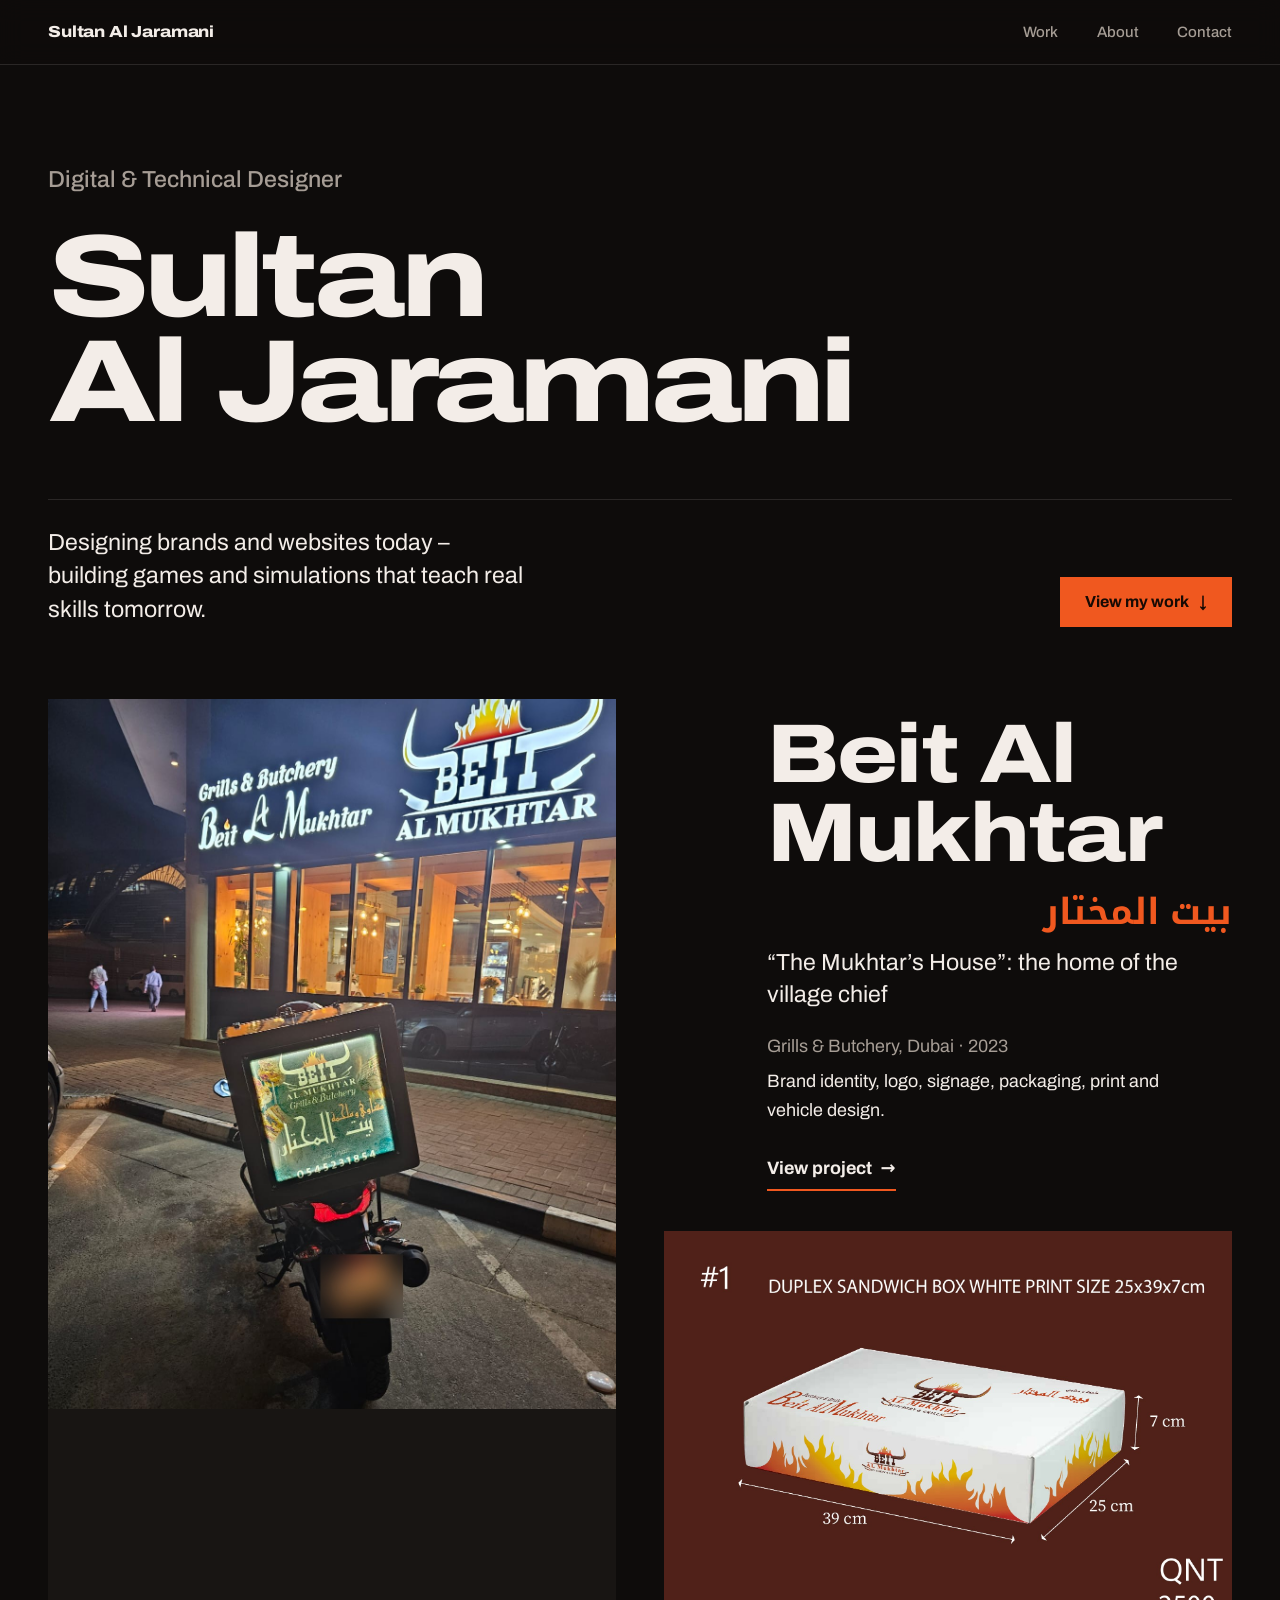
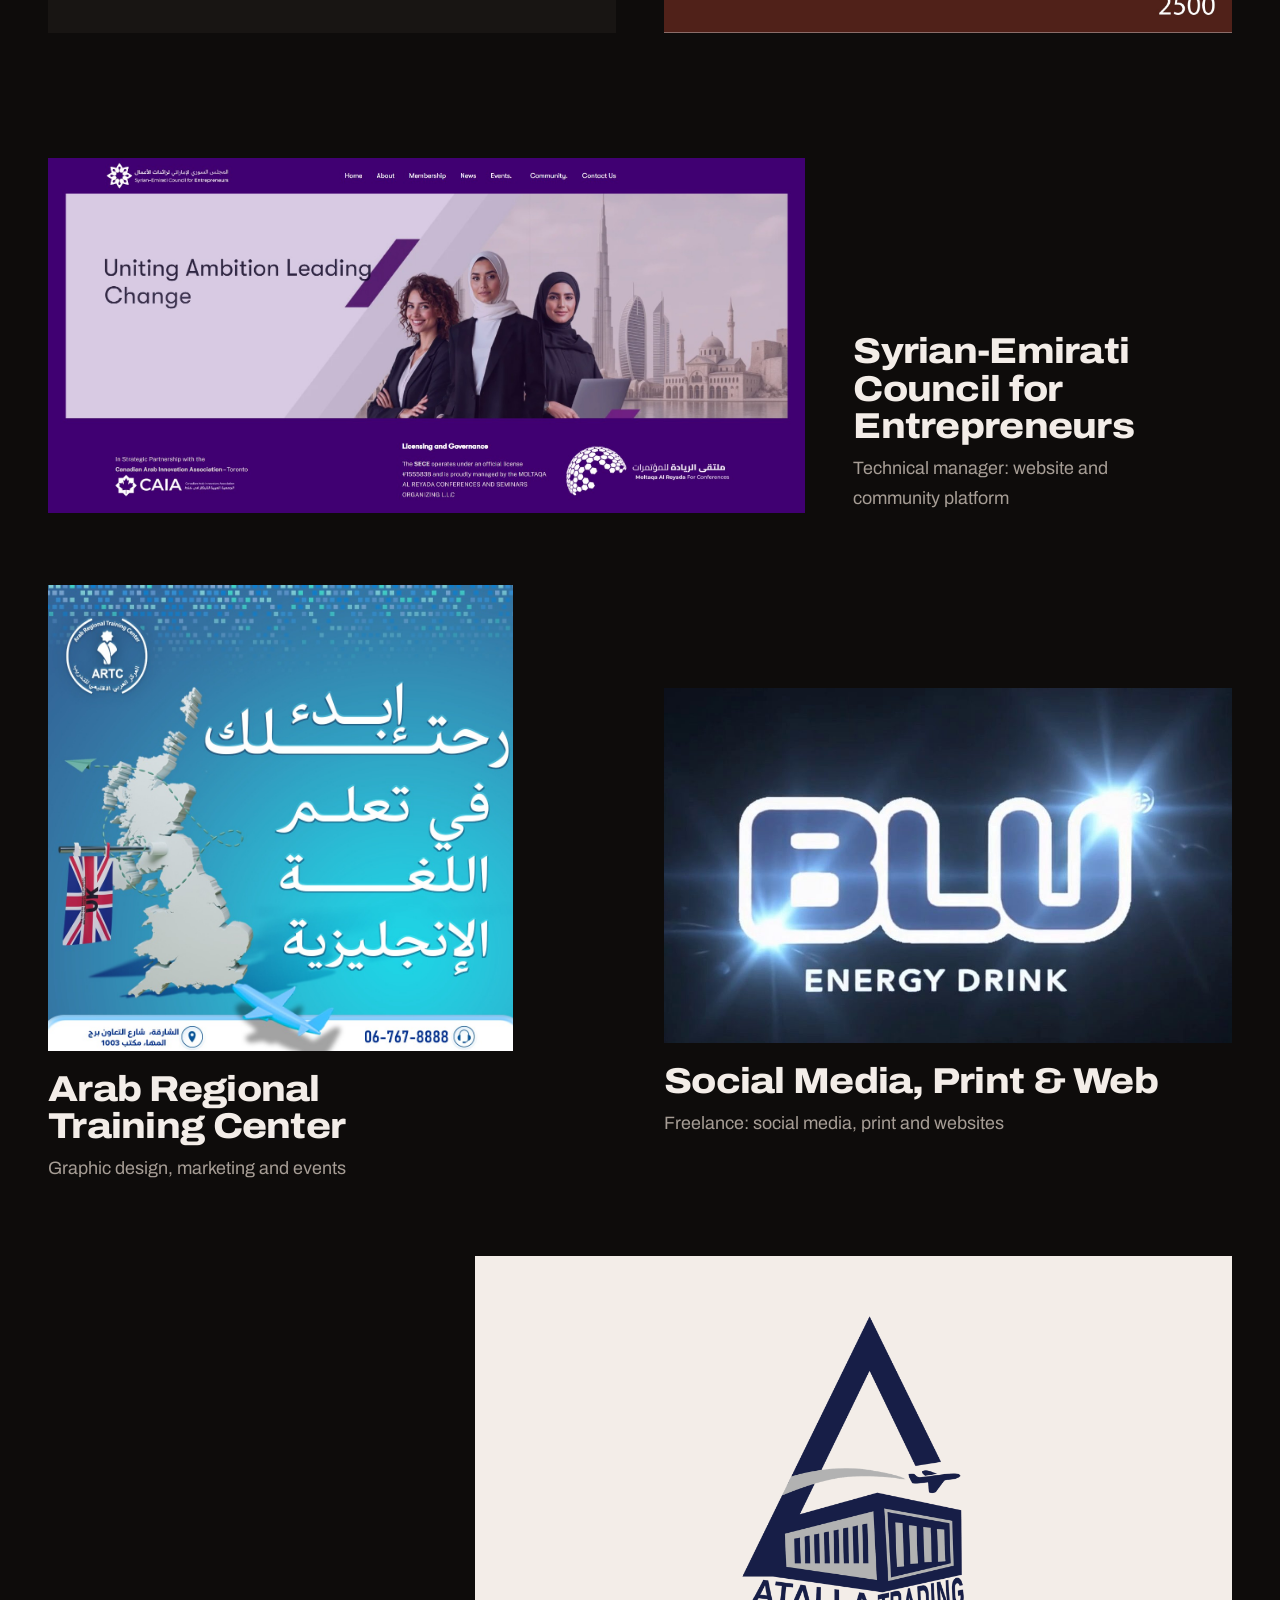
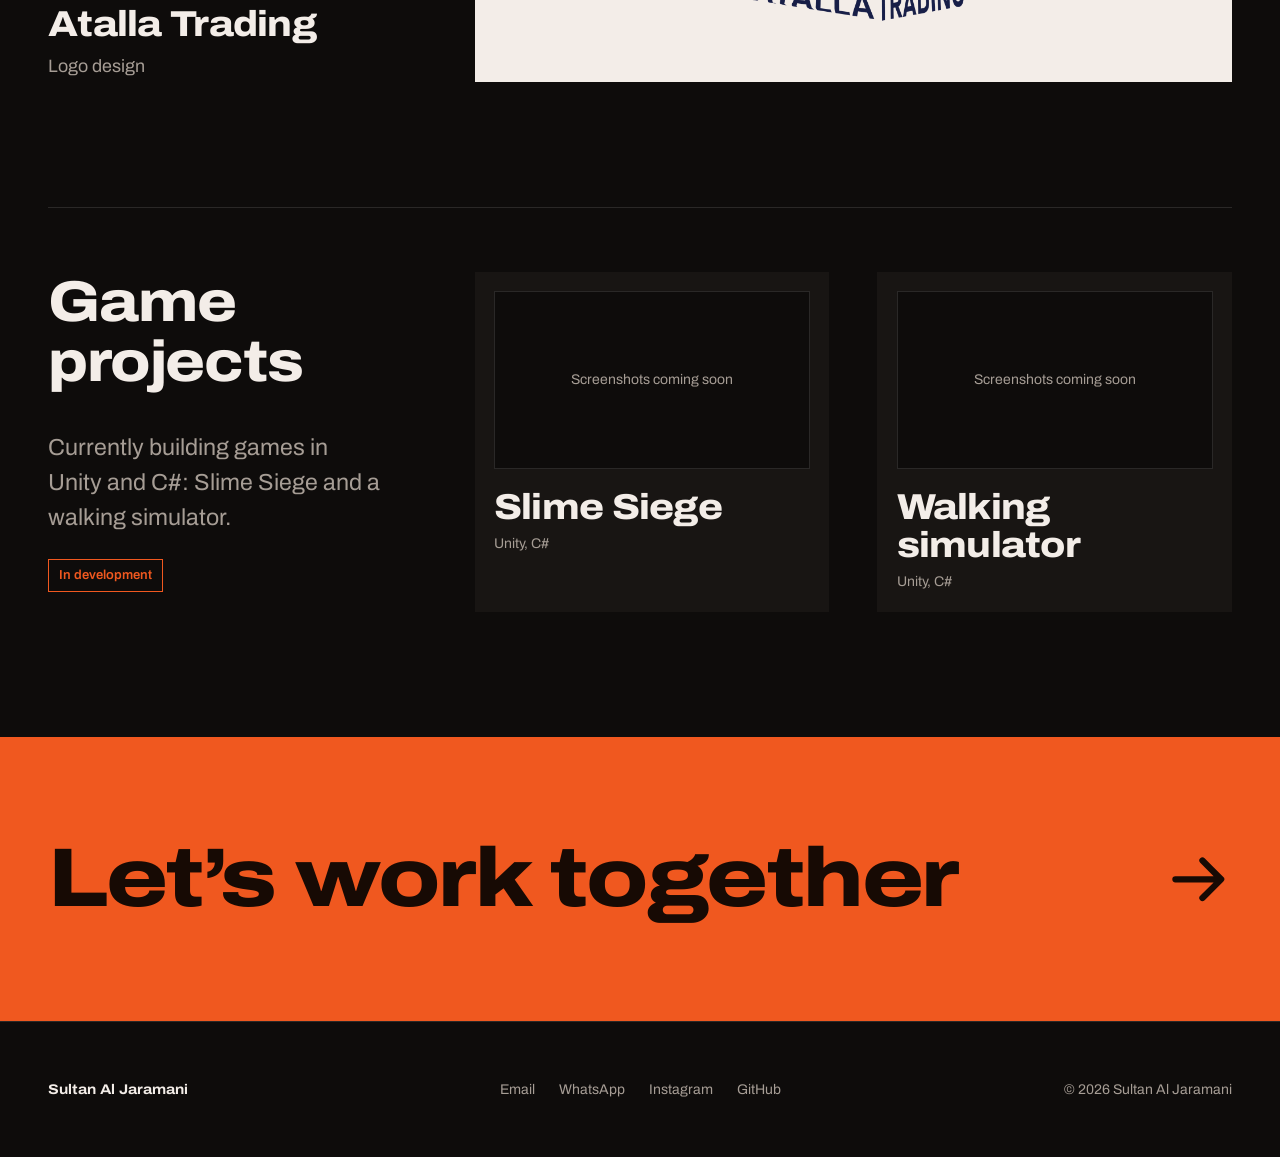
<file: index.html>
<!DOCTYPE html>
<html lang="en">
<head>
  <!-- ======================================================
       HEAD: information for the browser and for Google /
       social media. Visitors don't see this part.
       ====================================================== -->
  <meta charset="utf-8">
  <meta name="viewport" content="width=device-width, initial-scale=1">

  <!-- SEO: the title shows in the browser tab and in Google results -->
  <title>Sultan Al Jaramani | Digital &amp; Technical Designer</title>
  <meta name="description" content="Portfolio of Sultan Al Jaramani, Digital &amp; Technical Designer. Brand identity, websites, social media and print design for businesses in the UAE and the Netherlands.">
  <link rel="canonical" href="https://sultan200355.github.io/">

  <!-- SOCIAL SHARING (Open Graph): the preview card on WhatsApp, LinkedIn, Facebook -->
  <meta property="og:type" content="website">
  <meta property="og:site_name" content="Sultan Al Jaramani">
  <meta property="og:title" content="Sultan Al Jaramani | Digital &amp; Technical Designer">
  <meta property="og:description" content="Designing brands and websites today – building games and simulations that teach real skills tomorrow.">
  <meta property="og:url" content="https://sultan200355.github.io/">
  <meta property="og:image" content="https://sultan200355.github.io/images/og-image.jpg">
  <meta property="og:image:width" content="1200">
  <meta property="og:image:height" content="630">
  <meta property="og:image:alt" content="The Beit Al Mukhtar restaurant sign at night">
  <meta name="twitter:card" content="summary_large_image">

  <meta name="theme-color" content="#0e0c0b">
  <link rel="icon" href="favicon.svg" type="image/svg+xml">

  <!-- Start loading the main font early, so text appears in the right font faster -->
  <link rel="preload" href="fonts/archivo-latin.woff2" as="font" type="font/woff2" crossorigin>
  <link rel="stylesheet" href="css/style.css">

  <!-- Tells the CSS that JavaScript is working (used for the fade-in effect) -->
  <script>document.documentElement.classList.add("js");</script>
  <script src="js/main.js" defer></script>

  <!-- Structured data: helps Google understand this site is about a person -->
  <script type="application/ld+json">
  {
    "@context": "https://schema.org",
    "@type": "Person",
    "name": "Sultan Al Jaramani",
    "jobTitle": "Digital & Technical Designer",
    "url": "https://sultan200355.github.io/",
    "email": "mailto:sultanaljaramani@gmail.com",
    "sameAs": ["https://www.instagram.com/jaramani1/", "https://github.com/sultan200355"]
  }
  </script>
</head>

<body>
  <a class="skip-link" href="#main">Skip to content</a>

  <!-- ======================================================
       HEADER (same on every page)
       aria-current="page" marks the page you are on.
       ====================================================== -->
  <header class="site-header">
    <div class="container site-header__inner">
      <a class="site-logo" href="index.html" aria-label="Sultan Al Jaramani, home">Sultan<span class="site-logo__last"> Al Jaramani</span></a>
      <nav class="site-nav" aria-label="Main">
        <ul class="site-nav__list">
          <li><a href="index.html#work">Work</a></li>
          <li><a href="about.html">About</a></li>
          <li><a href="contact.html">Contact</a></li>
        </ul>
      </nav>
    </div>
  </header>

  <main id="main">

    <!-- ====================================================
         HERO: your name, title and tagline
         ==================================================== -->
    <section class="hero">
      <div class="container">
        <p class="hero__role">Digital &amp; Technical Designer</p>
        <h1 class="hero__name"><span>Sultan</span> <span>Al&nbsp;Jaramani</span></h1>
        <div class="hero__footer">
          <p class="hero__tagline">Designing brands and websites today – building games and simulations that teach real skills tomorrow.</p>
          <a class="btn btn--primary" href="#work">View my work <span class="btn__arrow" aria-hidden="true">&darr;</span></a>
        </div>
      </div>
    </section>

    <!-- ====================================================
         WORK
         ==================================================== -->
    <section id="work" aria-labelledby="work-title">
      <h2 id="work-title" class="sr-only">Selected work</h2>

      <!-- FEATURED PROJECT: Beit Al Mukhtar, shown big -->
      <article class="featured">
        <div class="container featured__grid">
          <a class="media featured__main reveal" href="projects/beit-al-mukhtar.html" tabindex="-1" aria-hidden="true">
            <!-- No loading="lazy" here: this photo is near the top, so it should load right away -->
            <img src="images/beit-al-mukhtar/facade-real-night-delivery.jpg"
                 width="1200" height="1600"
                 alt="Beit Al Mukhtar restaurant at night, with the lit-up sign and a branded delivery box on a motorbike">
          </a>

          <div class="featured__body reveal">
            <h3 class="featured__title">Beit Al Mukhtar</h3>
            <p class="featured__ar" lang="ar" dir="rtl">بيت المختار</p>
            <p class="featured__meaning">&ldquo;The Mukhtar&rsquo;s House&rdquo;: the home of the village chief</p>
            <p class="featured__meta">Grills &amp; Butchery, Dubai · 2023</p>
            <p class="featured__role">Brand identity, logo, signage, packaging, print and vehicle design.</p>
            <a class="link-arrow featured__link" href="projects/beit-al-mukhtar.html">View project <span class="btn__arrow" aria-hidden="true">&rarr;</span></a>
          </div>

          <a class="media featured__second reveal" href="projects/beit-al-mukhtar.html" tabindex="-1" aria-hidden="true">
            <img src="images/beit-al-mukhtar/packaging/packaging-02.jpg"
                 width="1754" height="1241"
                 loading="lazy" decoding="async"
                 alt="Beit Al Mukhtar sandwich box with the logo and printed flames">
          </a>
        </div>
      </article>

      <!-- OTHER PROJECTS -->
      <div class="container work-grid">

        <article class="card card--wide reveal">
          <div class="media card__media">
            <img src="images/syrian-emirati-council/home-desktop.jpg"
                 width="1909" height="897"
                 loading="lazy" decoding="async"
                 alt="Home page of the Syrian-Emirati Council for Entrepreneurs website on desktop">
          </div>
          <div class="card__body">
            <h3 class="card__title"><a href="projects/syrian-emirati-council.html">Syrian-Emirati Council for Entrepreneurs</a></h3>
            <p class="card__meta">Technical manager: website and community platform</p>
          </div>
        </article>

        <article class="card card--left reveal">
          <div class="media card__media">
            <img class="ratio-1x1" src="images/artc/post-english-course.jpg"
                 width="1080" height="1080"
                 loading="lazy" decoding="async"
                 alt="ARTC social media post in Arabic inviting people to start learning English, with a 3D map of the UK and a British flag">
          </div>
          <div class="card__body">
            <h3 class="card__title"><a href="projects/artc.html">Arab Regional Training Center</a></h3>
            <p class="card__meta">Graphic design, marketing and events</p>
          </div>
        </article>

        <article class="card card--right reveal">
          <div class="media card__media">
            <img src="images/social-media/blu-energy-drink-endcard.jpg"
                 width="1080" height="685"
                 loading="lazy" decoding="async"
                 alt="The glowing BLU Energy Drink logo from the end of a video ad">
          </div>
          <div class="card__body">
            <h3 class="card__title"><a href="projects/social-media.html">Social Media, Print &amp; Web</a></h3>
            <p class="card__meta">Freelance: social media, print and websites</p>
          </div>
        </article>

        <!-- card--flip puts the image on the right on wide screens -->
        <article class="card card--wide card--flip reveal">
          <div class="media card__media">
            <div class="logo-panel">
              <img class="logo-panel__img" src="images/atalla-trading/logo.png"
                   width="908" height="1200"
                   loading="lazy" decoding="async"
                   alt="Atalla Trading logo: a large letter A with a shipping container, a cargo plane and the words Atalla Trading, in navy and grey">
            </div>
          </div>
          <div class="card__body">
            <h3 class="card__title"><a href="projects/atalla-trading.html">Atalla Trading</a></h3>
            <p class="card__meta">Logo design</p>
          </div>
        </article>

      </div>
    </section>

    <!-- ====================================================
         GAME PROJECTS: coming soon
         ==================================================== -->
    <section class="games" aria-labelledby="games-title">
      <div class="container games__grid">
        <div class="games__intro reveal">
          <h2 id="games-title" class="section-title">Game projects</h2>
          <p>Currently building games in Unity and C#: Slime Siege and a walking simulator.</p>
          <span class="status">In development</span>
        </div>

        <!-- When you have a screenshot, replace the <div class="soon">...</div> with an <img>
             (see GUIDE.md, section 3c), and add a sentence about the game under the title. -->
        <ul class="games__list">
          <li class="game-card reveal">
            <div class="soon" aria-hidden="true">Screenshots coming soon</div>
            <h3 class="game-card__title">Slime Siege</h3>
            <p class="game-card__meta">Unity, C#</p>
          </li>
          <li class="game-card reveal">
            <div class="soon" aria-hidden="true">Screenshots coming soon</div>
            <h3 class="game-card__title">Walking simulator</h3>
            <p class="game-card__meta">Unity, C#</p>
          </li>
        </ul>
      </div>
    </section>

    <!-- ====================================================
         CALL TO ACTION: the orange band
         ==================================================== -->
    <section class="cta">
      <div class="container">
        <a class="cta__link" href="contact.html">
          <h2 class="cta__title">Let&rsquo;s work together</h2>
          <svg class="icon-arrow cta__arrow" viewBox="0 0 256 256" aria-hidden="true"><path d="M224.49,136.49l-72,72a12,12,0,0,1-17-17L187,140H40a12,12,0,0,1,0-24H187L135.51,64.48a12,12,0,0,1,17-17l72,72A12,12,0,0,1,224.49,136.49Z"/></svg>
        </a>
      </div>
    </section>

  </main>

  <!-- ======================================================
       FOOTER (same on every page)
       ====================================================== -->
  <footer class="site-footer">
    <div class="container site-footer__inner">
      <p class="site-footer__name">Sultan Al Jaramani</p>
      <ul class="site-footer__links">
        <li><a href="mailto:sultanaljaramani@gmail.com">Email</a></li>
        <li><a href="https://wa.me/31627978590">WhatsApp</a></li>
        <li><a href="https://www.instagram.com/jaramani1/">Instagram</a></li>
        <li><a href="https://github.com/sultan200355">GitHub</a></li>
        <!-- LinkedIn hidden until you have your profile link:
        <li><a href="https://www.linkedin.com/in/YOUR-PROFILE/">LinkedIn</a></li> -->
      </ul>
      <p class="site-footer__copy">&copy; <span data-year>2026</span> Sultan Al Jaramani</p>
    </div>
  </footer>
</body>
</html>
</file>
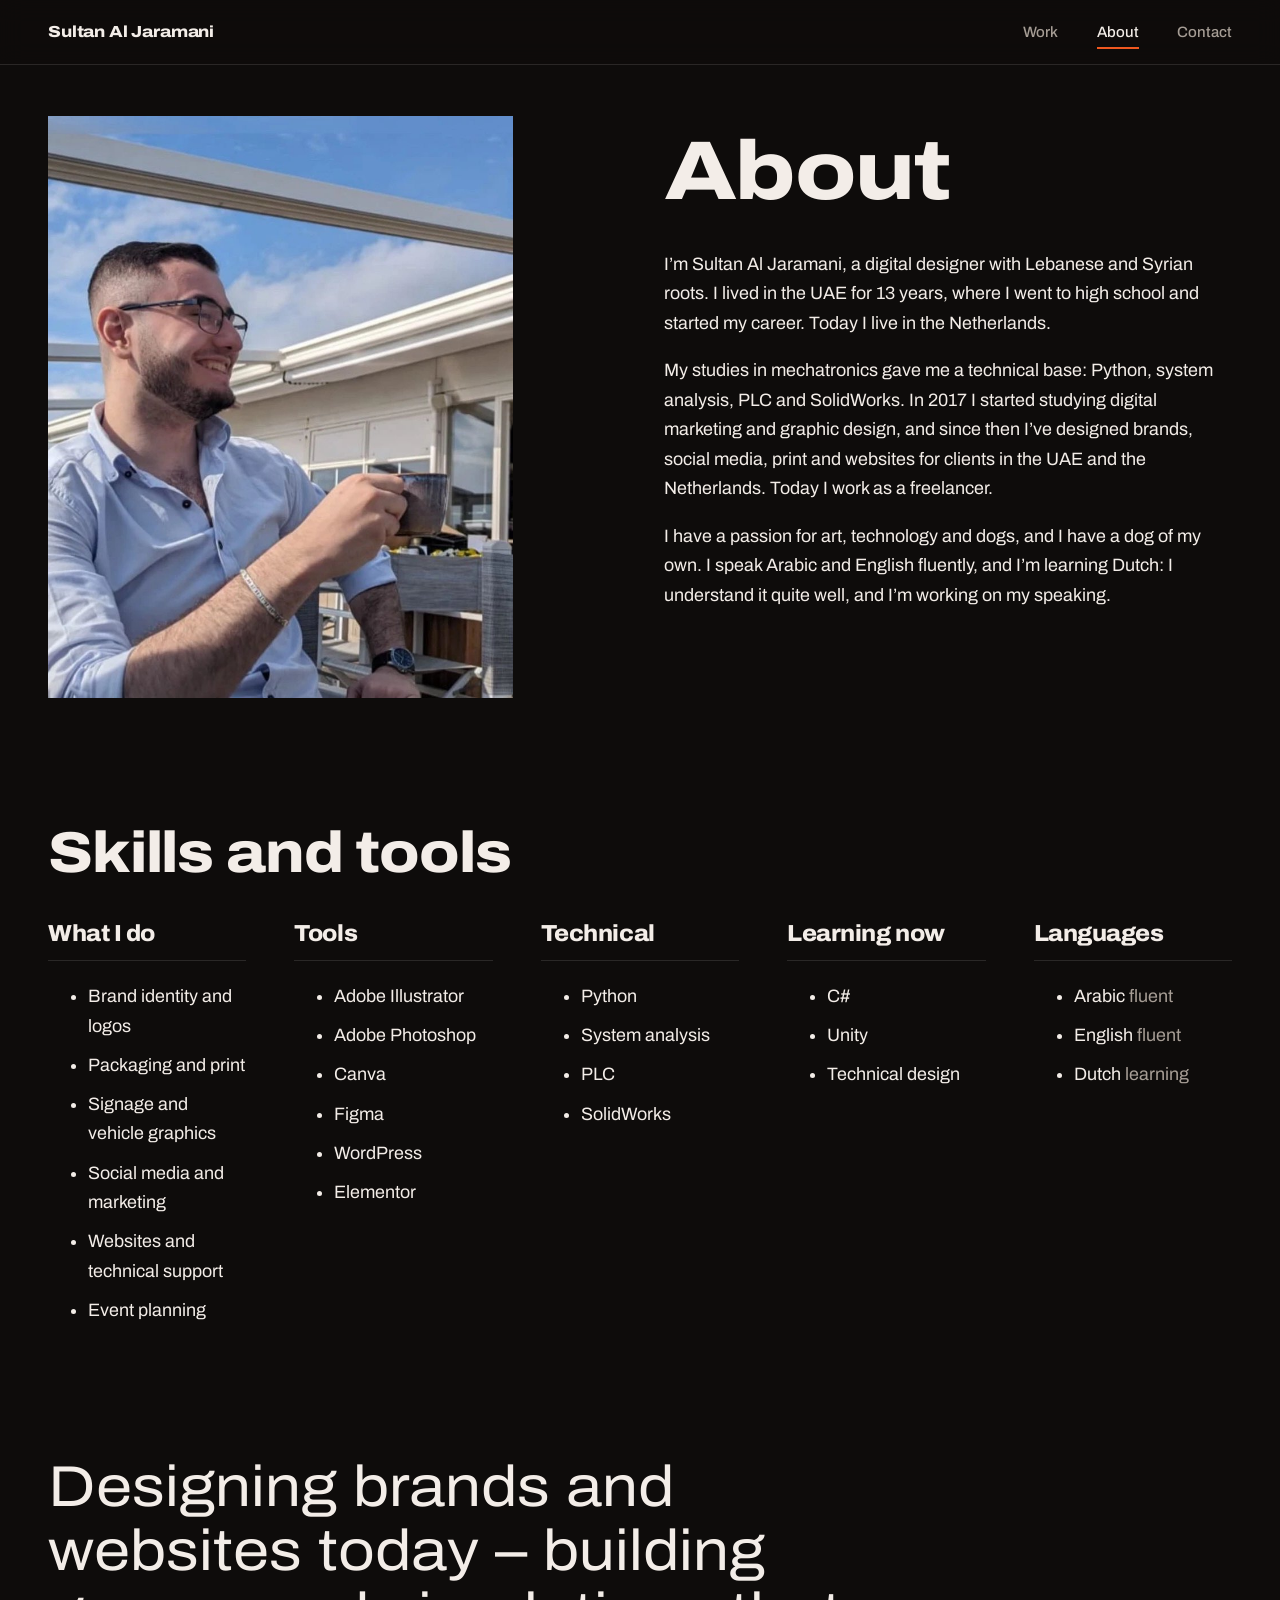
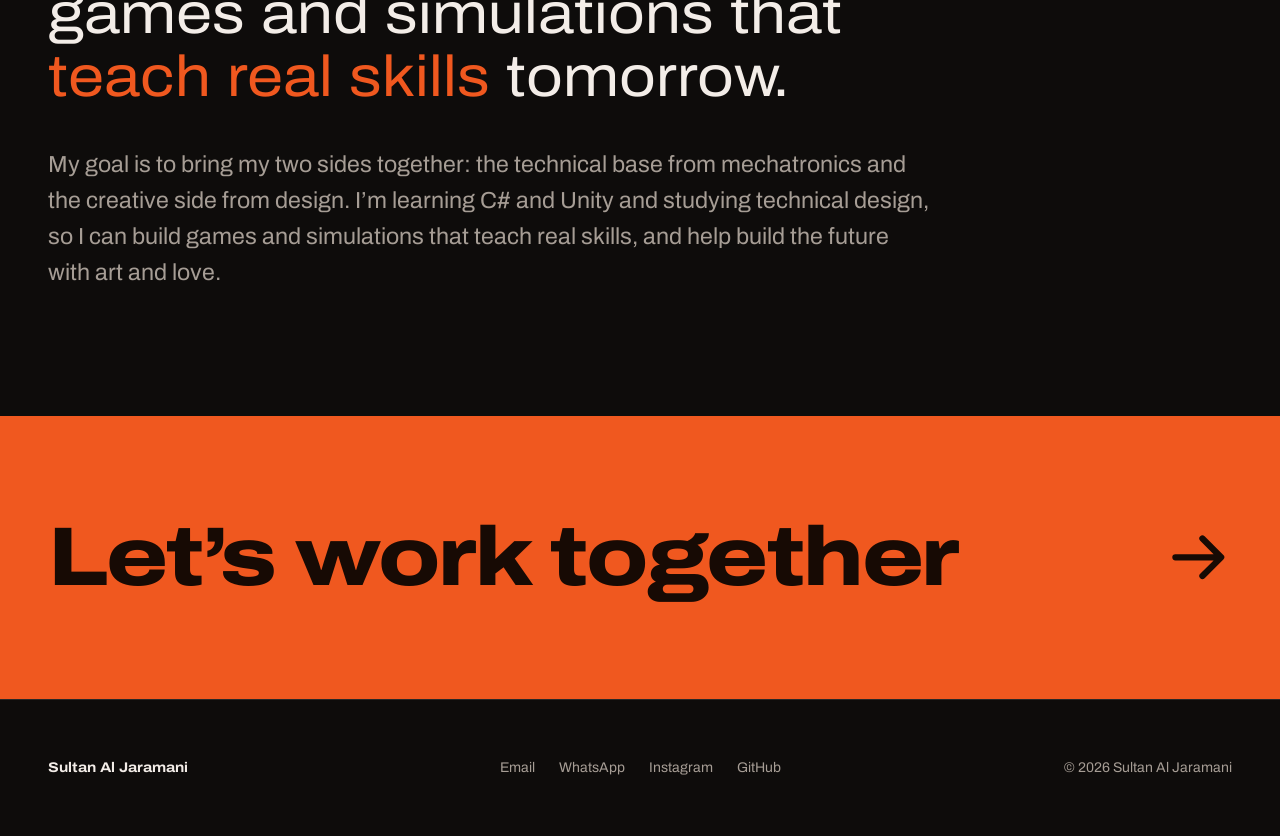
<file: about.html>
<!DOCTYPE html>
<html lang="en">
<head>
  <meta charset="utf-8">
  <meta name="viewport" content="width=device-width, initial-scale=1">

  <title>About | Sultan Al Jaramani</title>
  <meta name="description" content="About Sultan Al Jaramani, Digital &amp; Technical Designer: brand identity, websites, social media and print, now learning C#, Unity and technical design.">
  <link rel="canonical" href="https://sultan200355.github.io/about.html">

  <meta property="og:type" content="profile">
  <meta property="og:site_name" content="Sultan Al Jaramani">
  <meta property="og:title" content="About | Sultan Al Jaramani">
  <meta property="og:description" content="Digital &amp; Technical Designer.">
  <meta property="og:url" content="https://sultan200355.github.io/about.html">
  <meta property="og:image" content="https://sultan200355.github.io/images/og-image.jpg">
  <meta property="og:image:width" content="1200">
  <meta property="og:image:height" content="630">
  <meta name="twitter:card" content="summary_large_image">

  <meta name="theme-color" content="#0e0c0b">
  <link rel="icon" href="favicon.svg" type="image/svg+xml">
  <link rel="preload" href="fonts/archivo-latin.woff2" as="font" type="font/woff2" crossorigin>
  <link rel="stylesheet" href="css/style.css">
  <script>document.documentElement.classList.add("js");</script>
  <script src="js/main.js" defer></script>
</head>

<body>
  <a class="skip-link" href="#main">Skip to content</a>

  <!-- HEADER (same on every page) -->
  <header class="site-header">
    <div class="container site-header__inner">
      <a class="site-logo" href="index.html" aria-label="Sultan Al Jaramani, home">Sultan<span class="site-logo__last"> Al Jaramani</span></a>
      <nav class="site-nav" aria-label="Main">
        <ul class="site-nav__list">
          <li><a href="index.html#work">Work</a></li>
          <li><a href="about.html" aria-current="page">About</a></li>
          <li><a href="contact.html">Contact</a></li>
        </ul>
      </nav>
    </div>
  </header>

  <main id="main">

    <!-- 1. PHOTO + ABOUT TEXT -->
    <section class="about-hero">
      <div class="container about-hero__grid">
        <div class="about-hero__photo">
          <!-- YOUR PHOTO: to change it, replace images/about/sultan.jpg with a new portrait
               (taller than wide) and update width/height below. -->
          <img src="images/about/sultan.jpg"
               width="819" height="1024"
               fetchpriority="high"
               alt="Sultan Al Jaramani smiling with a cup of coffee on a sunny terrace">
        </div>

        <div class="about-hero__text">
          <h1 class="about-hero__title">About</h1>
          <div class="about-hero__body">
            <p>I&rsquo;m Sultan Al Jaramani, a digital designer with Lebanese and Syrian roots. I lived in the UAE for 13 years, where I went to high school and started my career. Today I live in the Netherlands.</p>
            <p>My studies in mechatronics gave me a technical base: Python, system analysis, PLC and SolidWorks. In 2017 I started studying digital marketing and graphic design, and since then I&rsquo;ve designed brands, social media, print and websites for clients in the UAE and the Netherlands. Today I work as a freelancer.</p>
            <p>I have a passion for art, technology and dogs, and I have a dog of my own. I speak Arabic and English fluently, and I&rsquo;m learning Dutch: I understand it quite well, and I&rsquo;m working on my speaking.</p>
          </div>
        </div>
      </div>
    </section>

    <!-- 2. SKILLS, TOOLS AND LANGUAGES -->
    <section class="about-section reveal" aria-labelledby="skills-title">
      <div class="container">
        <h2 id="skills-title" class="section-title">Skills and tools</h2>
        <div class="skills">
          <div class="skills__group">
            <h3>What I do</h3>
            <ul>
              <li>Brand identity and logos</li>
              <li>Packaging and print</li>
              <li>Signage and vehicle graphics</li>
              <li>Social media and marketing</li>
              <li>Websites and technical support</li>
              <li>Event planning</li>
            </ul>
          </div>
          <div class="skills__group">
            <h3>Tools</h3>
            <ul>
              <li>Adobe Illustrator</li>
              <li>Adobe Photoshop</li>
              <li>Canva</li>
              <li>Figma</li>
              <li>WordPress</li>
              <li>Elementor</li>
            </ul>
          </div>
          <div class="skills__group">
            <h3>Technical</h3>
            <ul>
              <li>Python</li>
              <li>System analysis</li>
              <li>PLC</li>
              <li>SolidWorks</li>
            </ul>
          </div>
          <div class="skills__group">
            <h3>Learning now</h3>
            <ul>
              <li>C#</li>
              <li>Unity</li>
              <li>Technical design</li>
            </ul>
          </div>
          <div class="skills__group">
            <h3>Languages</h3>
            <ul>
              <li>Arabic <span class="skills__note">fluent</span></li>
              <li>English <span class="skills__note">fluent</span></li>
              <li>Dutch <span class="skills__note">learning</span></li>
            </ul>
          </div>
        </div>
      </div>
    </section>

    <!-- 3. MY GOAL -->
    <section class="goal reveal" aria-labelledby="goal-title">
      <div class="container">
        <h2 id="goal-title" class="sr-only">My goal</h2>
        <p class="goal__statement">Designing brands and websites today – building games and simulations that <em>teach real skills</em> tomorrow.</p>
        <div class="goal__text">
          <p>My goal is to bring my two sides together: the technical base from mechatronics and the creative side from design. I&rsquo;m learning C# and Unity and studying technical design, so I can build games and simulations that teach real skills, and help build the future with art and love.</p>
        </div>
      </div>
    </section>

    <!-- 4. CALL TO ACTION -->
    <section class="cta">
      <div class="container">
        <a class="cta__link" href="contact.html">
          <h2 class="cta__title">Let&rsquo;s work together</h2>
          <svg class="icon-arrow cta__arrow" viewBox="0 0 256 256" aria-hidden="true"><path d="M224.49,136.49l-72,72a12,12,0,0,1-17-17L187,140H40a12,12,0,0,1,0-24H187L135.51,64.48a12,12,0,0,1,17-17l72,72A12,12,0,0,1,224.49,136.49Z"/></svg>
        </a>
      </div>
    </section>

  </main>

  <!-- FOOTER (same on every page) -->
  <footer class="site-footer">
    <div class="container site-footer__inner">
      <p class="site-footer__name">Sultan Al Jaramani</p>
      <ul class="site-footer__links">
        <li><a href="mailto:sultanaljaramani@gmail.com">Email</a></li>
        <li><a href="https://wa.me/31627978590">WhatsApp</a></li>
        <li><a href="https://www.instagram.com/jaramani1/">Instagram</a></li>
        <li><a href="https://github.com/sultan200355">GitHub</a></li>
        <!-- LinkedIn hidden until you have your profile link:
        <li><a href="https://www.linkedin.com/in/YOUR-PROFILE/">LinkedIn</a></li> -->
      </ul>
      <p class="site-footer__copy">&copy; <span data-year>2026</span> Sultan Al Jaramani</p>
    </div>
  </footer>
</body>
</html>
</file>
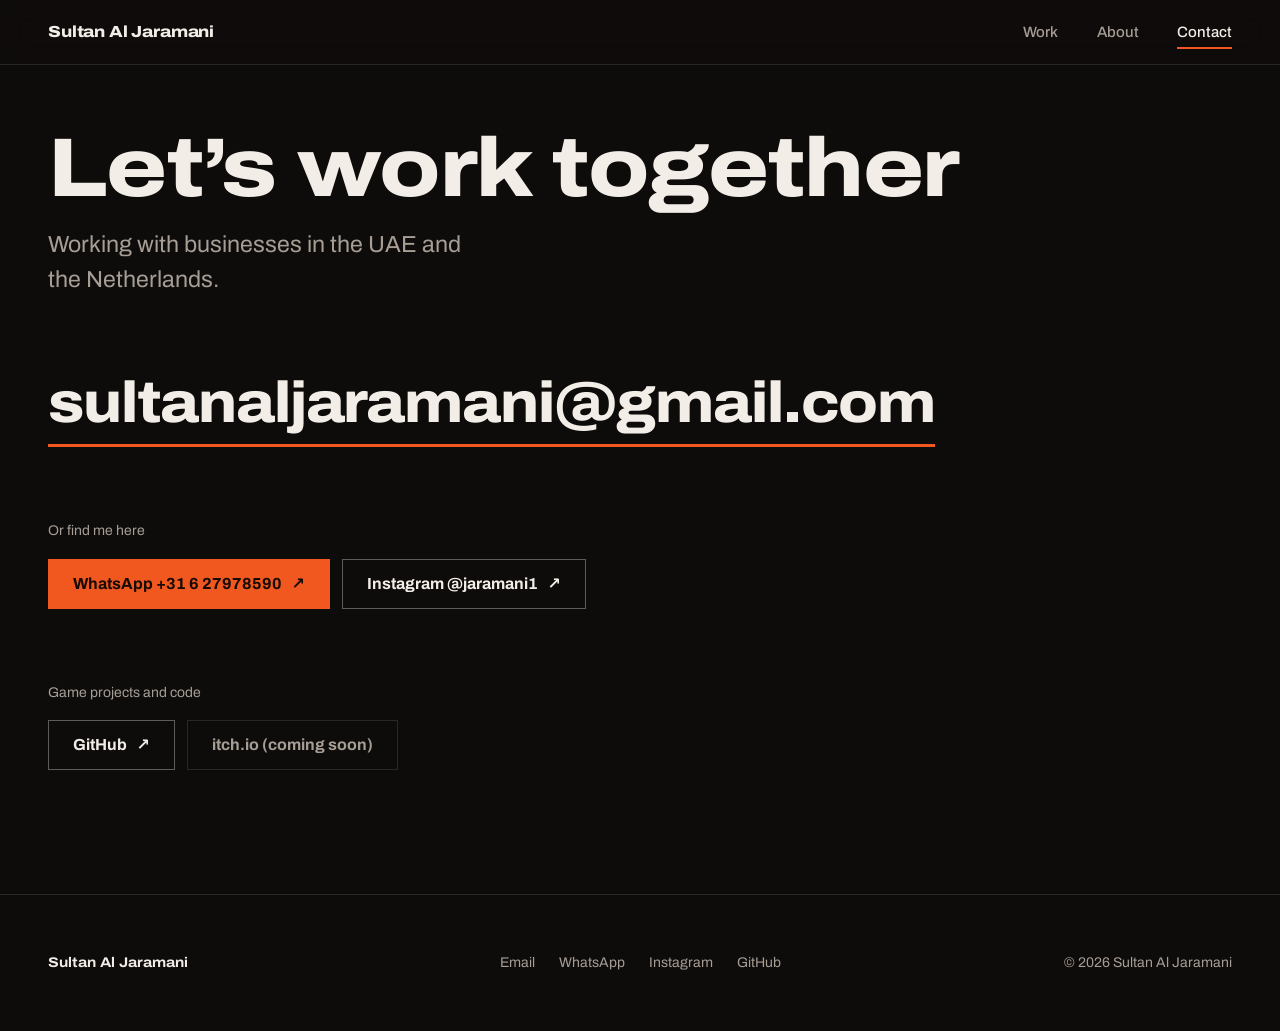
<file: contact.html>
<!DOCTYPE html>
<html lang="en">
<head>
  <meta charset="utf-8">
  <meta name="viewport" content="width=device-width, initial-scale=1">

  <title>Contact | Sultan Al Jaramani</title>
  <meta name="description" content="Contact Sultan Al Jaramani, Digital &amp; Technical Designer, by email, WhatsApp, Instagram or LinkedIn.">
  <link rel="canonical" href="https://sultan200355.github.io/contact.html">

  <meta property="og:type" content="website">
  <meta property="og:site_name" content="Sultan Al Jaramani">
  <meta property="og:title" content="Contact | Sultan Al Jaramani">
  <meta property="og:description" content="Let's work together.">
  <meta property="og:url" content="https://sultan200355.github.io/contact.html">
  <meta property="og:image" content="https://sultan200355.github.io/images/og-image.jpg">
  <meta property="og:image:width" content="1200">
  <meta property="og:image:height" content="630">
  <meta name="twitter:card" content="summary_large_image">

  <meta name="theme-color" content="#0e0c0b">
  <link rel="icon" href="favicon.svg" type="image/svg+xml">
  <link rel="preload" href="fonts/archivo-latin.woff2" as="font" type="font/woff2" crossorigin>
  <link rel="stylesheet" href="css/style.css">
  <script>document.documentElement.classList.add("js");</script>
  <script src="js/main.js" defer></script>
</head>

<body>
  <a class="skip-link" href="#main">Skip to content</a>

  <!-- HEADER (same on every page) -->
  <header class="site-header">
    <div class="container site-header__inner">
      <a class="site-logo" href="index.html" aria-label="Sultan Al Jaramani, home">Sultan<span class="site-logo__last"> Al Jaramani</span></a>
      <nav class="site-nav" aria-label="Main">
        <ul class="site-nav__list">
          <li><a href="index.html#work">Work</a></li>
          <li><a href="about.html">About</a></li>
          <li><a href="contact.html" aria-current="page">Contact</a></li>
        </ul>
      </nav>
    </div>
  </header>

  <main id="main">
    <section class="contact">
      <div class="container">
        <h1 class="contact__title">Let&rsquo;s work together</h1>
        <p class="contact__intro">Working with businesses in the UAE and the Netherlands.</p>

        <!-- EMAIL: shown big, because it is the main way to reach you.
             If it changes, change it in BOTH places (the href and the text). -->
        <a class="contact__email" href="mailto:sultanaljaramani@gmail.com">sultanaljaramani@<wbr>gmail.com</a>

        <!-- BUTTONS -->
        <p class="contact__label">Or find me here</p>
        <ul class="contact__buttons">
          <!-- WhatsApp link format: https://wa.me/ followed by your number with country code,
               no plus sign, no spaces. Example for a Dutch number: https://wa.me/31612345678 -->
          <li>
            <a class="btn btn--primary" href="https://wa.me/31627978590" target="_blank" rel="noopener">
              WhatsApp +31 6 27978590 <span class="btn__arrow btn__arrow--out" aria-hidden="true">&nearr;</span><span class="sr-only"> (opens in a new tab)</span>
            </a>
          </li>
          <li>
            <a class="btn btn--ghost" href="https://www.instagram.com/jaramani1/" target="_blank" rel="noopener">
              Instagram @jaramani1 <span class="btn__arrow btn__arrow--out" aria-hidden="true">&nearr;</span><span class="sr-only"> (opens in a new tab)</span>
            </a>
          </li>
          <!-- LINKEDIN: hidden until you have your profile link. To show it, remove the
               comment marks around this block and put your link in href
               (it looks like https://www.linkedin.com/in/your-name/).
          <li>
            <a class="btn btn--ghost" href="https://www.linkedin.com/in/YOUR-PROFILE/" target="_blank" rel="noopener">
              LinkedIn <span class="btn__arrow btn__arrow--out" aria-hidden="true">&nearr;</span><span class="sr-only"> (opens in a new tab)</span>
            </a>
          </li>
          -->
        </ul>

        <!-- GAME PROJECTS AND CODE
             itch.io is not ready yet. When you have the link, change the <span ...> into a link
             like the GitHub one: <li><a class="btn btn--ghost" href="https://YOUR-NAME.itch.io" ...> -->
        <p class="contact__label">Game projects and code</p>
        <ul class="contact__buttons">
          <li>
            <a class="btn btn--ghost" href="https://github.com/sultan200355" target="_blank" rel="noopener">
              GitHub <span class="btn__arrow btn__arrow--out" aria-hidden="true">&nearr;</span><span class="sr-only"> (opens in a new tab)</span>
            </a>
          </li>
          <li><span class="btn btn--disabled" aria-disabled="true">itch.io (coming soon)</span></li>
        </ul>
      </div>
    </section>
  </main>

  <!-- FOOTER (same on every page) -->
  <footer class="site-footer">
    <div class="container site-footer__inner">
      <p class="site-footer__name">Sultan Al Jaramani</p>
      <ul class="site-footer__links">
        <li><a href="mailto:sultanaljaramani@gmail.com">Email</a></li>
        <li><a href="https://wa.me/31627978590">WhatsApp</a></li>
        <li><a href="https://www.instagram.com/jaramani1/">Instagram</a></li>
        <li><a href="https://github.com/sultan200355">GitHub</a></li>
        <!-- LinkedIn hidden until you have your profile link:
        <li><a href="https://www.linkedin.com/in/YOUR-PROFILE/">LinkedIn</a></li> -->
      </ul>
      <p class="site-footer__copy">&copy; <span data-year>2026</span> Sultan Al Jaramani</p>
    </div>
  </footer>
</body>
</html>
</file>
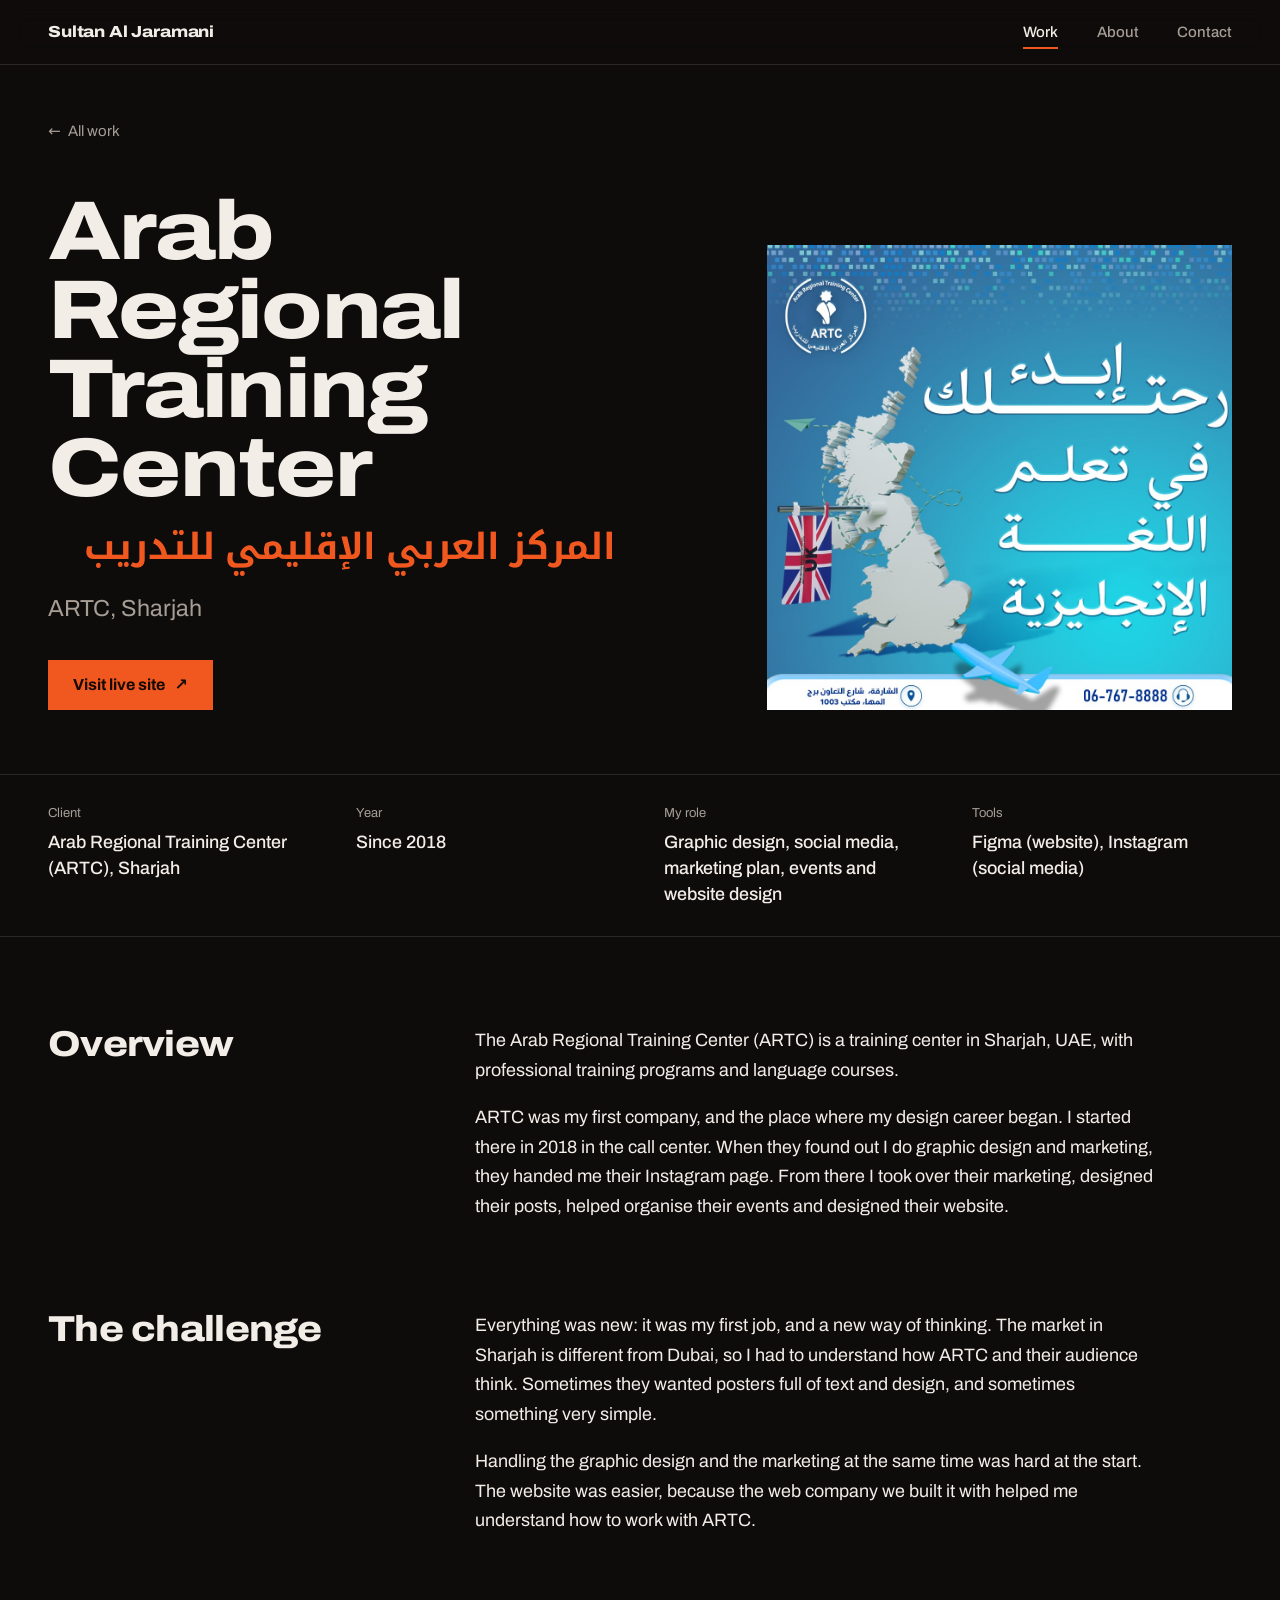
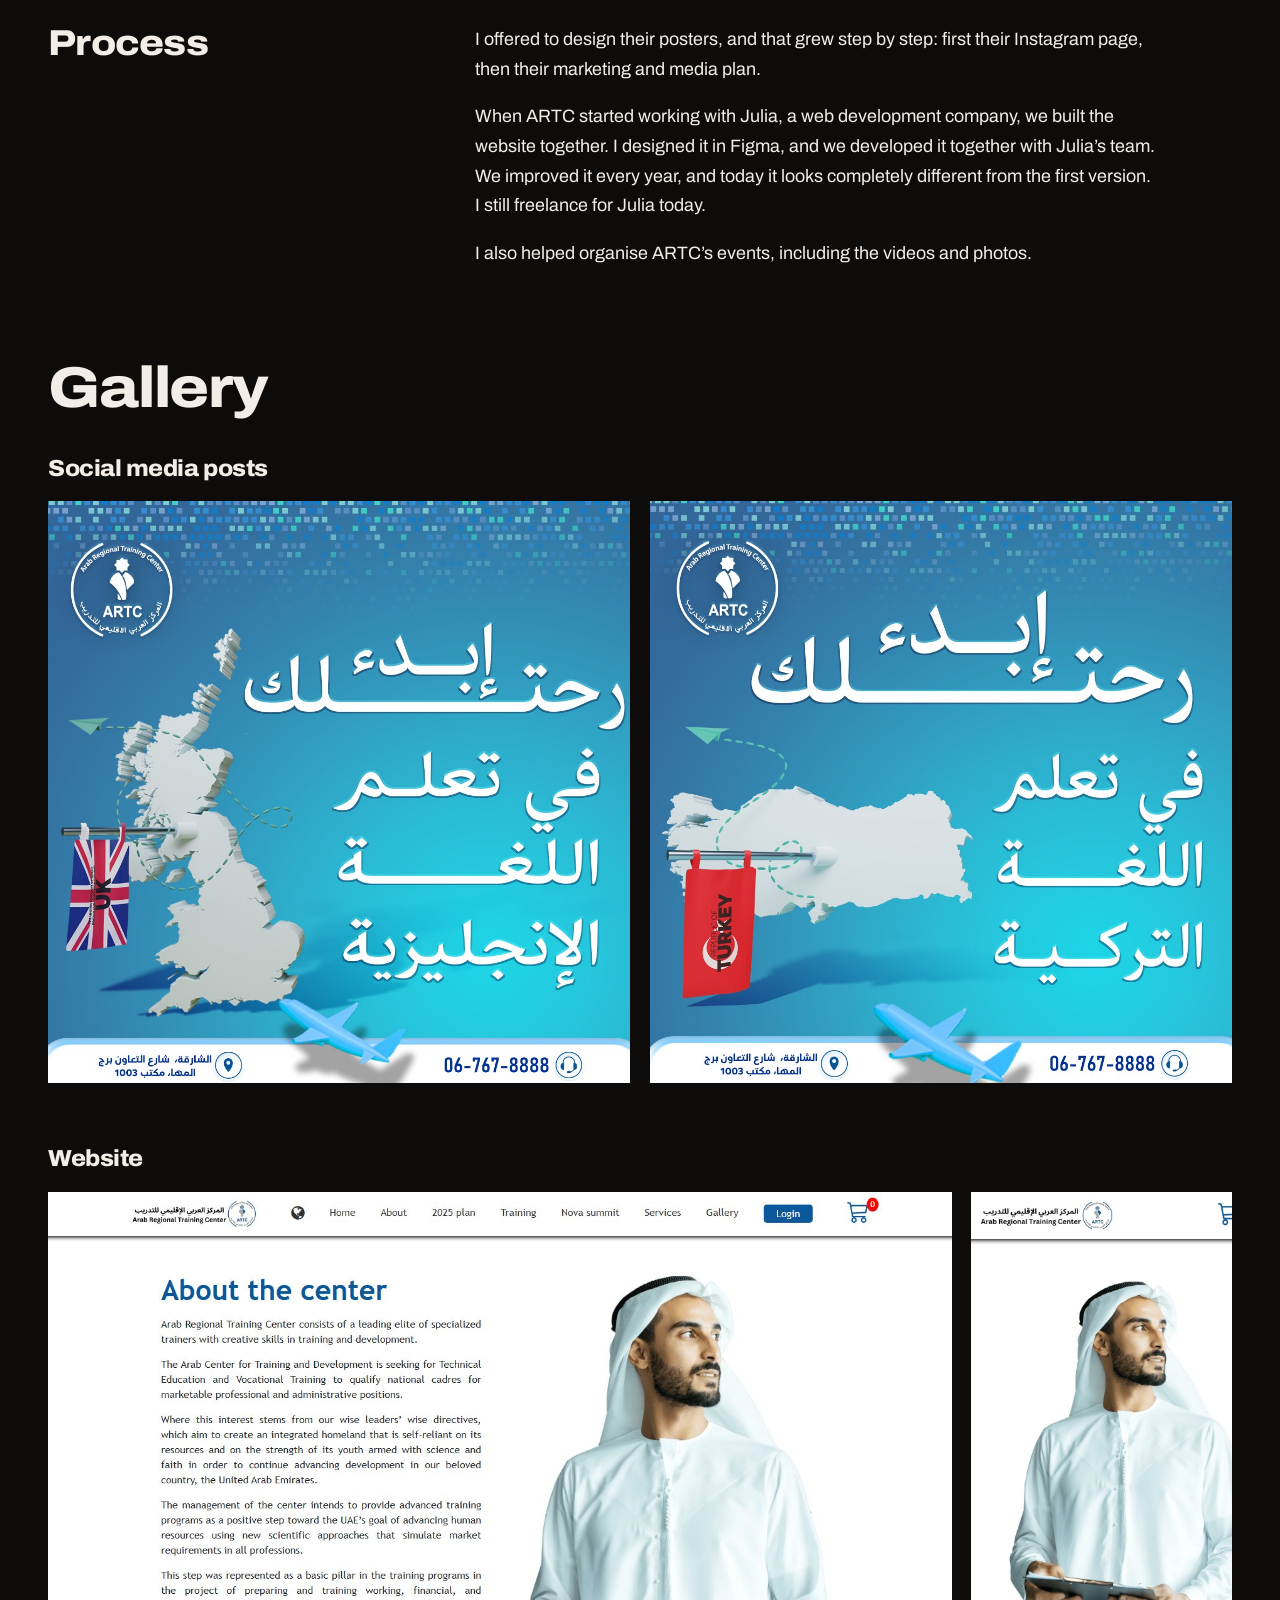
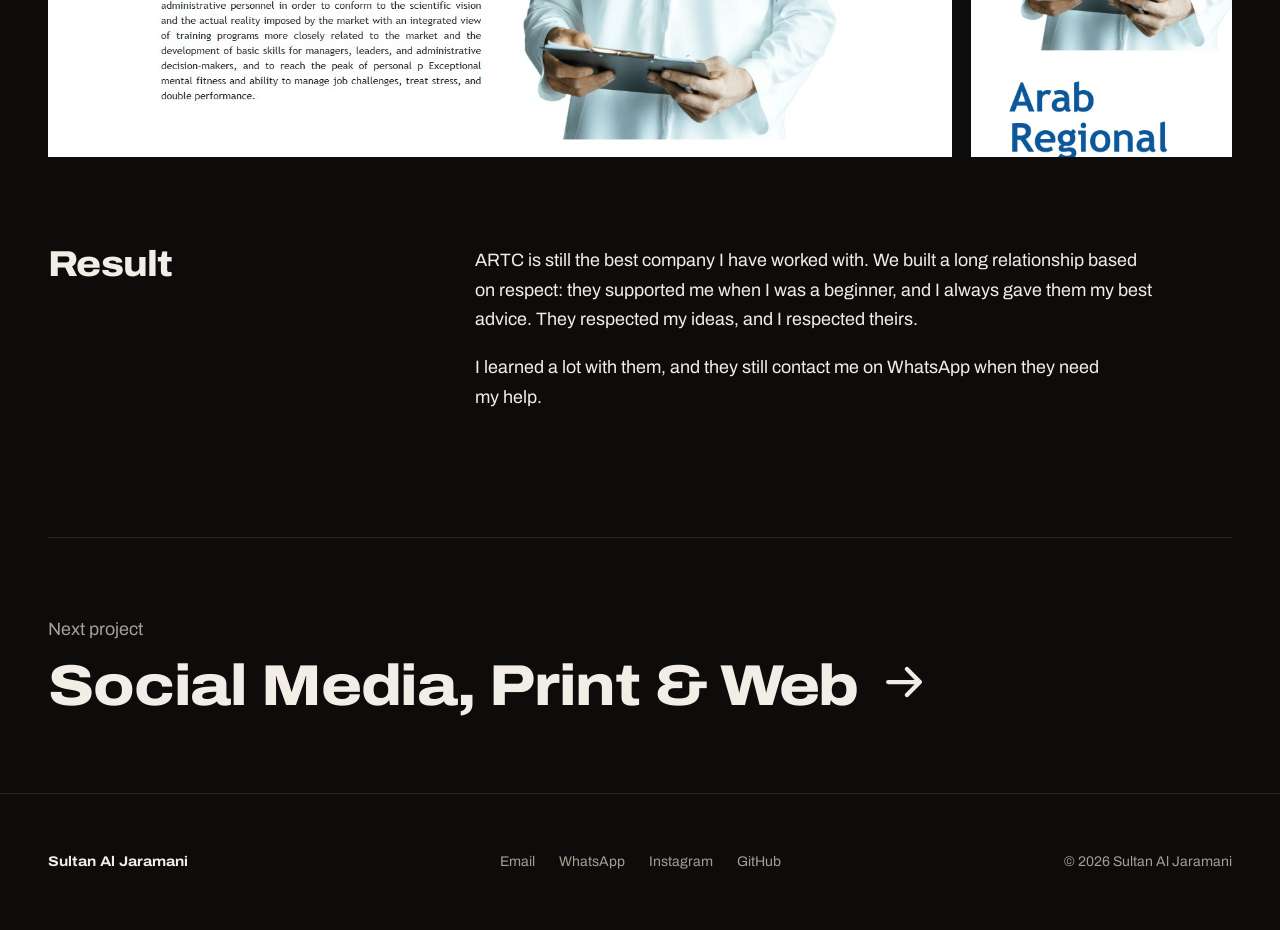
<file: projects/artc.html>
<!DOCTYPE html>
<html lang="en">
<head>
  <meta charset="utf-8">
  <meta name="viewport" content="width=device-width, initial-scale=1">

  <title>Arab Regional Training Center (ARTC) | Sultan Al Jaramani</title>
  <meta name="description" content="Graphic design, social media, marketing, events and website design for the Arab Regional Training Center (ARTC) in Sharjah, by Sultan Al Jaramani.">
  <link rel="canonical" href="https://sultan200355.github.io/projects/artc.html">

  <meta property="og:type" content="article">
  <meta property="og:site_name" content="Sultan Al Jaramani">
  <meta property="og:title" content="Arab Regional Training Center (ARTC) | Sultan Al Jaramani">
  <meta property="og:description" content="Graphic design, marketing, event planning and website work for a training center in Sharjah.">
  <meta property="og:url" content="https://sultan200355.github.io/projects/artc.html">
  <meta property="og:image" content="https://sultan200355.github.io/images/artc/post-english-course.jpg">
  <meta property="og:image:width" content="1080">
  <meta property="og:image:height" content="1080">
  <meta property="og:image:alt" content="ARTC social media post for an English course">
  <meta name="twitter:card" content="summary_large_image">

  <meta name="theme-color" content="#0e0c0b">
  <link rel="icon" href="../favicon.svg" type="image/svg+xml">
  <link rel="preload" href="../fonts/archivo-latin.woff2" as="font" type="font/woff2" crossorigin>
  <link rel="stylesheet" href="../css/style.css">
  <script>document.documentElement.classList.add("js");</script>
  <script src="../js/main.js" defer></script>
</head>

<body>
  <a class="skip-link" href="#main">Skip to content</a>

  <!-- HEADER (same on every page) -->
  <header class="site-header">
    <div class="container site-header__inner">
      <a class="site-logo" href="../index.html" aria-label="Sultan Al Jaramani, home">Sultan<span class="site-logo__last"> Al Jaramani</span></a>
      <nav class="site-nav" aria-label="Main">
        <ul class="site-nav__list">
          <li><a href="../index.html#work" aria-current="page">Work</a></li>
          <li><a href="../about.html">About</a></li>
          <li><a href="../contact.html">Contact</a></li>
        </ul>
      </nav>
    </div>
  </header>

  <main id="main">

    <!-- 1. HERO: split layout, with one of your posts on the right -->
    <header class="p-hero p-hero--split">
      <div class="container">
        <a class="back-link" href="../index.html#work"><span aria-hidden="true">&larr;</span> All work</a>
      </div>
      <div class="container p-hero__grid">
        <div class="p-hero__text">
          <h1 class="p-hero__title">Arab Regional Training Center</h1>
          <p class="p-hero__ar" lang="ar" dir="rtl">المركز العربي الإقليمي للتدريب</p>
          <p class="p-hero__sub">ARTC, Sharjah</p>
          <div class="p-hero__actions">
            <a class="btn btn--primary" href="https://artc-training.com/en/" target="_blank" rel="noopener">
              Visit live site <span class="btn__arrow btn__arrow--out" aria-hidden="true">&nearr;</span><span class="sr-only"> (opens in a new tab)</span>
            </a>
          </div>
        </div>
        <figure class="p-hero__media p-hero__media--square">
          <img src="../images/artc/post-english-course.jpg"
               width="1080" height="1080"
               fetchpriority="high"
               alt="ARTC social media post in Arabic inviting people to start learning English, with a 3D map of the UK and a British flag">
        </figure>
      </div>
    </header>

    <!-- 2. QUICK FACTS -->
    <section class="facts" aria-label="Project facts">
      <dl class="container facts__list">
        <div>
          <dt>Client</dt>
          <dd>Arab Regional Training Center (ARTC), Sharjah</dd>
        </div>
        <div>
          <dt>Year</dt>
          <dd>Since 2018</dd>
        </div>
        <div>
          <dt>My role</dt>
          <dd>Graphic design, social media, marketing plan, events and website design</dd>
        </div>
        <div>
          <dt>Tools</dt>
          <dd>Figma (website), Instagram (social media)</dd>
        </div>
      </dl>
    </section>

    <!-- 3. OVERVIEW -->
    <section class="cs reveal" aria-labelledby="overview-title">
      <div class="container cs__grid">
        <h2 id="overview-title" class="cs__title">Overview</h2>
        <div class="cs__body">
          <p>The Arab Regional Training Center (ARTC) is a training center in Sharjah, UAE, with professional training programs and language courses.</p>
          <p>ARTC was my first company, and the place where my design career began. I started there in 2018 in the call center. When they found out I do graphic design and marketing, they handed me their Instagram page. From there I took over their marketing, designed their posts, helped organise their events and designed their website.</p>
        </div>
      </div>
    </section>

    <!-- 4. THE GOAL OR CHALLENGE -->
    <section class="cs reveal" aria-labelledby="challenge-title">
      <div class="container cs__grid">
        <h2 id="challenge-title" class="cs__title">The challenge</h2>
        <div class="cs__body">
          <p>Everything was new: it was my first job, and a new way of thinking. The market in Sharjah is different from Dubai, so I had to understand how ARTC and their audience think. Sometimes they wanted posters full of text and design, and sometimes something very simple.</p>
          <p>Handling the graphic design and the marketing at the same time was hard at the start. The website was easier, because the web company we built it with helped me understand how to work with ARTC.</p>
        </div>
      </div>
    </section>

    <!-- 5. PROCESS -->
    <section class="cs reveal" aria-labelledby="process-title">
      <div class="container cs__grid">
        <h2 id="process-title" class="cs__title">Process</h2>
        <div class="cs__body">
          <p>I offered to design their posters, and that grew step by step: first their Instagram page, then their marketing and media plan.</p>
          <p>When ARTC started working with Julia, a web development company, we built the website together. I designed it in Figma, and we developed it together with Julia&rsquo;s team. We improved it every year, and today it looks completely different from the first version. I still freelance for Julia today.</p>
          <p>I also helped organise ARTC&rsquo;s events, including the videos and photos.</p>
        </div>
      </div>
    </section>

    <!-- ====================================================
         6. GALLERY: posts, website, events
         Click an image to see it bigger.
         ==================================================== -->
    <section class="media-section" aria-labelledby="gallery-title">
      <div class="container">
        <div class="media-section__head reveal">
          <h2 id="gallery-title">Gallery</h2>
        </div>

        <!-- Social media posts -->
        <h3 class="subhead reveal">Social media posts</h3>
        <div class="gallery gallery--two reveal">
          <a class="gallery__item" href="../images/artc/post-english-course.jpg" data-lightbox="artc">
            <img src="../images/artc/post-english-course.jpg" width="1080" height="1080" loading="lazy" decoding="async"
                 alt="ARTC social media post in Arabic inviting people to start learning English, with a 3D map of the UK and a British flag">
          </a>
          <a class="gallery__item" href="../images/artc/post-turkish-course.jpg" data-lightbox="artc">
            <img src="../images/artc/post-turkish-course.jpg" width="1080" height="1080" loading="lazy" decoding="async"
                 alt="ARTC social media post in Arabic inviting people to start learning Turkish, with a 3D map of Turkey and a Turkish flag">
          </a>
          <!-- To add more posts, copy one <a class="gallery__item"> block above
               and change the file name (twice) and the alt text. -->
        </div>

        <!-- Website: desktop and phone, side by side -->
        <h3 class="subhead reveal">Website</h3>
        <div class="device-pair reveal">
          <a class="gallery__item" href="../images/artc/website-about-desktop.jpg" data-lightbox="artc">
            <img src="../images/artc/website-about-desktop.jpg" width="1440" height="900" loading="lazy" decoding="async"
                 alt="The About page of the ARTC website on a desktop screen">
          </a>
          <a class="gallery__item" href="../images/artc/website-home-mobile.jpg" data-lightbox="artc">
            <img src="../images/artc/website-home-mobile.jpg" width="780" height="1688" loading="lazy" decoding="async"
                 alt="The ARTC home page on a phone">
          </a>
        </div>

      </div>
    </section>

    <!-- 7. THE RESULT -->
    <section class="cs reveal" aria-labelledby="result-title">
      <div class="container cs__grid">
        <h2 id="result-title" class="cs__title">Result</h2>
        <div class="cs__body">
          <p>ARTC is still the best company I have worked with. We built a long relationship based on respect: they supported me when I was a beginner, and I always gave them my best advice. They respected my ideas, and I respected theirs.</p>
          <p>I learned a lot with them, and they still contact me on WhatsApp when they need my help.</p>
        </div>
      </div>
    </section>

    <!-- 8. NEXT PROJECT -->
    <nav class="next container" aria-label="Next project">
      <a class="next__link" href="social-media.html">
        <span class="next__label">Next project</span>
        <span class="next__title">Social Media, Print &amp; Web
          <svg class="icon-arrow" viewBox="0 0 256 256" aria-hidden="true"><path d="M224.49,136.49l-72,72a12,12,0,0,1-17-17L187,140H40a12,12,0,0,1,0-24H187L135.51,64.48a12,12,0,0,1,17-17l72,72A12,12,0,0,1,224.49,136.49Z"/></svg>
        </span>
      </a>
    </nav>

  </main>

  <!-- FOOTER (same on every page) -->
  <footer class="site-footer">
    <div class="container site-footer__inner">
      <p class="site-footer__name">Sultan Al Jaramani</p>
      <ul class="site-footer__links">
        <li><a href="mailto:sultanaljaramani@gmail.com">Email</a></li>
        <li><a href="https://wa.me/31627978590">WhatsApp</a></li>
        <li><a href="https://www.instagram.com/jaramani1/">Instagram</a></li>
        <li><a href="https://github.com/sultan200355">GitHub</a></li>
        <!-- LinkedIn hidden until you have your profile link:
        <li><a href="https://www.linkedin.com/in/YOUR-PROFILE/">LinkedIn</a></li> -->
      </ul>
      <p class="site-footer__copy">&copy; <span data-year>2026</span> Sultan Al Jaramani</p>
    </div>
  </footer>
</body>
</html>
</file>
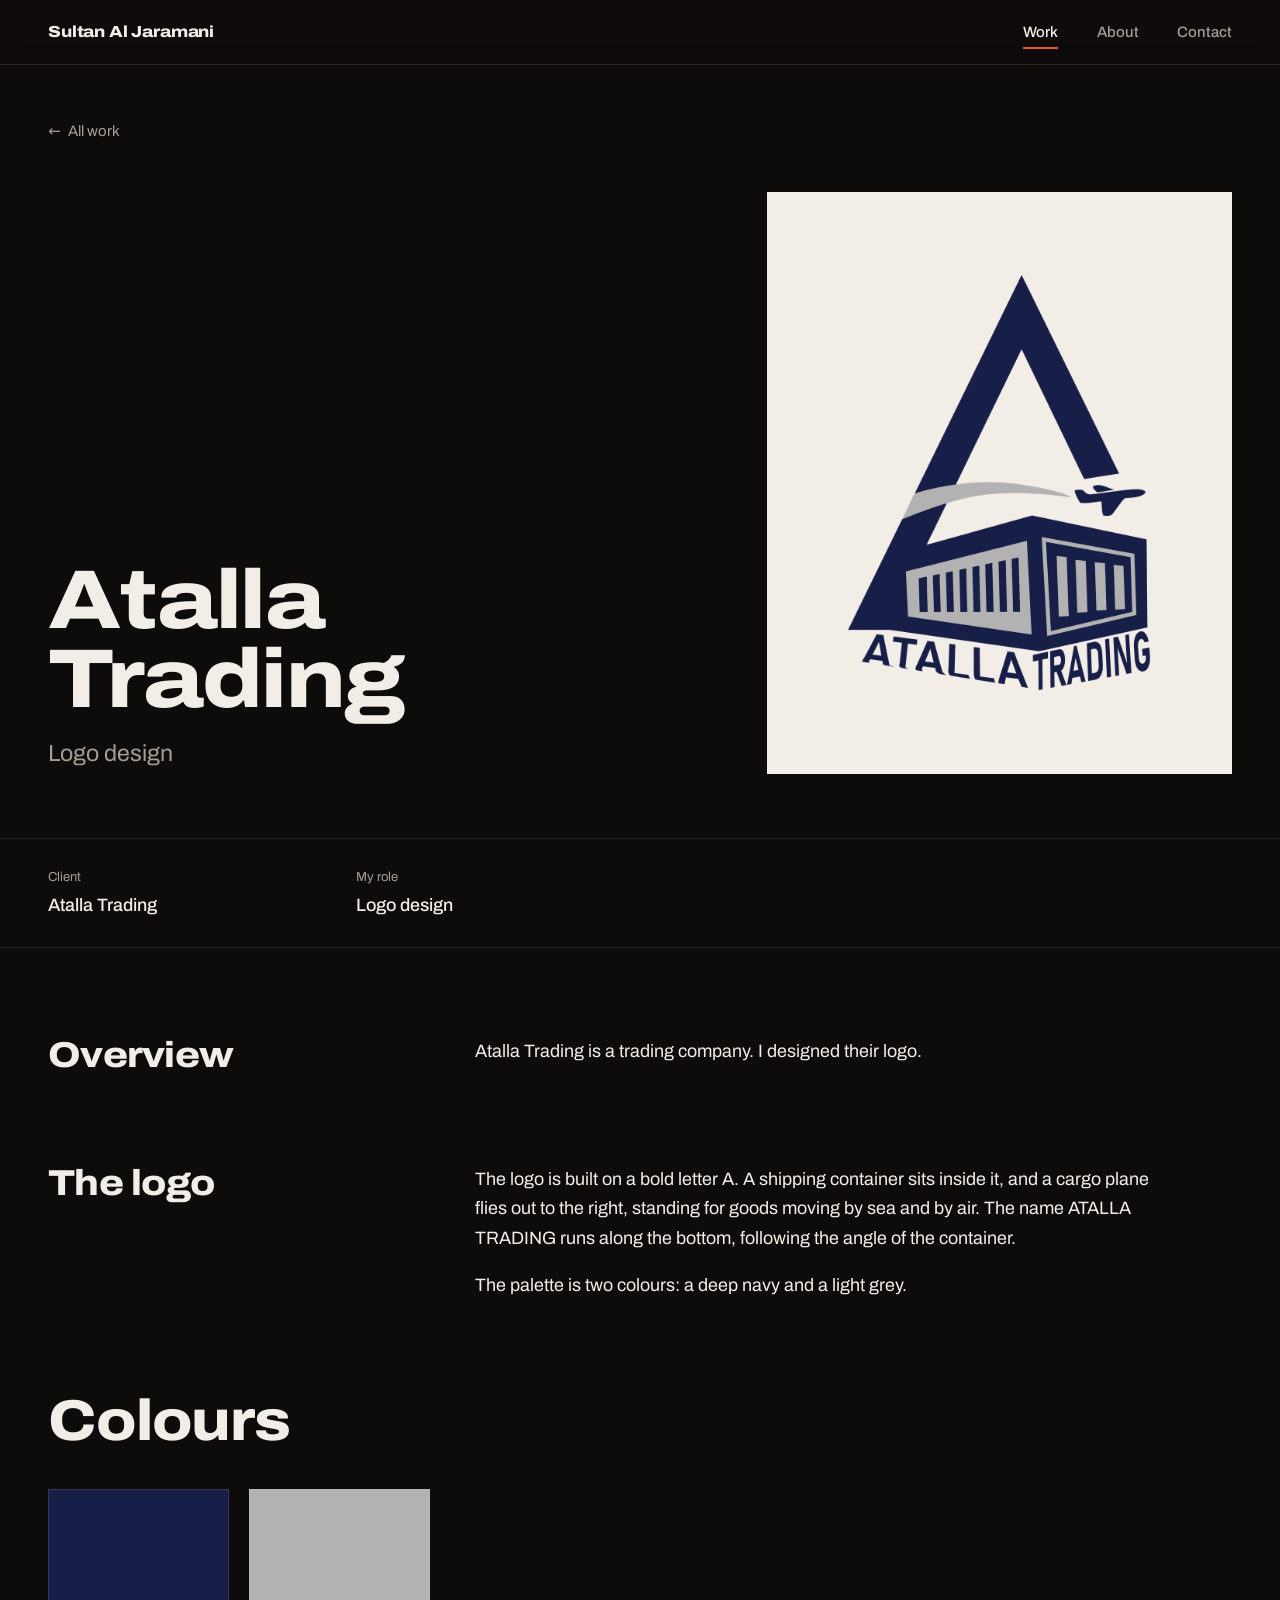
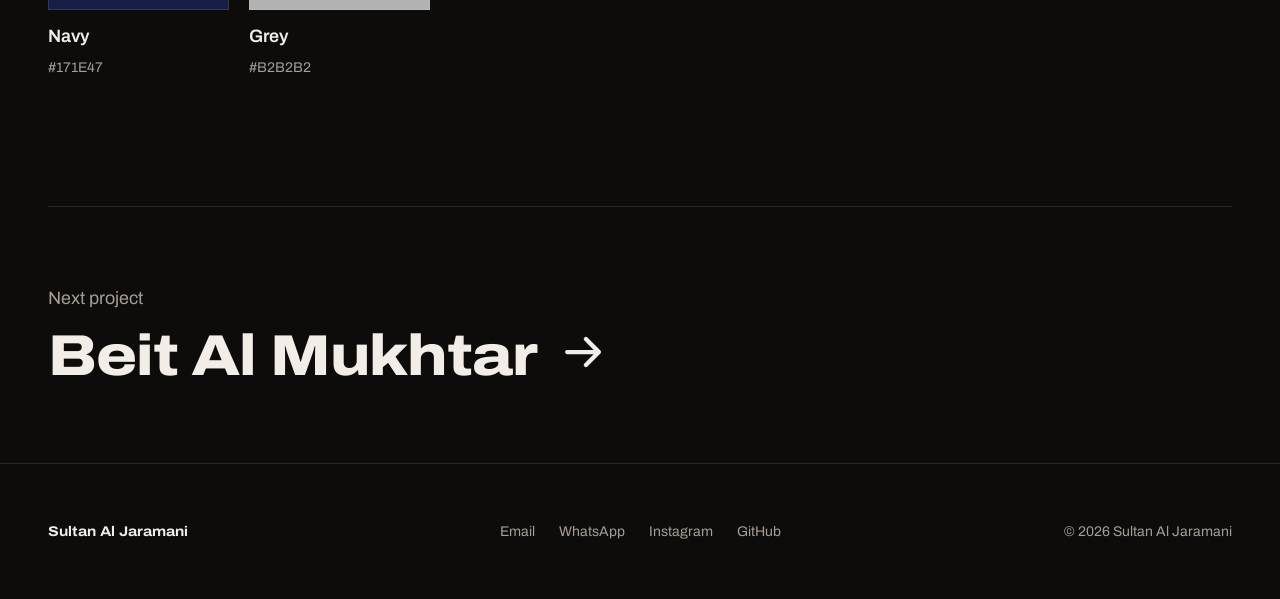
<file: projects/atalla-trading.html>
<!DOCTYPE html>
<html lang="en">
<head>
  <meta charset="utf-8">
  <meta name="viewport" content="width=device-width, initial-scale=1">

  <title>Atalla Trading logo | Sultan Al Jaramani</title>
  <meta name="description" content="Logo design for Atalla Trading by Sultan Al Jaramani.">
  <link rel="canonical" href="https://sultan200355.github.io/projects/atalla-trading.html">

  <meta property="og:type" content="article">
  <meta property="og:site_name" content="Sultan Al Jaramani">
  <meta property="og:title" content="Atalla Trading logo | Sultan Al Jaramani">
  <meta property="og:description" content="Logo design for Atalla Trading.">
  <meta property="og:url" content="https://sultan200355.github.io/projects/atalla-trading.html">
  <meta property="og:image" content="https://sultan200355.github.io/images/og-image.jpg">
  <meta property="og:image:width" content="1200">
  <meta property="og:image:height" content="630">
  <meta name="twitter:card" content="summary_large_image">

  <meta name="theme-color" content="#0e0c0b">
  <link rel="icon" href="../favicon.svg" type="image/svg+xml">
  <link rel="preload" href="../fonts/archivo-latin.woff2" as="font" type="font/woff2" crossorigin>
  <link rel="stylesheet" href="../css/style.css">
  <script>document.documentElement.classList.add("js");</script>
  <script src="../js/main.js" defer></script>
</head>

<body>
  <a class="skip-link" href="#main">Skip to content</a>

  <!-- HEADER (same on every page) -->
  <header class="site-header">
    <div class="container site-header__inner">
      <a class="site-logo" href="../index.html" aria-label="Sultan Al Jaramani, home">Sultan<span class="site-logo__last"> Al Jaramani</span></a>
      <nav class="site-nav" aria-label="Main">
        <ul class="site-nav__list">
          <li><a href="../index.html#work" aria-current="page">Work</a></li>
          <li><a href="../about.html">About</a></li>
          <li><a href="../contact.html">Contact</a></li>
        </ul>
      </nav>
    </div>
  </header>

  <main id="main">

    <!-- 1. HERO: the logo on a light panel (a navy logo would disappear on the dark page) -->
    <header class="p-hero p-hero--split">
      <div class="container">
        <a class="back-link" href="../index.html#work"><span aria-hidden="true">&larr;</span> All work</a>
      </div>
      <div class="container p-hero__grid">
        <div class="p-hero__text">
          <h1 class="p-hero__title">Atalla Trading</h1>
          <p class="p-hero__sub">Logo design</p>
        </div>
        <div class="p-hero__media">
          <div class="logo-panel ratio-4x5">
            <img class="logo-panel__img" src="../images/atalla-trading/logo.png"
                 width="908" height="1200"
                 fetchpriority="high"
                 alt="Atalla Trading logo: a large letter A with a shipping container, a cargo plane and the words Atalla Trading, in navy and grey">
          </div>
        </div>
      </div>
    </header>

    <!-- 2. QUICK FACTS -->
    <section class="facts" aria-label="Project facts">
      <dl class="container facts__list">
        <div>
          <dt>Client</dt>
          <dd>Atalla Trading</dd>
        </div>
        <div>
          <dt>My role</dt>
          <dd>Logo design</dd>
        </div>
      </dl>
    </section>

    <!-- 3. OVERVIEW
         Only what the logo itself shows. Tell the story (what the client wanted,
         your process, the result) by adding sections like on the other project pages. -->
    <section class="cs reveal" aria-labelledby="overview-title">
      <div class="container cs__grid">
        <h2 id="overview-title" class="cs__title">Overview</h2>
        <div class="cs__body">
          <p>Atalla Trading is a trading company. I designed their logo.</p>
        </div>
      </div>
    </section>

    <!-- 4. THE LOGO -->
    <section class="cs reveal" aria-labelledby="logo-title">
      <div class="container cs__grid">
        <h2 id="logo-title" class="cs__title">The logo</h2>
        <div class="cs__body">
          <p>The logo is built on a bold letter A. A shipping container sits inside it, and a cargo plane flies out to the right, standing for goods moving by sea and by air. The name ATALLA TRADING runs along the bottom, following the angle of the container.</p>
          <p>The palette is two colours: a deep navy and a light grey.</p>
        </div>
      </div>
    </section>

    <!-- 5. COLOURS: the two colours used in the logo -->
    <section class="media-section reveal" aria-labelledby="colours-title">
      <div class="container">
        <div class="media-section__head">
          <h2 id="colours-title">Colours</h2>
        </div>
        <ul class="swatches">
          <li>
            <span class="swatch__chip" style="background: #171e47"></span>
            <span class="swatch__name">Navy</span>
            <span class="swatch__hex">#171E47</span>
          </li>
          <li>
            <span class="swatch__chip" style="background: #b2b2b2"></span>
            <span class="swatch__name">Grey</span>
            <span class="swatch__hex">#B2B2B2</span>
          </li>
        </ul>
      </div>
    </section>

    <!-- 6. NEXT PROJECT (back to the first one) -->
    <nav class="next container" aria-label="Next project">
      <a class="next__link" href="beit-al-mukhtar.html">
        <span class="next__label">Next project</span>
        <span class="next__title">Beit Al Mukhtar
          <svg class="icon-arrow" viewBox="0 0 256 256" aria-hidden="true"><path d="M224.49,136.49l-72,72a12,12,0,0,1-17-17L187,140H40a12,12,0,0,1,0-24H187L135.51,64.48a12,12,0,0,1,17-17l72,72A12,12,0,0,1,224.49,136.49Z"/></svg>
        </span>
      </a>
    </nav>

  </main>

  <!-- FOOTER (same on every page) -->
  <footer class="site-footer">
    <div class="container site-footer__inner">
      <p class="site-footer__name">Sultan Al Jaramani</p>
      <ul class="site-footer__links">
        <li><a href="mailto:sultanaljaramani@gmail.com">Email</a></li>
        <li><a href="https://wa.me/31627978590">WhatsApp</a></li>
        <li><a href="https://www.instagram.com/jaramani1/">Instagram</a></li>
        <li><a href="https://github.com/sultan200355">GitHub</a></li>
        <!-- LinkedIn hidden until you have your profile link:
        <li><a href="https://www.linkedin.com/in/YOUR-PROFILE/">LinkedIn</a></li> -->
      </ul>
      <p class="site-footer__copy">&copy; <span data-year>2026</span> Sultan Al Jaramani</p>
    </div>
  </footer>
</body>
</html>
</file>
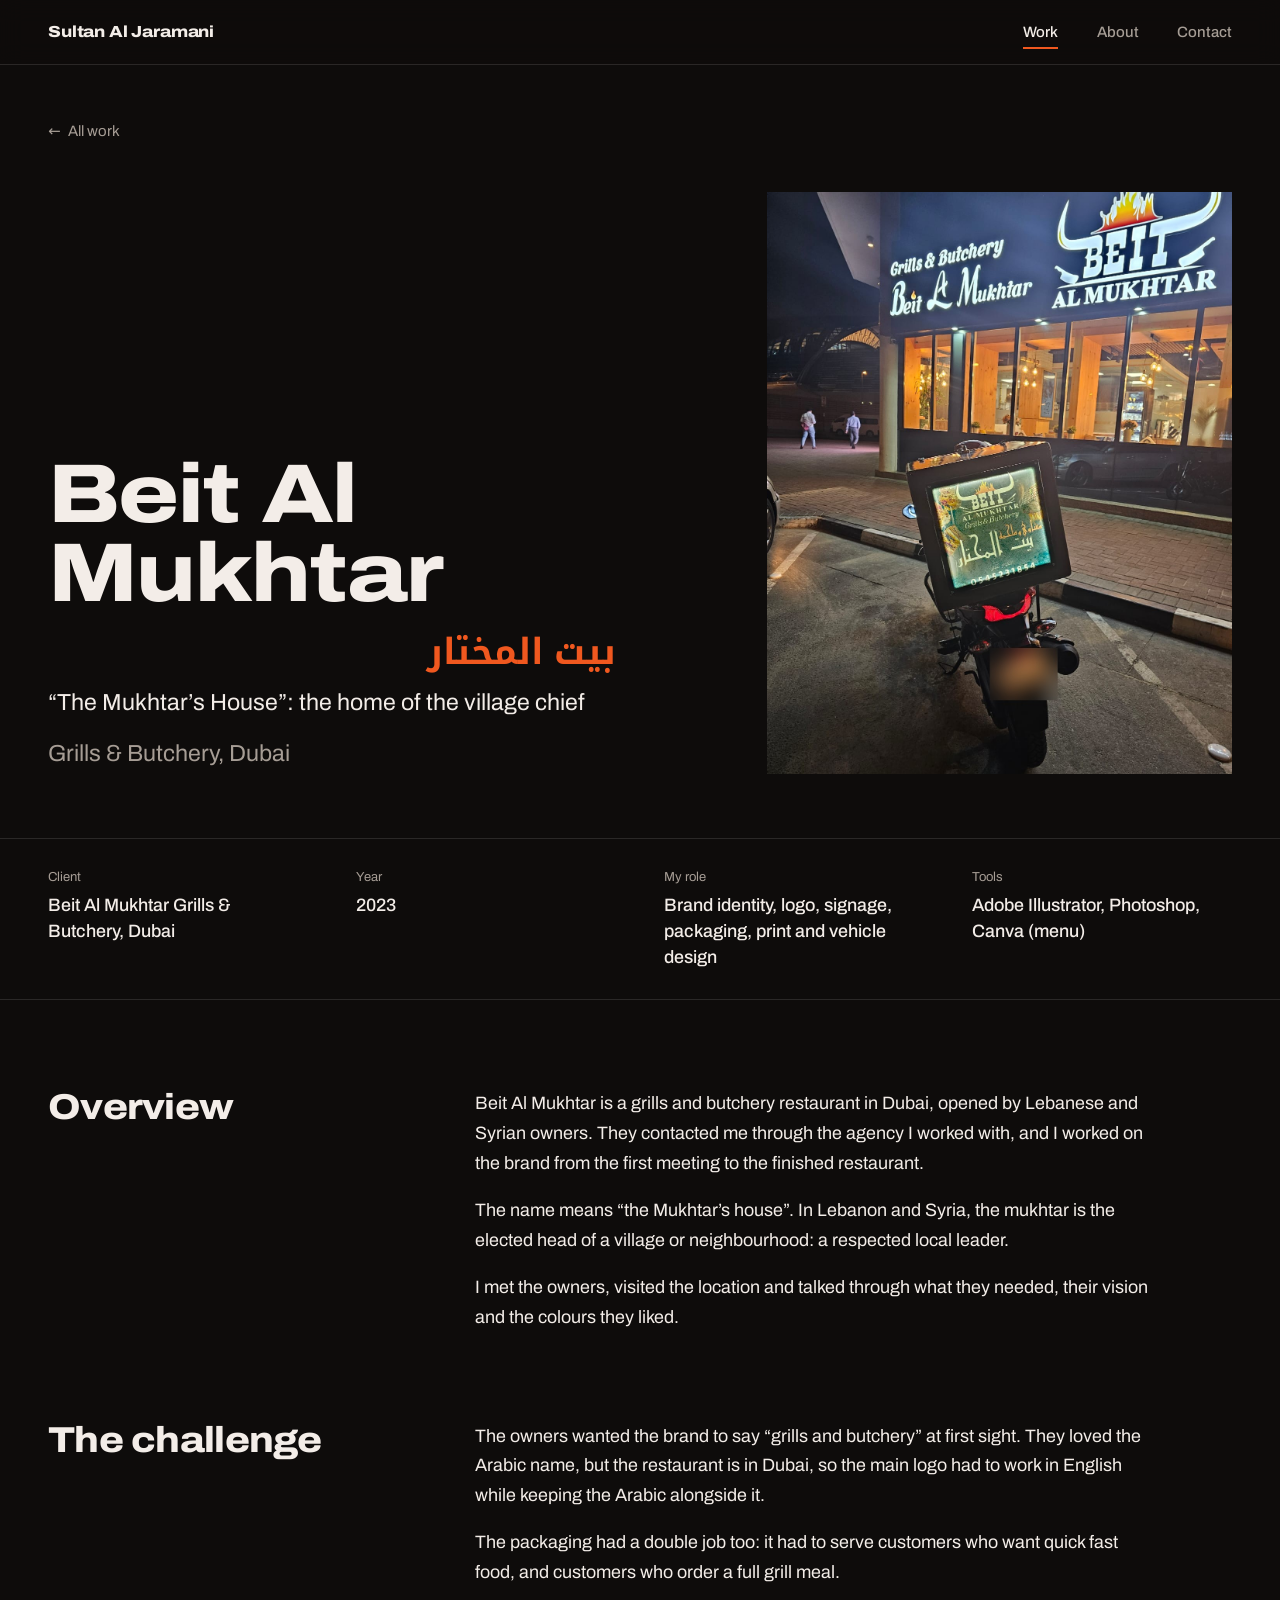
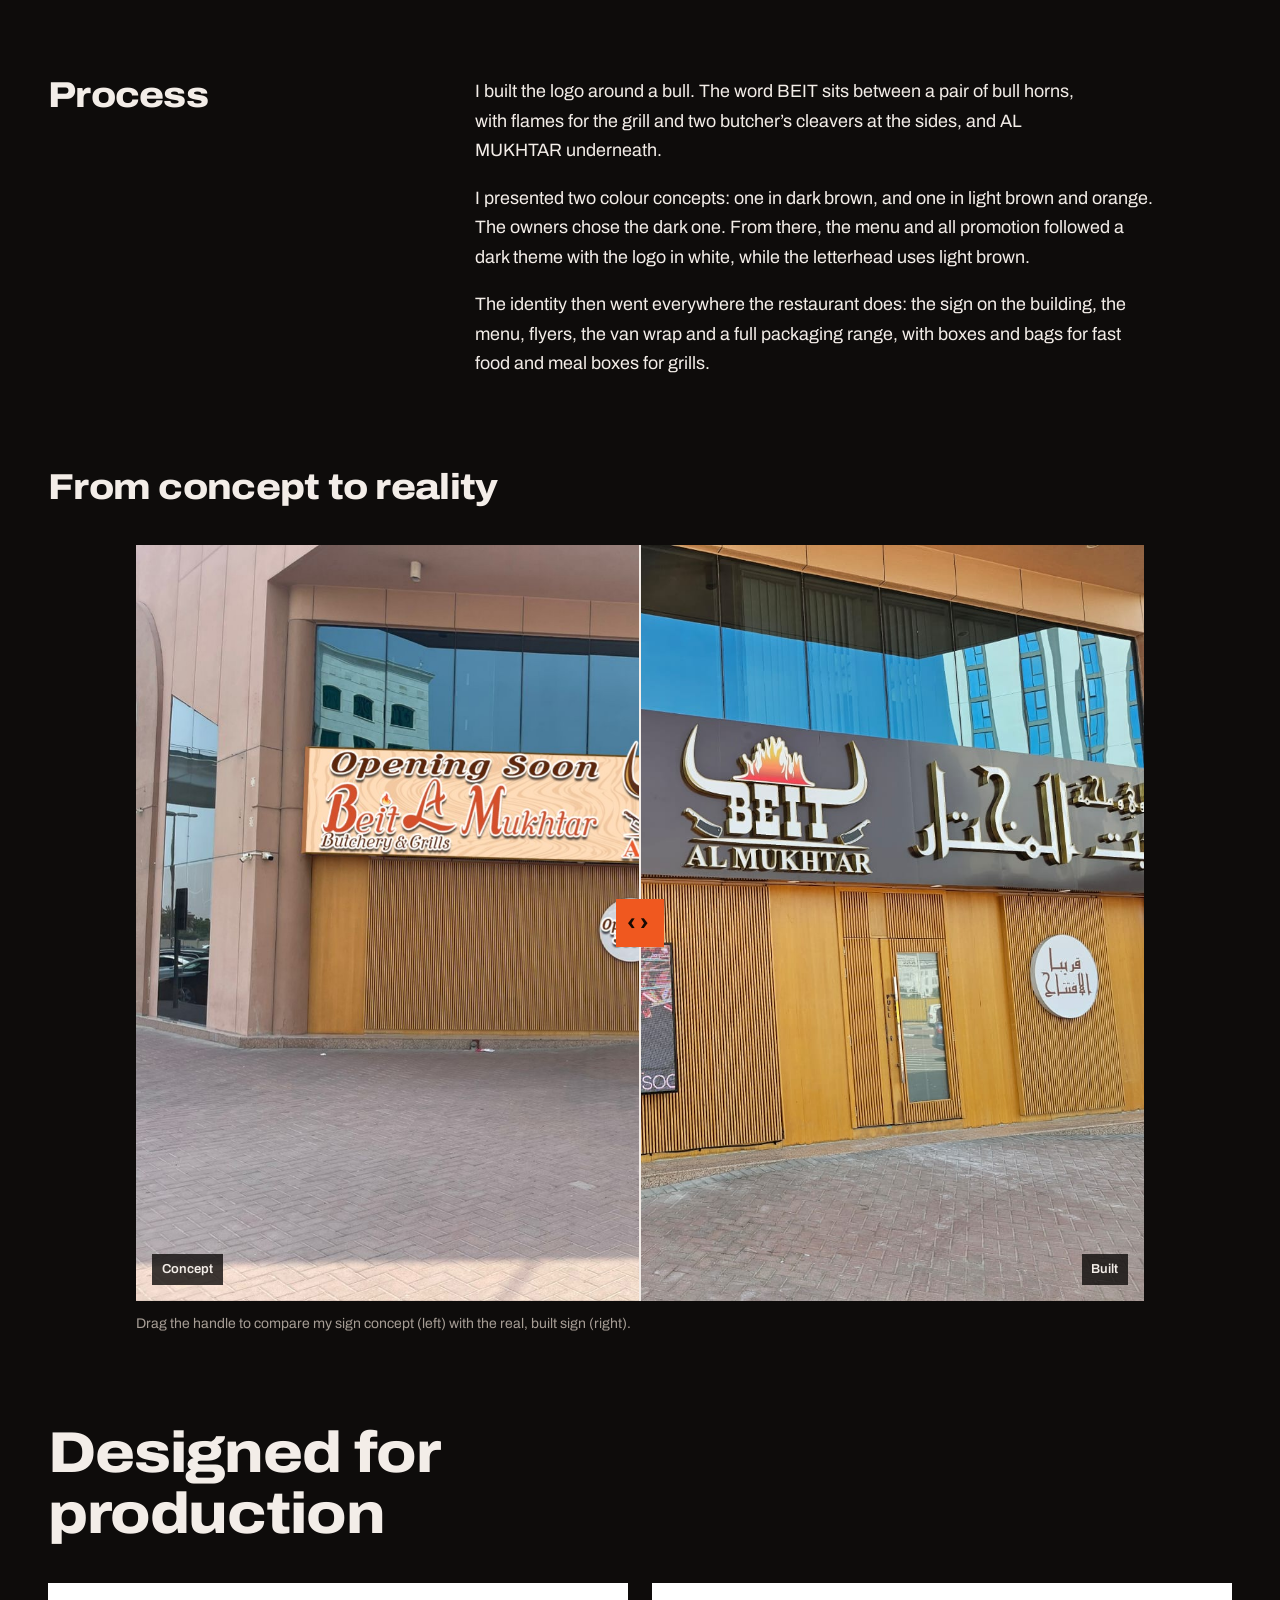
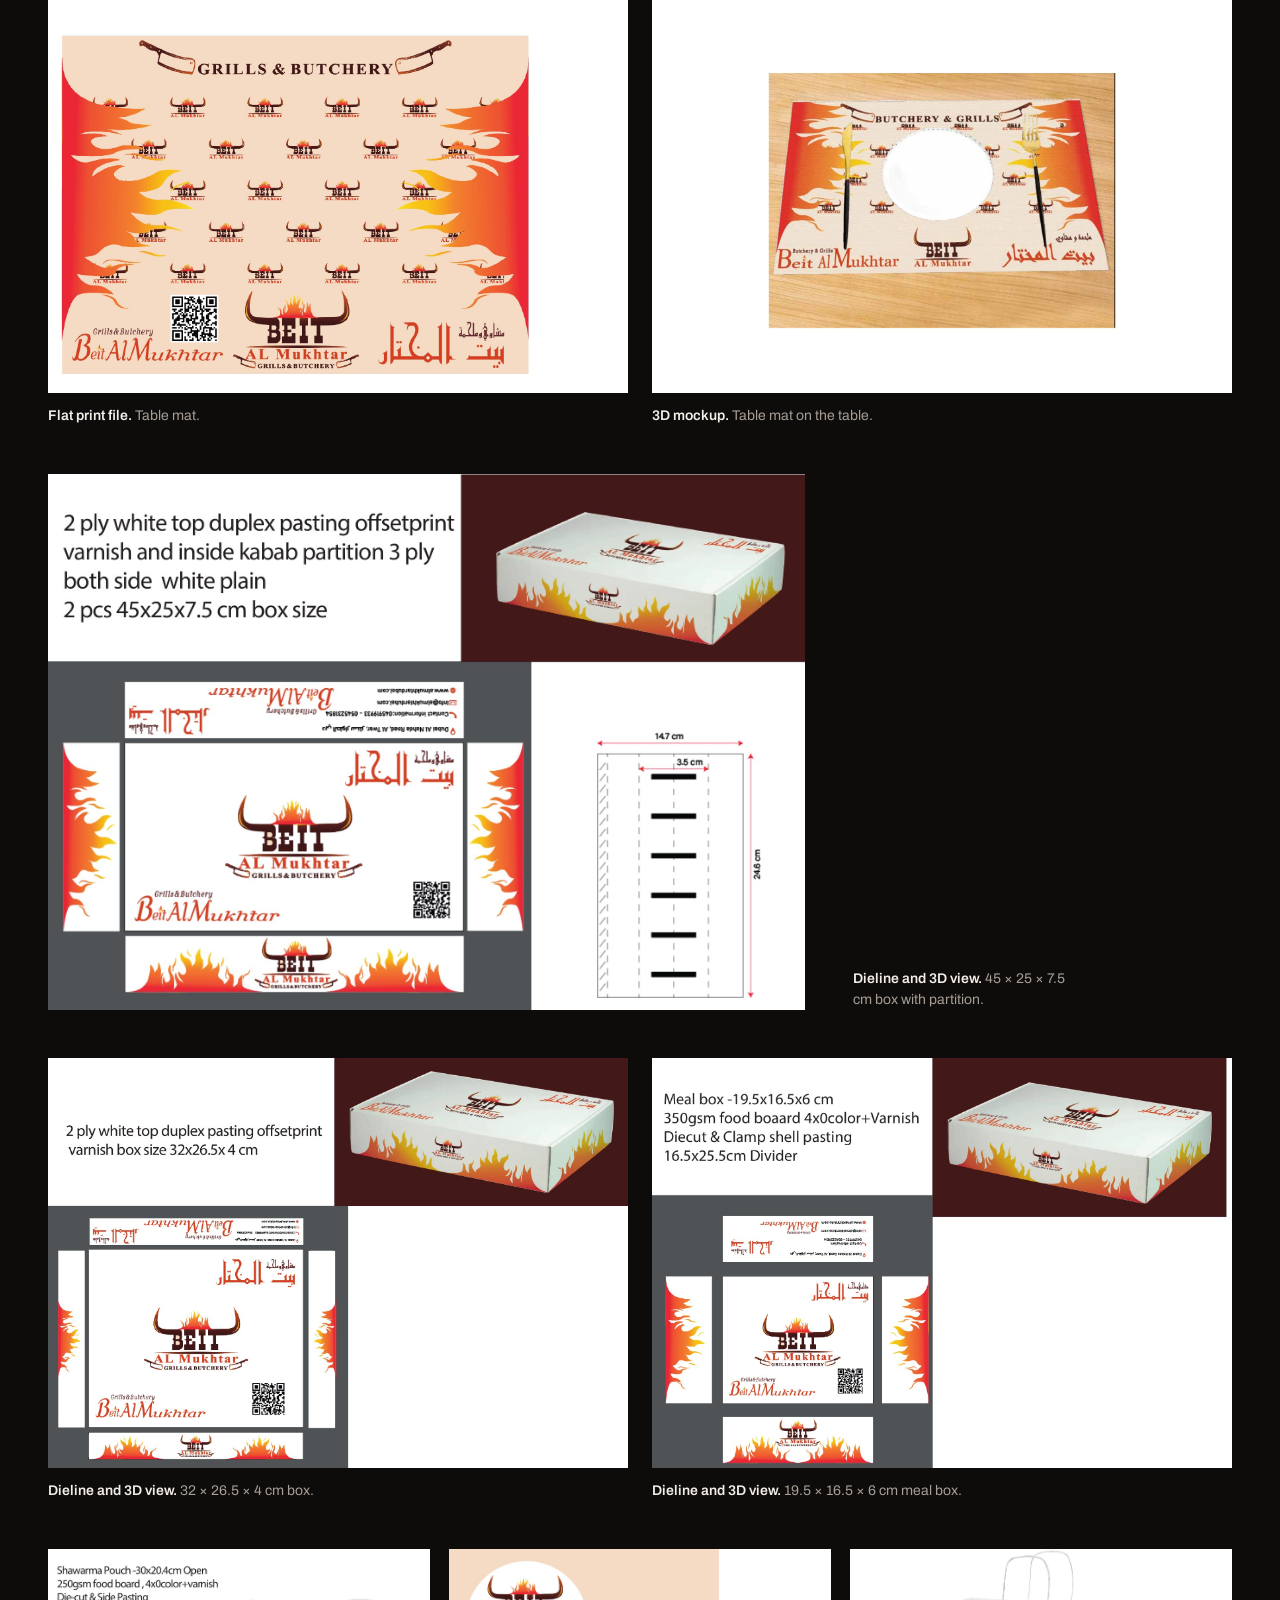
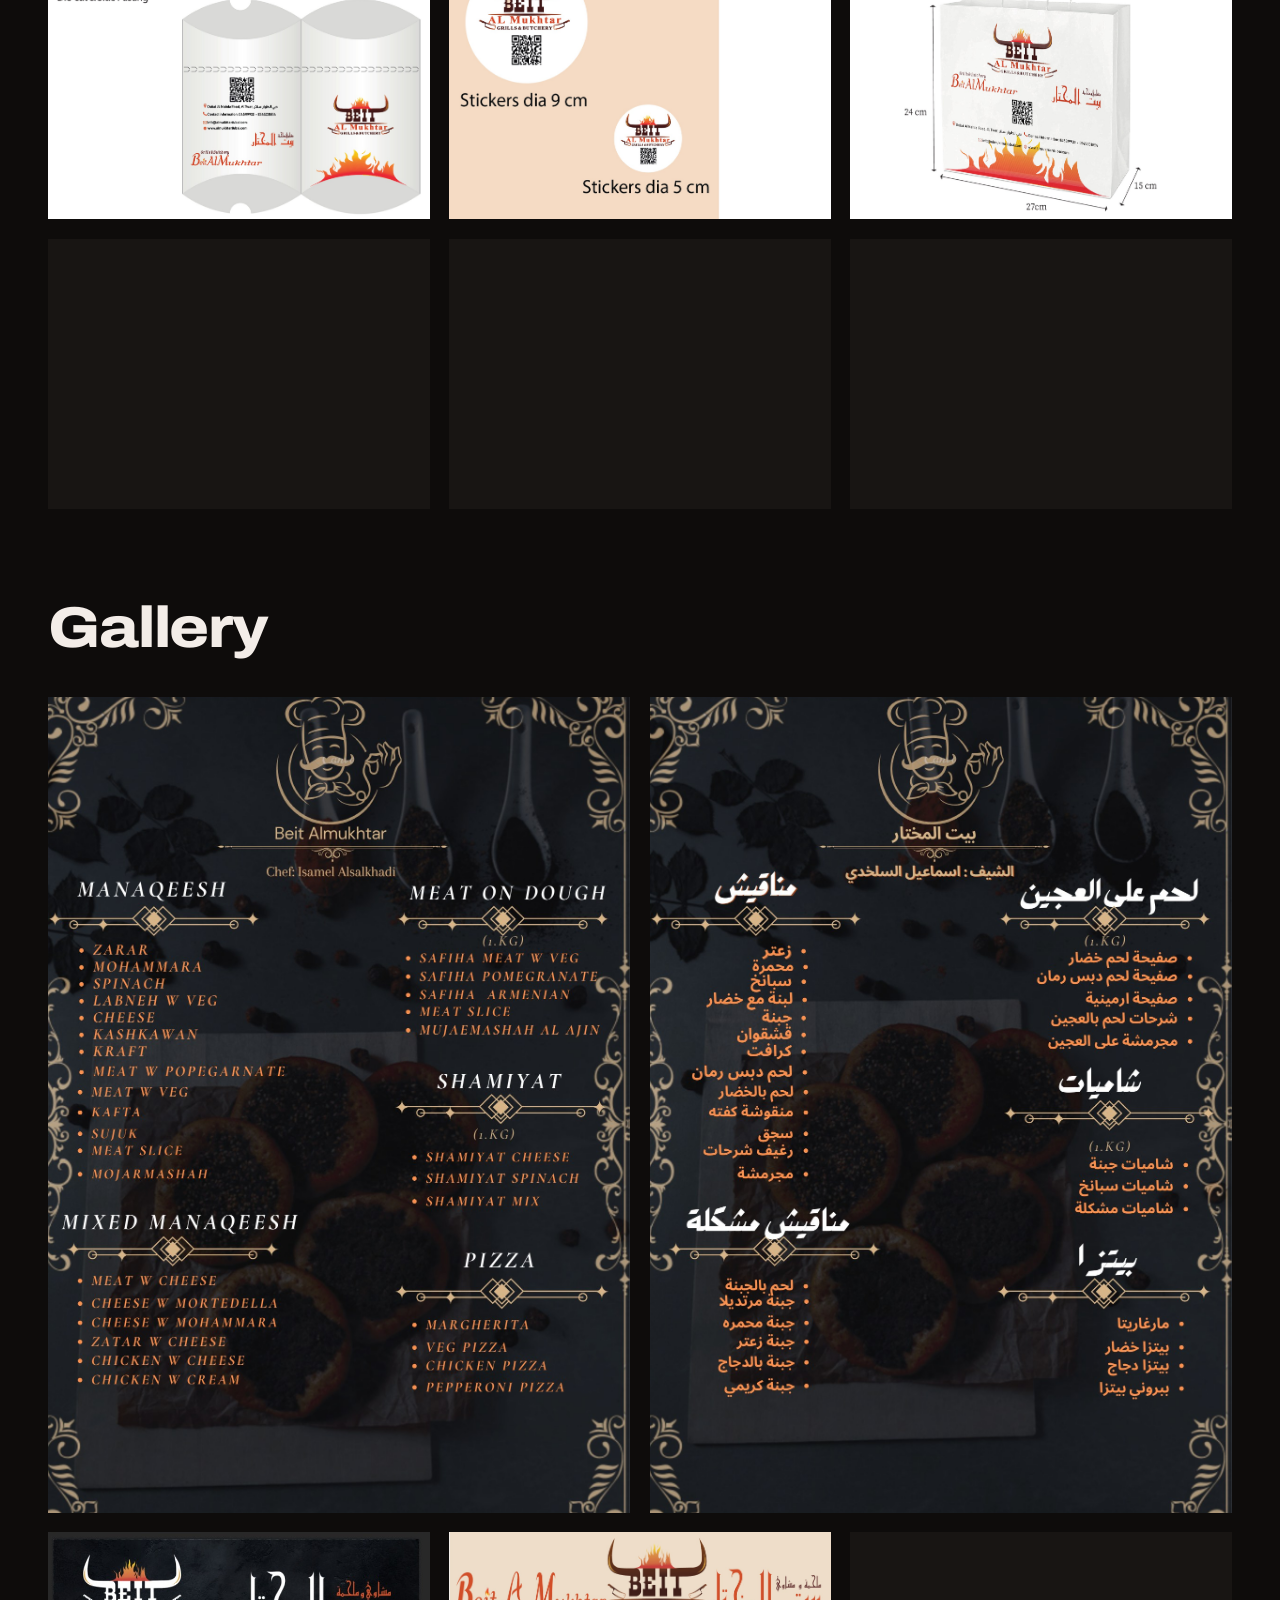
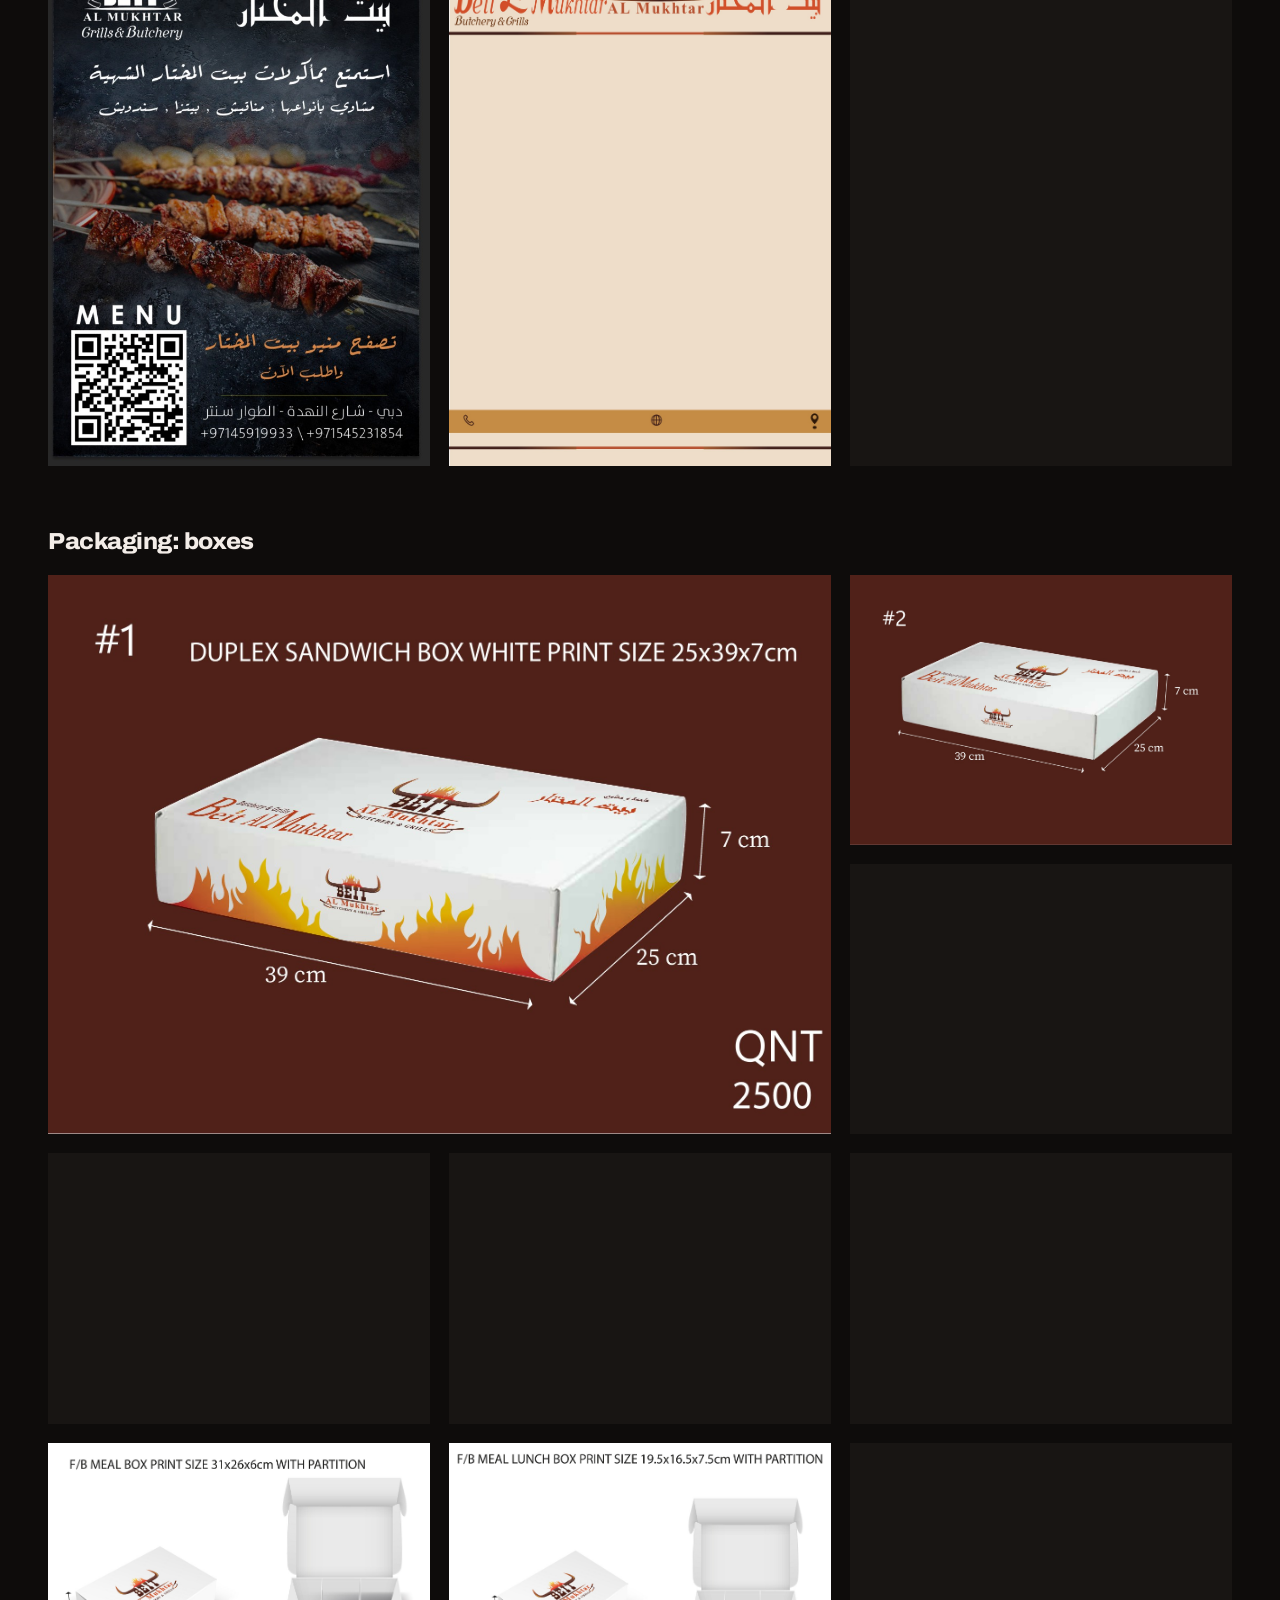
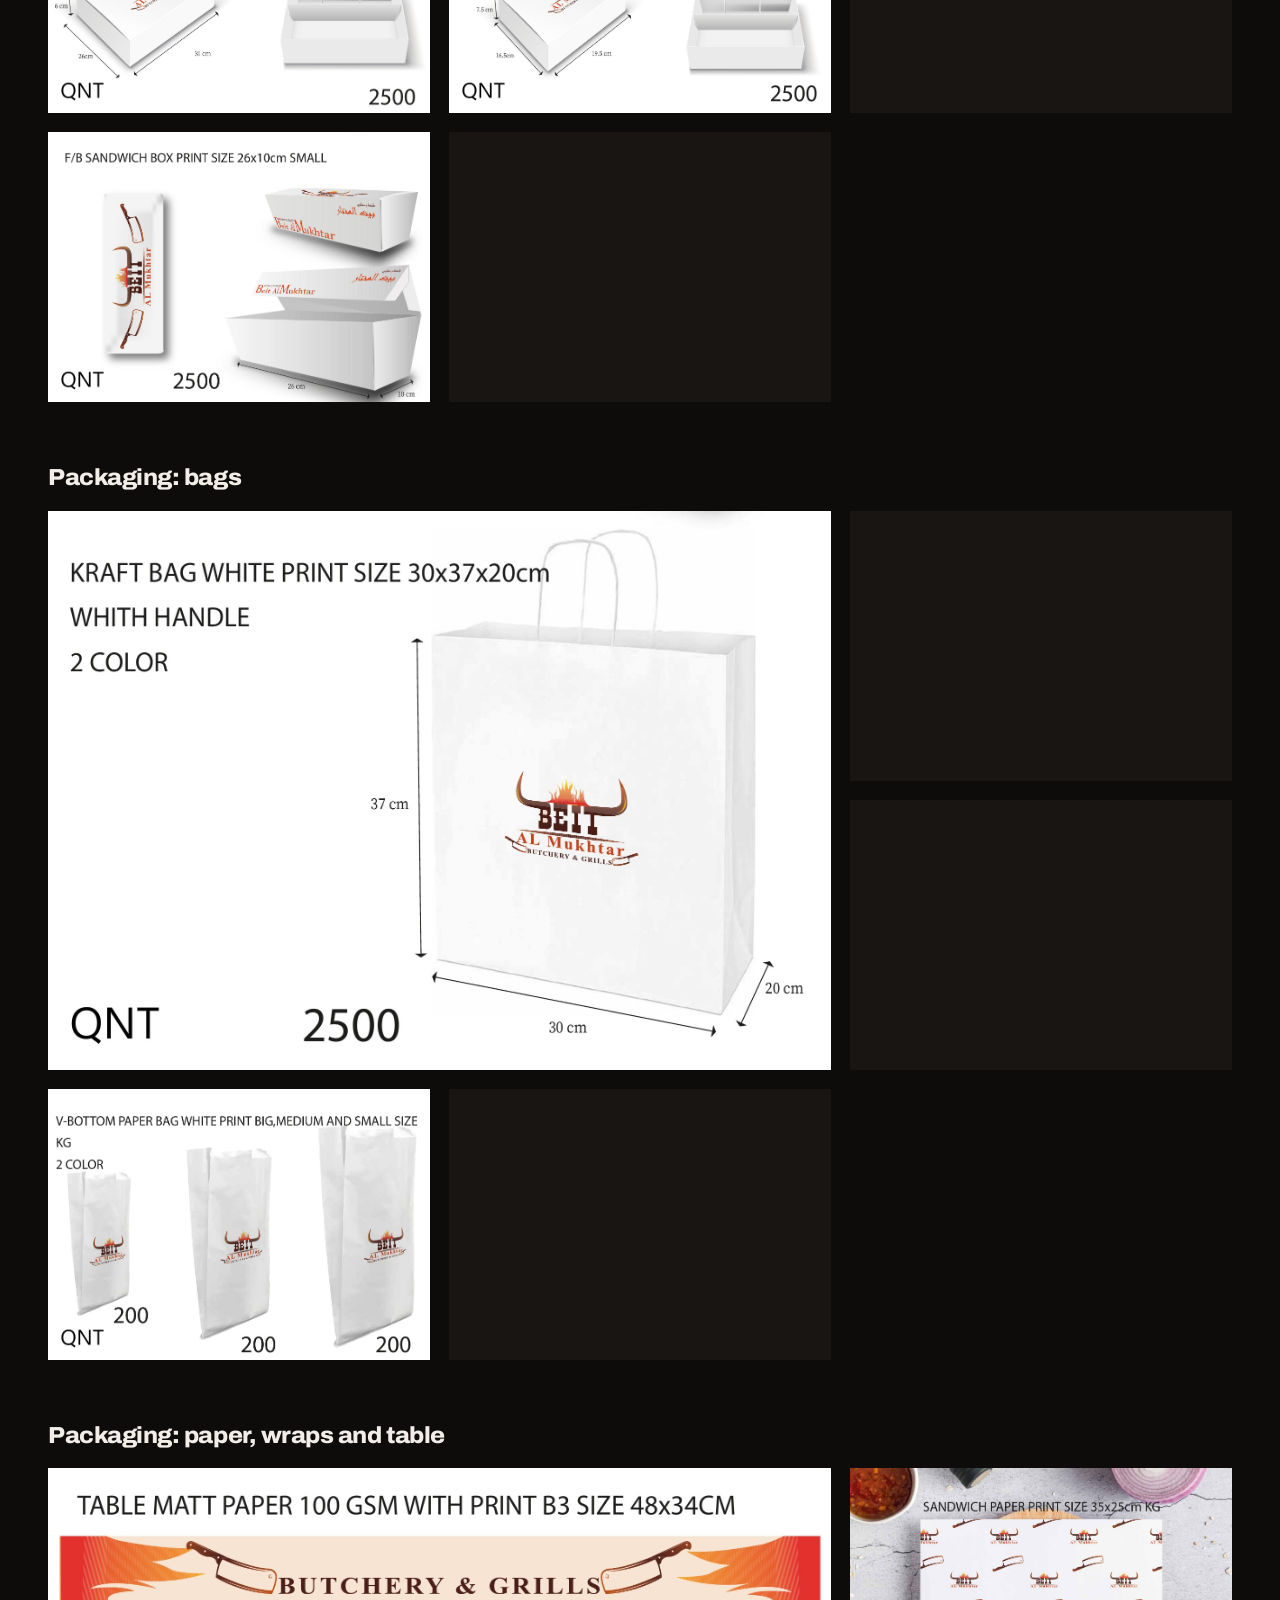
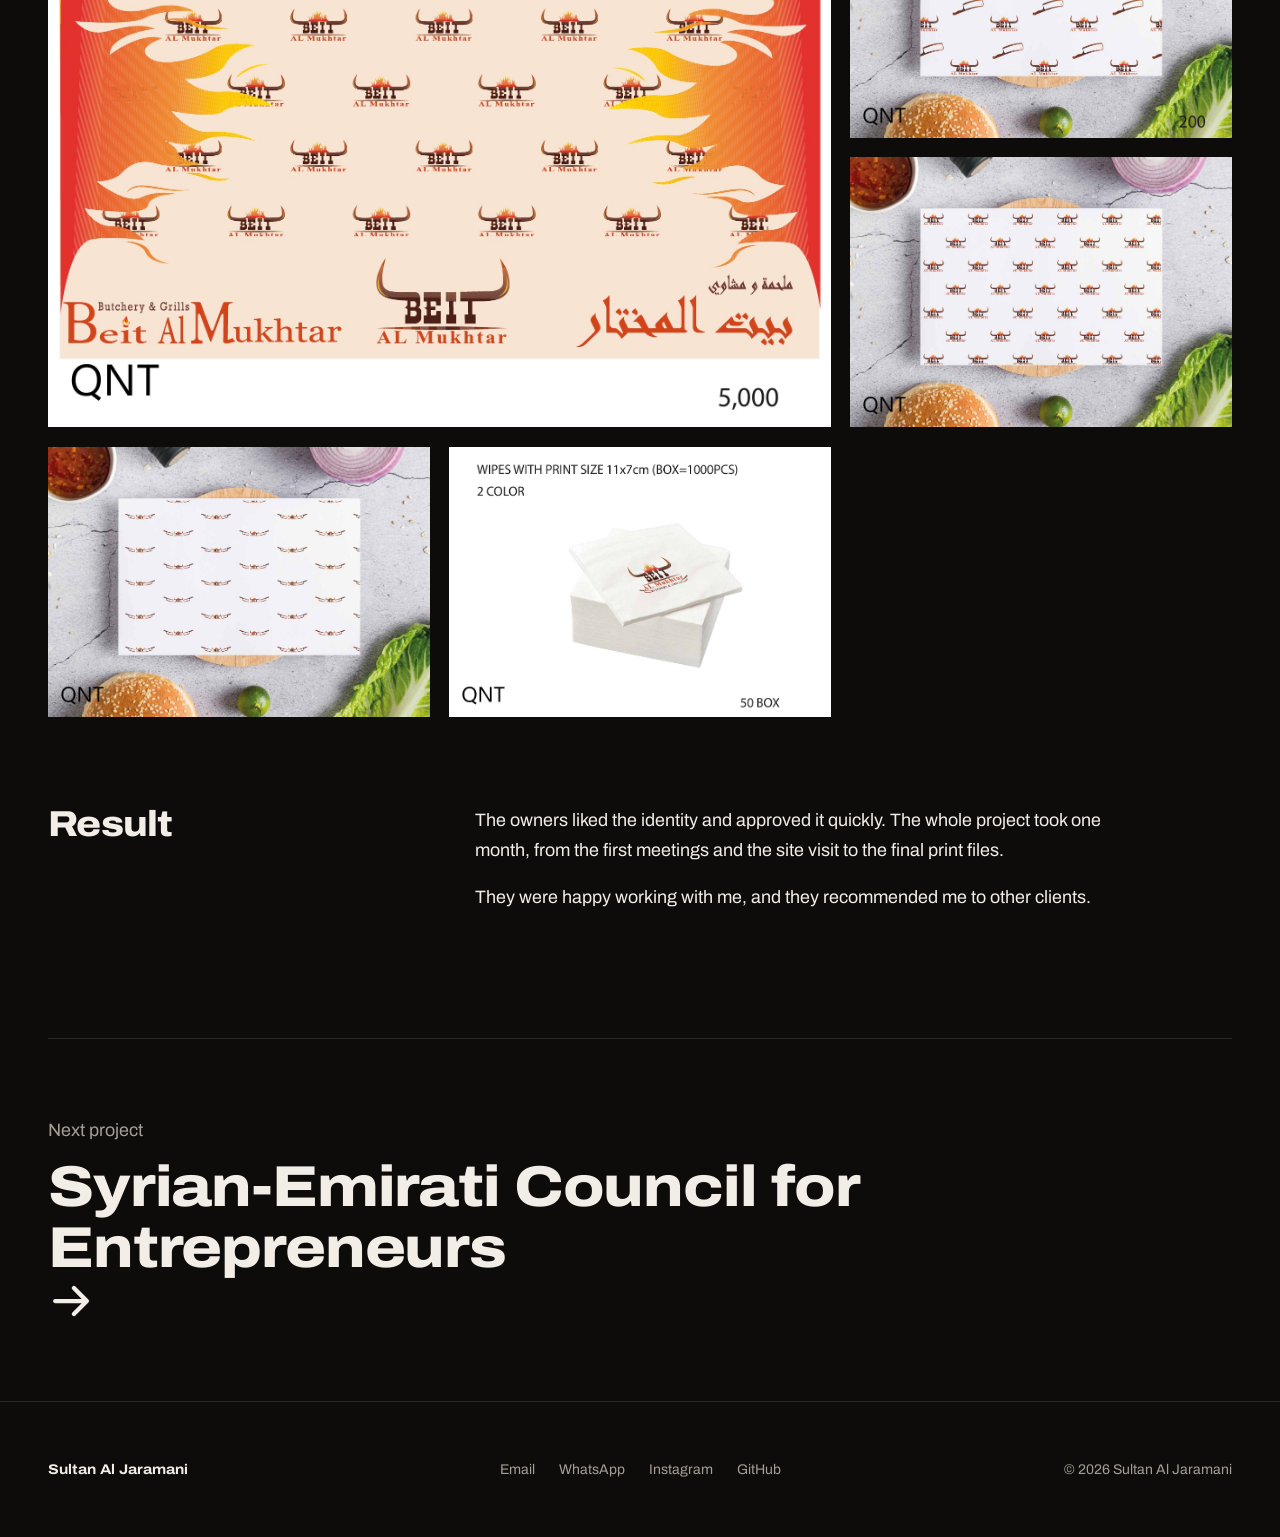
<file: projects/beit-al-mukhtar.html>
<!DOCTYPE html>
<html lang="en">
<head>
  <meta charset="utf-8">
  <meta name="viewport" content="width=device-width, initial-scale=1">

  <title>Beit Al Mukhtar brand identity | Sultan Al Jaramani</title>
  <meta name="description" content="Beit Al Mukhtar, Grills &amp; Butchery in Dubai (2023): brand identity, logo, signage, packaging, print and vehicle design by Sultan Al Jaramani.">
  <link rel="canonical" href="https://sultan200355.github.io/projects/beit-al-mukhtar.html">

  <meta property="og:type" content="article">
  <meta property="og:site_name" content="Sultan Al Jaramani">
  <meta property="og:title" content="Beit Al Mukhtar brand identity | Sultan Al Jaramani">
  <meta property="og:description" content="Brand identity, logo, signage, packaging, print and vehicle design for a grills &amp; butchery restaurant in Dubai.">
  <meta property="og:url" content="https://sultan200355.github.io/projects/beit-al-mukhtar.html">
  <meta property="og:image" content="https://sultan200355.github.io/images/og-image.jpg">
  <meta property="og:image:width" content="1200">
  <meta property="og:image:height" content="630">
  <meta property="og:image:alt" content="The Beit Al Mukhtar restaurant sign at night">
  <meta name="twitter:card" content="summary_large_image">

  <meta name="theme-color" content="#0e0c0b">
  <link rel="icon" href="../favicon.svg" type="image/svg+xml">
  <link rel="preload" href="../fonts/archivo-latin.woff2" as="font" type="font/woff2" crossorigin>
  <link rel="stylesheet" href="../css/style.css">
  <script>document.documentElement.classList.add("js");</script>
  <script src="../js/main.js" defer></script>
</head>

<body>
  <a class="skip-link" href="#main">Skip to content</a>

  <!-- HEADER (same on every page; note the "../" because this file is inside /projects) -->
  <header class="site-header">
    <div class="container site-header__inner">
      <a class="site-logo" href="../index.html" aria-label="Sultan Al Jaramani, home">Sultan<span class="site-logo__last"> Al Jaramani</span></a>
      <nav class="site-nav" aria-label="Main">
        <ul class="site-nav__list">
          <li><a href="../index.html#work" aria-current="page">Work</a></li>
          <li><a href="../about.html">About</a></li>
          <li><a href="../contact.html">Contact</a></li>
        </ul>
      </nav>
    </div>
  </header>

  <main id="main">

    <!-- ====================================================
         1. HERO: title and main photo
         ==================================================== -->
    <header class="p-hero p-hero--split">
      <div class="container">
        <a class="back-link" href="../index.html#work"><span aria-hidden="true">&larr;</span> All work</a>
      </div>
      <div class="container p-hero__grid">
        <div class="p-hero__text">
          <h1 class="p-hero__title">Beit Al Mukhtar</h1>
          <p class="p-hero__ar" lang="ar" dir="rtl">بيت المختار</p>
          <!-- The meaning of the name, in English -->
          <p class="p-hero__meaning">&ldquo;The Mukhtar&rsquo;s House&rdquo;: the home of the village chief</p>
          <p class="p-hero__sub">Grills &amp; Butchery, Dubai</p>
        </div>
        <figure class="p-hero__media">
          <!-- fetchpriority="high": this is the first big image, so load it first -->
          <img src="../images/beit-al-mukhtar/facade-real-night-delivery.jpg"
               width="1200" height="1600"
               fetchpriority="high"
               alt="Beit Al Mukhtar restaurant at night, with the lit-up sign and a branded delivery box on a motorbike">
        </figure>
      </div>
    </header>

    <!-- ====================================================
         2. QUICK FACTS
         ==================================================== -->
    <section class="facts" aria-label="Project facts">
      <dl class="container facts__list">
        <div>
          <dt>Client</dt>
          <dd>Beit Al Mukhtar Grills &amp; Butchery, Dubai</dd>
        </div>
        <div>
          <dt>Year</dt>
          <dd>2023</dd>
        </div>
        <div>
          <dt>My role</dt>
          <dd>Brand identity, logo, signage, packaging, print and vehicle design</dd>
        </div>
        <div>
          <dt>Tools</dt>
          <dd>Adobe Illustrator, Photoshop, Canva (menu)</dd>
        </div>
      </dl>
    </section>

    <!-- ====================================================
         3. OVERVIEW
         When you write your text: delete the whole
         <div class="placeholder">...</div> and put your
         paragraphs in <p>...</p> tags instead.
         Writing in Arabic? Use <p lang="ar" dir="rtl">...</p>
         ==================================================== -->
    <section class="cs reveal" aria-labelledby="overview-title">
      <div class="container cs__grid">
        <h2 id="overview-title" class="cs__title">Overview</h2>
        <div class="cs__body">
          <p>Beit Al Mukhtar is a grills and butchery restaurant in Dubai, opened by Lebanese and Syrian owners. They contacted me through the agency I worked with, and I worked on the brand from the first meeting to the finished restaurant.</p>
          <p>The name means &ldquo;the Mukhtar&rsquo;s house&rdquo;. In Lebanon and Syria, the mukhtar is the elected head of a village or neighbourhood: a respected local leader.</p>
          <p>I met the owners, visited the location and talked through what they needed, their vision and the colours they liked.</p>
        </div>
      </div>
    </section>

    <!-- 4. THE GOAL OR CHALLENGE -->
    <section class="cs reveal" aria-labelledby="challenge-title">
      <div class="container cs__grid">
        <h2 id="challenge-title" class="cs__title">The challenge</h2>
        <div class="cs__body">
          <p>The owners wanted the brand to say &ldquo;grills and butchery&rdquo; at first sight. They loved the Arabic name, but the restaurant is in Dubai, so the main logo had to work in English while keeping the Arabic alongside it.</p>
          <p>The packaging had a double job too: it had to serve customers who want quick fast food, and customers who order a full grill meal.</p>
        </div>
      </div>
    </section>

    <!-- 5. PROCESS -->
    <section class="cs reveal" aria-labelledby="process-title">
      <div class="container cs__grid">
        <h2 id="process-title" class="cs__title">Process</h2>
        <div class="cs__body">
          <p>I built the logo around a bull. The word BEIT sits between a pair of bull horns, with flames for the grill and two butcher&rsquo;s cleavers at the sides, and AL MUKHTAR underneath.</p>
          <p>I presented two colour concepts: one in dark brown, and one in light brown and orange. The owners chose the dark one. From there, the menu and all promotion followed a dark theme with the logo in white, while the letterhead uses light brown.</p>
          <p>The identity then went everywhere the restaurant does: the sign on the building, the menu, flyers, the van wrap and a full packaging range, with boxes and bags for fast food and meal boxes for grills.</p>
        </div>
      </div>
    </section>

    <!-- ====================================================
         6. BEFORE/AFTER SLIDER: concept -> reality
         Two photos on top of each other. The "before" photo
         is cut off at the handle. Drag to compare.
         ==================================================== -->
    <section class="media-section reveal" aria-labelledby="compare-title">
      <div class="container">
        <div class="media-section__head">
          <h3 id="compare-title">From concept to reality</h3>
        </div>

        <figure class="compare figure" data-compare>
          <div class="compare__frame">
            <!-- AFTER: the real, built sign (sits underneath) -->
            <img class="compare__img compare__img--after"
                 src="../images/beit-al-mukhtar/facade-real-day.jpg"
                 width="1600" height="1200"
                 loading="lazy" decoding="async"
                 alt="The finished Beit Al Mukhtar sign, built on the restaurant front, in daylight">
            <!-- BEFORE: my sign concept (sits on top, cut off at the handle) -->
            <img class="compare__img compare__img--before"
                 src="../images/beit-al-mukhtar/facade-mockup-1.jpg"
                 width="1600" height="1200"
                 loading="lazy" decoding="async"
                 alt="My concept mockup of the Beit Al Mukhtar sign, placed on a photo of the building before it opened">

            <span class="compare__label compare__label--before" aria-hidden="true">Concept</span>
            <span class="compare__label compare__label--after" aria-hidden="true">Built</span>

            <div class="compare__line" aria-hidden="true">
              <span class="compare__knob">&lsaquo;&rsaquo;</span>
            </div>

            <!-- The real slider control, for keyboard and screen-reader users -->
            <input class="compare__range" type="range" min="0" max="100" value="50" step="1"
                   aria-label="Compare the sign concept with the built sign">
          </div>
          <figcaption><span class="sr-only">Image comparison. </span>Drag the handle to compare my sign concept (left) with the real, built sign (right).</figcaption>
        </figure>
      </div>
    </section>

    <!-- ====================================================
         7. DESIGNED FOR PRODUCTION
         Flat print files (with dielines and print specs)
         next to the 3D boxes.
         ==================================================== -->
    <section class="media-section" aria-labelledby="production-title">
      <div class="container">
        <div class="media-section__head reveal">
          <h2 id="production-title">Designed for production</h2>
        </div>

        <div class="production-stack">

          <!-- Pair: flat file next to the finished piece -->
          <div class="pair reveal">
            <figure class="figure">
              <a class="media" href="../images/beit-al-mukhtar/packaging/production-01.jpg" data-lightbox="production">
                <img src="../images/beit-al-mukhtar/packaging/production-01.jpg"
                     width="1754" height="1241" loading="lazy" decoding="async"
                     alt="Flat print file for the table mat, with flames, a repeating logo pattern and a QR code">
              </a>
              <figcaption><strong>Flat print file.</strong> Table mat.</figcaption>
            </figure>
            <figure class="figure">
              <a class="media" href="../images/beit-al-mukhtar/packaging/packaging-23.jpg" data-lightbox="production">
                <img src="../images/beit-al-mukhtar/packaging/packaging-23.jpg"
                     width="1754" height="1241" loading="lazy" decoding="async"
                     alt="The table mat shown on a wooden table">
              </a>
              <figcaption><strong>3D mockup.</strong> Table mat on the table.</figcaption>
            </figure>
          </div>

          <!-- These images already show the dieline and the 3D box side by side -->
          <figure class="figure figure--side reveal">
            <a class="media" href="../images/beit-al-mukhtar/packaging/production-04.jpg" data-lightbox="production">
              <img src="../images/beit-al-mukhtar/packaging/production-04.jpg"
                   width="1754" height="1241" loading="lazy" decoding="async"
                   alt="Dieline and 3D view of a 45 by 25 by 7.5 cm box with an inside partition, with print specs">
            </a>
            <figcaption><strong>Dieline and 3D view.</strong> 45 &times; 25 &times; 7.5 cm box with partition.</figcaption>
          </figure>

          <div class="pair reveal">
            <figure class="figure">
              <a class="media" href="../images/beit-al-mukhtar/packaging/production-05.jpg" data-lightbox="production">
                <img src="../images/beit-al-mukhtar/packaging/production-05.jpg"
                     width="1754" height="1241" loading="lazy" decoding="async"
                     alt="Dieline and 3D view of a 32 by 26.5 by 4 cm box">
              </a>
              <figcaption><strong>Dieline and 3D view.</strong> 32 &times; 26.5 &times; 4 cm box.</figcaption>
            </figure>
            <figure class="figure">
              <a class="media" href="../images/beit-al-mukhtar/packaging/production-06.jpg" data-lightbox="production">
                <img src="../images/beit-al-mukhtar/packaging/production-06.jpg"
                     width="1754" height="1241" loading="lazy" decoding="async"
                     alt="Dieline and 3D view of a 19.5 by 16.5 by 6 cm meal box, with print specs">
              </a>
              <figcaption><strong>Dieline and 3D view.</strong> 19.5 &times; 16.5 &times; 6 cm meal box.</figcaption>
            </figure>
          </div>

          <!-- More print files: smaller grid -->
          <div class="gallery gallery--landscape reveal">
            <a class="gallery__item" href="../images/beit-al-mukhtar/packaging/production-03.jpg" data-lightbox="production">
              <img src="../images/beit-al-mukhtar/packaging/production-03.jpg" width="1754" height="1241" loading="lazy" decoding="async"
                   alt="Dieline for the shawarma pouch, with print specs">
            </a>
            <a class="gallery__item" href="../images/beit-al-mukhtar/packaging/production-02.jpg" data-lightbox="production">
              <img src="../images/beit-al-mukhtar/packaging/production-02.jpg" width="1754" height="1241" loading="lazy" decoding="async"
                   alt="Round stickers with the logo and a QR code, 9 cm and 5 cm across">
            </a>
            <a class="gallery__item" href="../images/beit-al-mukhtar/packaging/production-07.jpg" data-lightbox="production">
              <img src="../images/beit-al-mukhtar/packaging/production-07.jpg" width="1754" height="1241" loading="lazy" decoding="async"
                   alt="Print file for a carrier bag with flames, a QR code and measurements, 27 by 24 by 15 cm">
            </a>
            <a class="gallery__item" href="../images/beit-al-mukhtar/packaging/production-08.jpg" data-lightbox="production">
              <img src="../images/beit-al-mukhtar/packaging/production-08.jpg" width="1754" height="1241" loading="lazy" decoding="async"
                   alt="Print file for a larger carrier bag, 30 by 37 by 20 cm">
            </a>
            <a class="gallery__item" href="../images/beit-al-mukhtar/packaging/production-09.jpg" data-lightbox="production">
              <img src="../images/beit-al-mukhtar/packaging/production-09.jpg" width="1754" height="1241" loading="lazy" decoding="async"
                   alt="Print file for a V-shape kraft bag, 8 by 25.5 by 44 cm">
            </a>
            <a class="gallery__item" href="../images/beit-al-mukhtar/packaging/production-10.jpg" data-lightbox="production">
              <img src="../images/beit-al-mukhtar/packaging/production-10.jpg" width="1754" height="1241" loading="lazy" decoding="async"
                   alt="Print file for a smaller V-shape kraft bag, 8 by 21.5 by 40.5 cm">
            </a>
          </div>

        </div>
      </div>
    </section>

    <!-- ====================================================
         8. GALLERY
         Click any image to open it bigger (lightbox).
         To add an image, copy one <a class="gallery__item">
         block and change the file names and alt text.
         ==================================================== -->
    <section class="media-section" aria-labelledby="gallery-title">
      <div class="container">
        <div class="media-section__head reveal">
          <h2 id="gallery-title">Gallery</h2>
        </div>

        <!-- Brand in use: menus, flyer, letterhead, van -->
        <div class="gallery gallery--brand reveal">
          <a class="gallery__item" href="../images/beit-al-mukhtar/menu-1.jpg" data-lightbox="brand">
            <img src="../images/beit-al-mukhtar/menu-1.jpg" width="1240" height="1755" loading="lazy" decoding="async"
                 alt="Beit Al Mukhtar menu in English, listing manaqeesh, meat on dough, shamiyat and pizza">
          </a>
          <a class="gallery__item" href="../images/beit-al-mukhtar/menu-2.jpg" data-lightbox="brand">
            <img src="../images/beit-al-mukhtar/menu-2.jpg" width="1240" height="1755" loading="lazy" decoding="async"
                 alt="Beit Al Mukhtar menu in Arabic, matching the English version">
          </a>
          <a class="gallery__item" href="../images/beit-al-mukhtar/flyer-qr-menu.jpg" data-lightbox="brand">
            <img src="../images/beit-al-mukhtar/flyer-qr-menu.jpg" width="719" height="1001" loading="lazy" decoding="async"
                 alt="Arabic flyer with grilled skewers and a QR code that opens the menu">
          </a>
          <a class="gallery__item" href="../images/beit-al-mukhtar/letterhead-1.jpg" data-lightbox="brand">
            <img src="../images/beit-al-mukhtar/letterhead-1.jpg" width="1701" height="2386" loading="lazy" decoding="async"
                 alt="Beit Al Mukhtar letterhead with the logo in English and Arabic">
          </a>
          <a class="gallery__item" href="../images/beit-al-mukhtar/van-wrap.jpg" data-lightbox="brand">
            <img src="../images/beit-al-mukhtar/van-wrap.jpg" width="1034" height="1276" loading="lazy" decoding="async"
                 alt="Beit Al Mukhtar van wrap, shown from the side, front and back">
          </a>
        </div>

        <!-- Packaging: boxes -->
        <h3 class="subhead reveal">Packaging: boxes</h3>
        <div class="gallery gallery--landscape reveal">
          <a class="gallery__item gallery__item--large" href="../images/beit-al-mukhtar/packaging/packaging-02.jpg" data-lightbox="packaging">
            <img src="../images/beit-al-mukhtar/packaging/packaging-02.jpg" width="1754" height="1241" loading="lazy" decoding="async"
                 alt="Sandwich box with the logo and printed flames, 39 by 25 by 7 cm, design option 1">
          </a>
          <a class="gallery__item" href="../images/beit-al-mukhtar/packaging/packaging-03.jpg" data-lightbox="packaging">
            <img src="../images/beit-al-mukhtar/packaging/packaging-03.jpg" width="1754" height="1241" loading="lazy" decoding="async"
                 alt="Sandwich box, design option 2, with the logo on the lid">
          </a>
          <a class="gallery__item" href="../images/beit-al-mukhtar/packaging/packaging-04.jpg" data-lightbox="packaging">
            <img src="../images/beit-al-mukhtar/packaging/packaging-04.jpg" width="1754" height="1241" loading="lazy" decoding="async"
                 alt="Sandwich box, design option 3">
          </a>
          <a class="gallery__item" href="../images/beit-al-mukhtar/packaging/packaging-05.jpg" data-lightbox="packaging">
            <img src="../images/beit-al-mukhtar/packaging/packaging-05.jpg" width="1754" height="1241" loading="lazy" decoding="async"
                 alt="Small white meal box with the logo, 29 by 20 by 6 cm">
          </a>
          <a class="gallery__item" href="../images/beit-al-mukhtar/packaging/packaging-06.jpg" data-lightbox="packaging">
            <img src="../images/beit-al-mukhtar/packaging/packaging-06.jpg" width="1754" height="1241" loading="lazy" decoding="async"
                 alt="Large white pizza box with the logo, 38 by 27 by 4 cm">
          </a>
          <a class="gallery__item" href="../images/beit-al-mukhtar/packaging/packaging-07.jpg" data-lightbox="packaging">
            <img src="../images/beit-al-mukhtar/packaging/packaging-07.jpg" width="1754" height="1241" loading="lazy" decoding="async"
                 alt="Small white pizza box with the logo, 32 by 27 by 4 cm">
          </a>
          <a class="gallery__item" href="../images/beit-al-mukhtar/packaging/packaging-11.jpg" data-lightbox="packaging">
            <img src="../images/beit-al-mukhtar/packaging/packaging-11.jpg" width="1754" height="1241" loading="lazy" decoding="async"
                 alt="Meal box with partitions, 31 by 26 by 6 cm, shown closed and open">
          </a>
          <a class="gallery__item" href="../images/beit-al-mukhtar/packaging/packaging-12.jpg" data-lightbox="packaging">
            <img src="../images/beit-al-mukhtar/packaging/packaging-12.jpg" width="1754" height="1241" loading="lazy" decoding="async"
                 alt="Lunch box with partitions, 19.5 by 16.5 by 7.5 cm, shown closed and open">
          </a>
          <a class="gallery__item" href="../images/beit-al-mukhtar/packaging/packaging-13.jpg" data-lightbox="packaging">
            <img src="../images/beit-al-mukhtar/packaging/packaging-13.jpg" width="1754" height="1241" loading="lazy" decoding="async"
                 alt="Large sandwich box, 38 by 10 cm, with the logo and a cleaver graphic">
          </a>
          <a class="gallery__item" href="../images/beit-al-mukhtar/packaging/packaging-14.jpg" data-lightbox="packaging">
            <img src="../images/beit-al-mukhtar/packaging/packaging-14.jpg" width="1754" height="1241" loading="lazy" decoding="async"
                 alt="Small sandwich box, 26 by 10 cm, with the logo and a cleaver graphic">
          </a>
          <a class="gallery__item" href="../images/beit-al-mukhtar/packaging/packaging-19.jpg" data-lightbox="packaging">
            <img src="../images/beit-al-mukhtar/packaging/packaging-19.jpg" width="1754" height="1241" loading="lazy" decoding="async"
                 alt="Burger box with the logo, 37.5 by 38 cm">
          </a>
        </div>

        <!-- Packaging: bags -->
        <h3 class="subhead reveal">Packaging: bags</h3>
        <div class="gallery gallery--landscape reveal">
          <a class="gallery__item gallery__item--large" href="../images/beit-al-mukhtar/packaging/packaging-15.jpg" data-lightbox="packaging">
            <img src="../images/beit-al-mukhtar/packaging/packaging-15.jpg" width="1754" height="1241" loading="lazy" decoding="async"
                 alt="White kraft bag with handles and the logo, 30 by 37 by 20 cm">
          </a>
          <a class="gallery__item" href="../images/beit-al-mukhtar/packaging/packaging-16.jpg" data-lightbox="packaging">
            <img src="../images/beit-al-mukhtar/packaging/packaging-16.jpg" width="1754" height="1241" loading="lazy" decoding="async"
                 alt="White kraft bag with handles and the logo, 30 by 32 by 20 cm">
          </a>
          <a class="gallery__item" href="../images/beit-al-mukhtar/packaging/packaging-17.jpg" data-lightbox="packaging">
            <img src="../images/beit-al-mukhtar/packaging/packaging-17.jpg" width="1754" height="1241" loading="lazy" decoding="async"
                 alt="White kraft bag with handles and the logo, 30 by 27 by 20 cm">
          </a>
          <a class="gallery__item" href="../images/beit-al-mukhtar/packaging/packaging-18.jpg" data-lightbox="packaging">
            <img src="../images/beit-al-mukhtar/packaging/packaging-18.jpg" width="1754" height="1241" loading="lazy" decoding="async"
                 alt="V-bottom paper bags in three sizes with the logo">
          </a>
          <a class="gallery__item" href="../images/beit-al-mukhtar/packaging/packaging-20.jpg" data-lightbox="packaging">
            <img src="../images/beit-al-mukhtar/packaging/packaging-20.jpg" width="1754" height="1241" loading="lazy" decoding="async"
                 alt="Small burger bag with the logo, 12 by 12 cm">
          </a>
        </div>

        <!-- Packaging: paper, wraps and table -->
        <h3 class="subhead reveal">Packaging: paper, wraps and table</h3>
        <div class="gallery gallery--landscape reveal">
          <a class="gallery__item gallery__item--large" href="../images/beit-al-mukhtar/packaging/packaging-22.jpg" data-lightbox="packaging">
            <img src="../images/beit-al-mukhtar/packaging/packaging-22.jpg" width="1754" height="1241" loading="lazy" decoding="async"
                 alt="Table mat design with flames and a repeating logo pattern, B3 size">
          </a>
          <a class="gallery__item" href="../images/beit-al-mukhtar/packaging/packaging-08.jpg" data-lightbox="packaging">
            <img src="../images/beit-al-mukhtar/packaging/packaging-08.jpg" width="1754" height="1241" loading="lazy" decoding="async"
                 alt="Sandwich wrapping paper with a repeating logo and cleaver pattern">
          </a>
          <a class="gallery__item" href="../images/beit-al-mukhtar/packaging/packaging-09.jpg" data-lightbox="packaging">
            <img src="../images/beit-al-mukhtar/packaging/packaging-09.jpg" width="1754" height="1241" loading="lazy" decoding="async"
                 alt="Sandwich wrapping paper with a tight repeating logo pattern">
          </a>
          <a class="gallery__item" href="../images/beit-al-mukhtar/packaging/packaging-10.jpg" data-lightbox="packaging">
            <img src="../images/beit-al-mukhtar/packaging/packaging-10.jpg" width="1754" height="1241" loading="lazy" decoding="async"
                 alt="Sandwich wrapping paper with a repeating horns pattern">
          </a>
          <a class="gallery__item" href="../images/beit-al-mukhtar/packaging/packaging-21.jpg" data-lightbox="packaging">
            <img src="../images/beit-al-mukhtar/packaging/packaging-21.jpg" width="1754" height="1241" loading="lazy" decoding="async"
                 alt="Printed wet wipes with the logo, 11 by 7 cm">
          </a>
        </div>
      </div>
    </section>

    <!-- 9. THE RESULT -->
    <section class="cs reveal" aria-labelledby="result-title">
      <div class="container cs__grid">
        <h2 id="result-title" class="cs__title">Result</h2>
        <div class="cs__body">
          <p>The owners liked the identity and approved it quickly. The whole project took one month, from the first meetings and the site visit to the final print files.</p>
          <p>They were happy working with me, and they recommended me to other clients.</p>
        </div>
      </div>
    </section>

    <!-- 10. NEXT PROJECT -->
    <nav class="next container" aria-label="Next project">
      <a class="next__link" href="syrian-emirati-council.html">
        <span class="next__label">Next project</span>
        <span class="next__title">Syrian-Emirati Council for Entrepreneurs
          <svg class="icon-arrow" viewBox="0 0 256 256" aria-hidden="true"><path d="M224.49,136.49l-72,72a12,12,0,0,1-17-17L187,140H40a12,12,0,0,1,0-24H187L135.51,64.48a12,12,0,0,1,17-17l72,72A12,12,0,0,1,224.49,136.49Z"/></svg>
        </span>
      </a>
    </nav>

  </main>

  <!-- FOOTER (same on every page) -->
  <footer class="site-footer">
    <div class="container site-footer__inner">
      <p class="site-footer__name">Sultan Al Jaramani</p>
      <ul class="site-footer__links">
        <li><a href="mailto:sultanaljaramani@gmail.com">Email</a></li>
        <li><a href="https://wa.me/31627978590">WhatsApp</a></li>
        <li><a href="https://www.instagram.com/jaramani1/">Instagram</a></li>
        <li><a href="https://github.com/sultan200355">GitHub</a></li>
        <!-- LinkedIn hidden until you have your profile link:
        <li><a href="https://www.linkedin.com/in/YOUR-PROFILE/">LinkedIn</a></li> -->
      </ul>
      <p class="site-footer__copy">&copy; <span data-year>2026</span> Sultan Al Jaramani</p>
    </div>
  </footer>
</body>
</html>
</file>
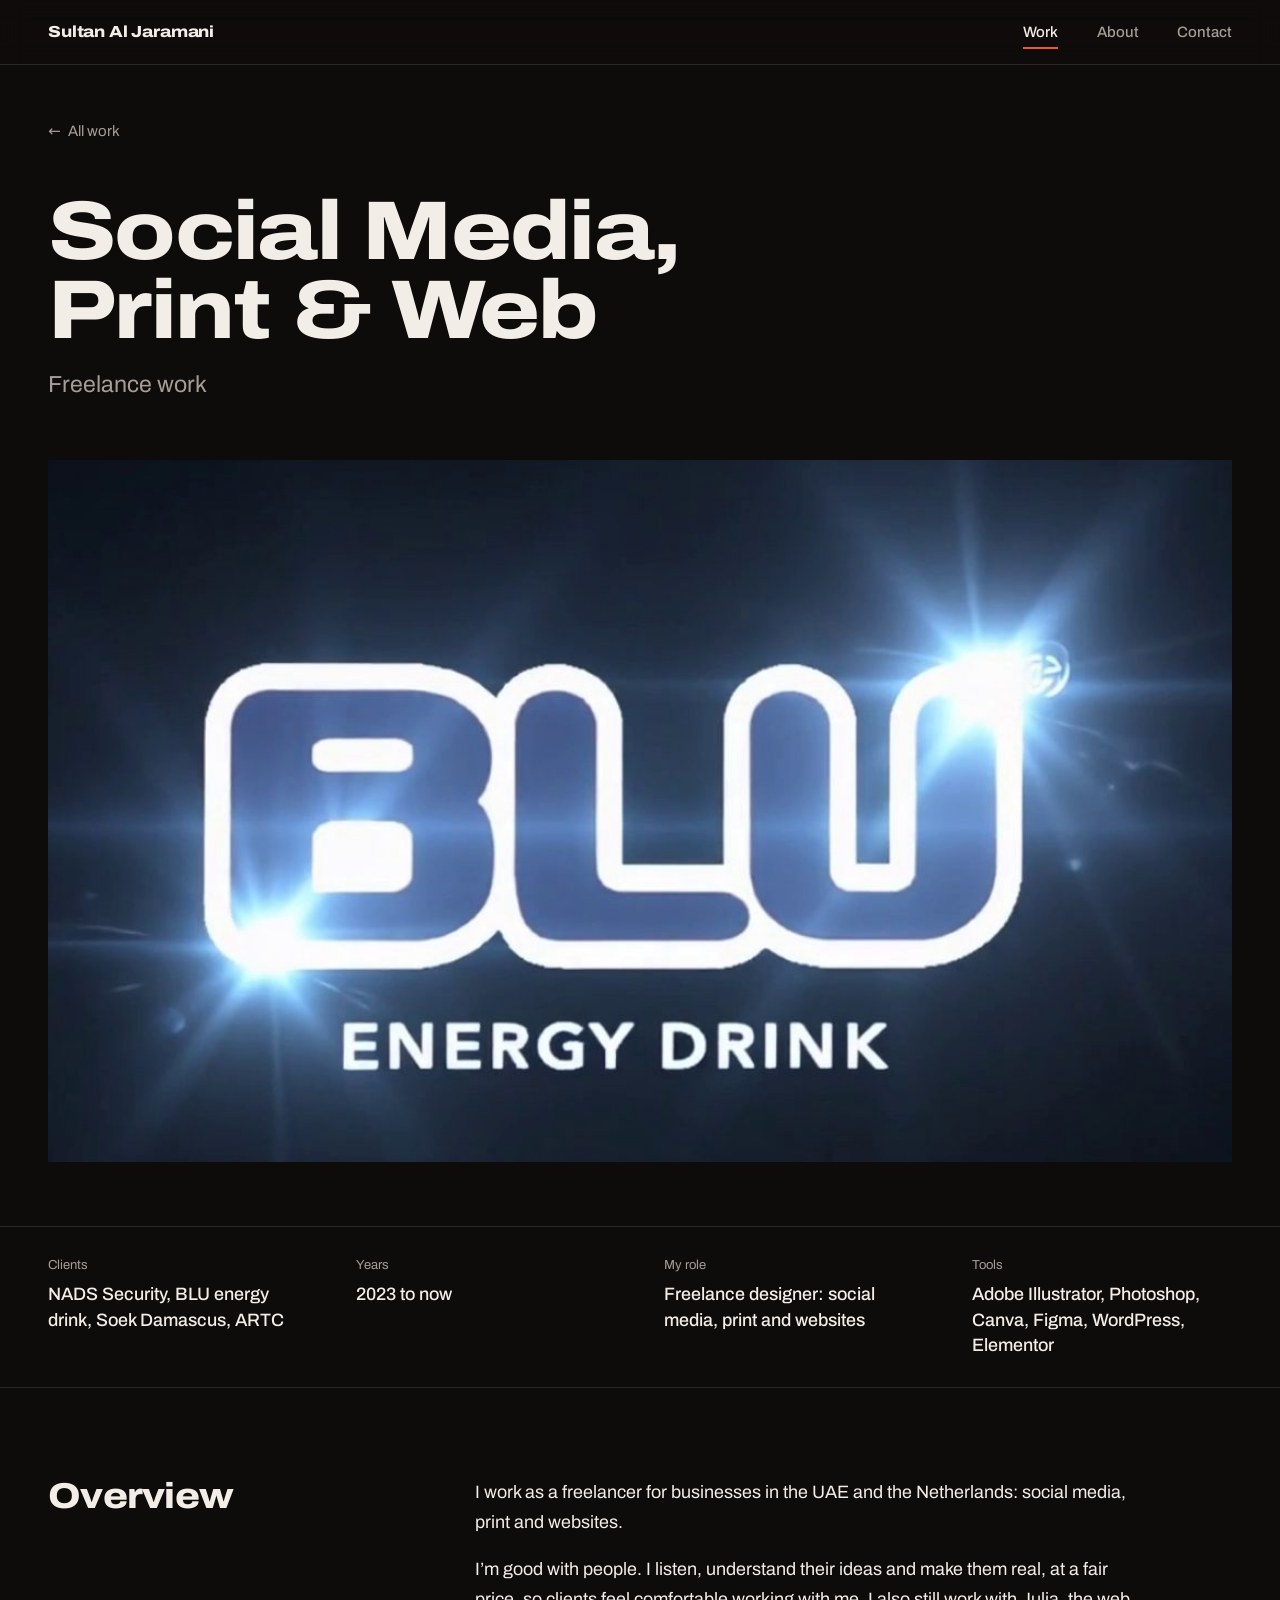
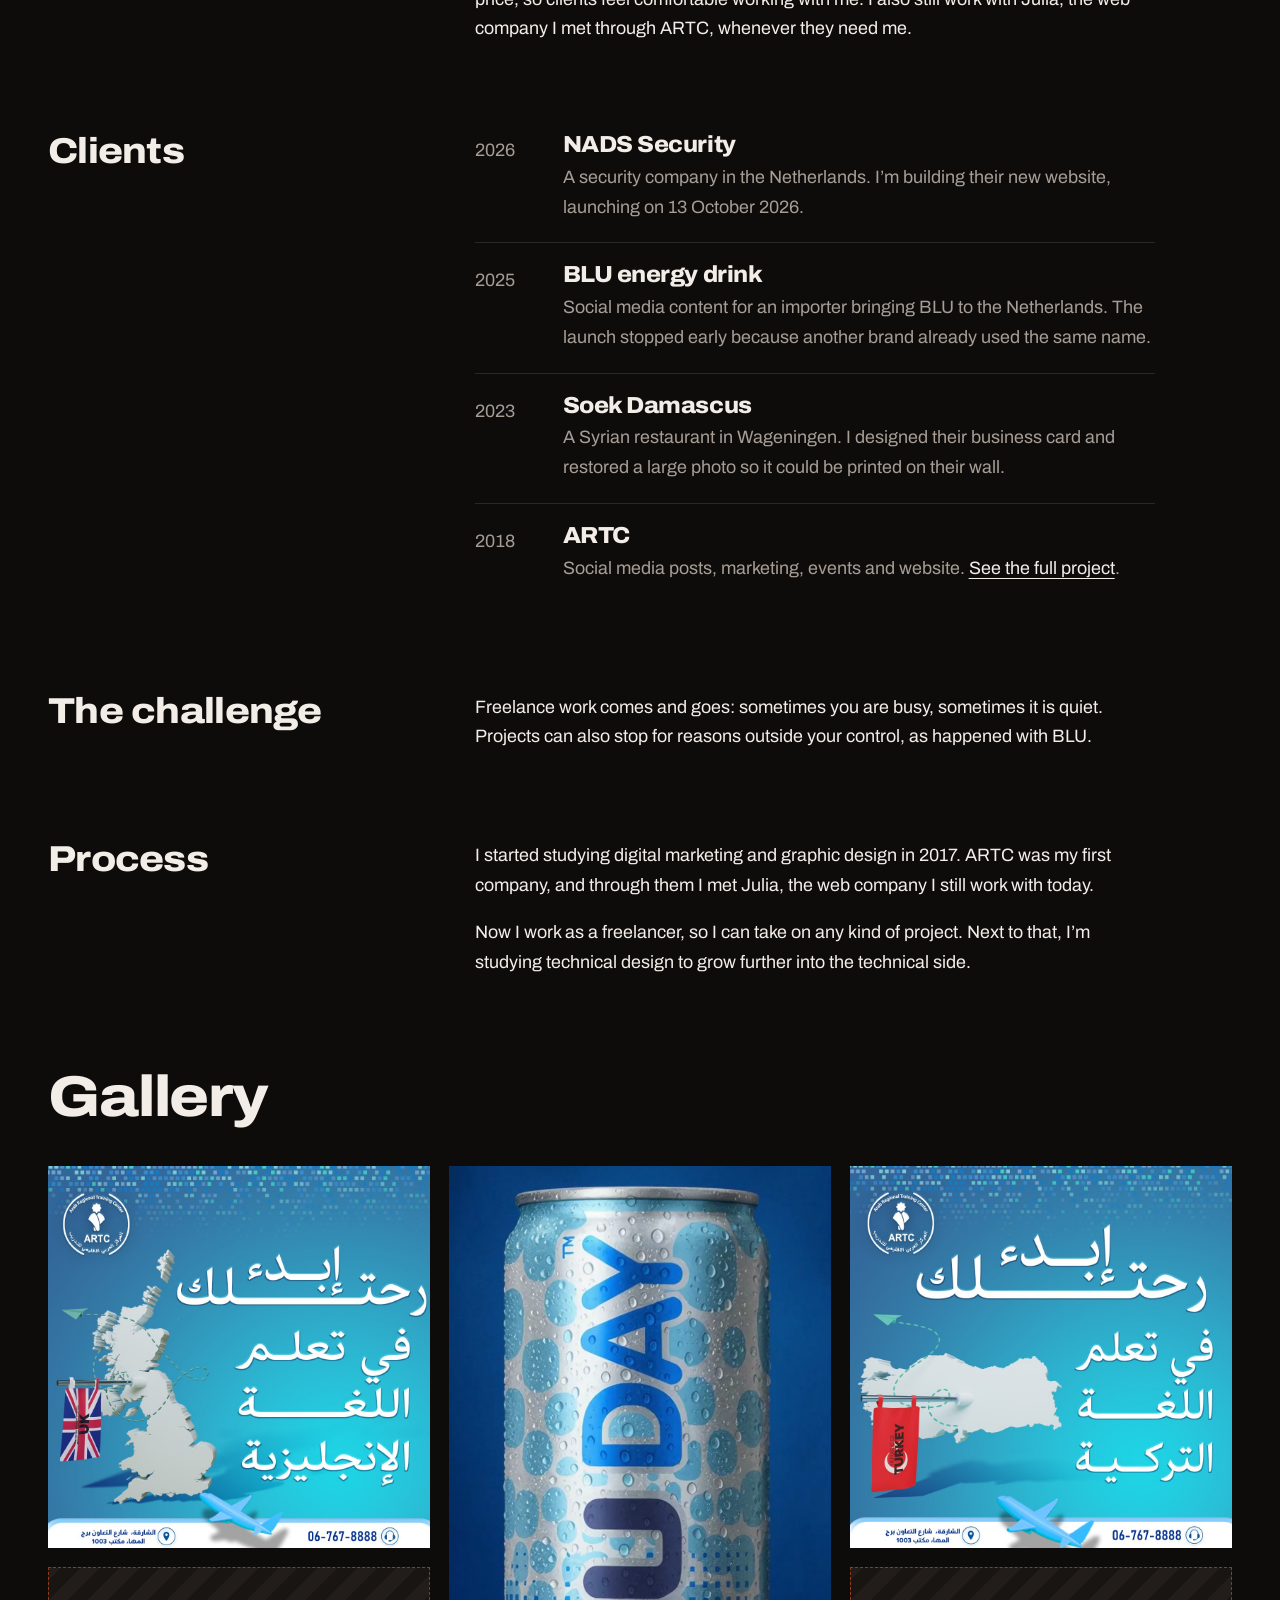
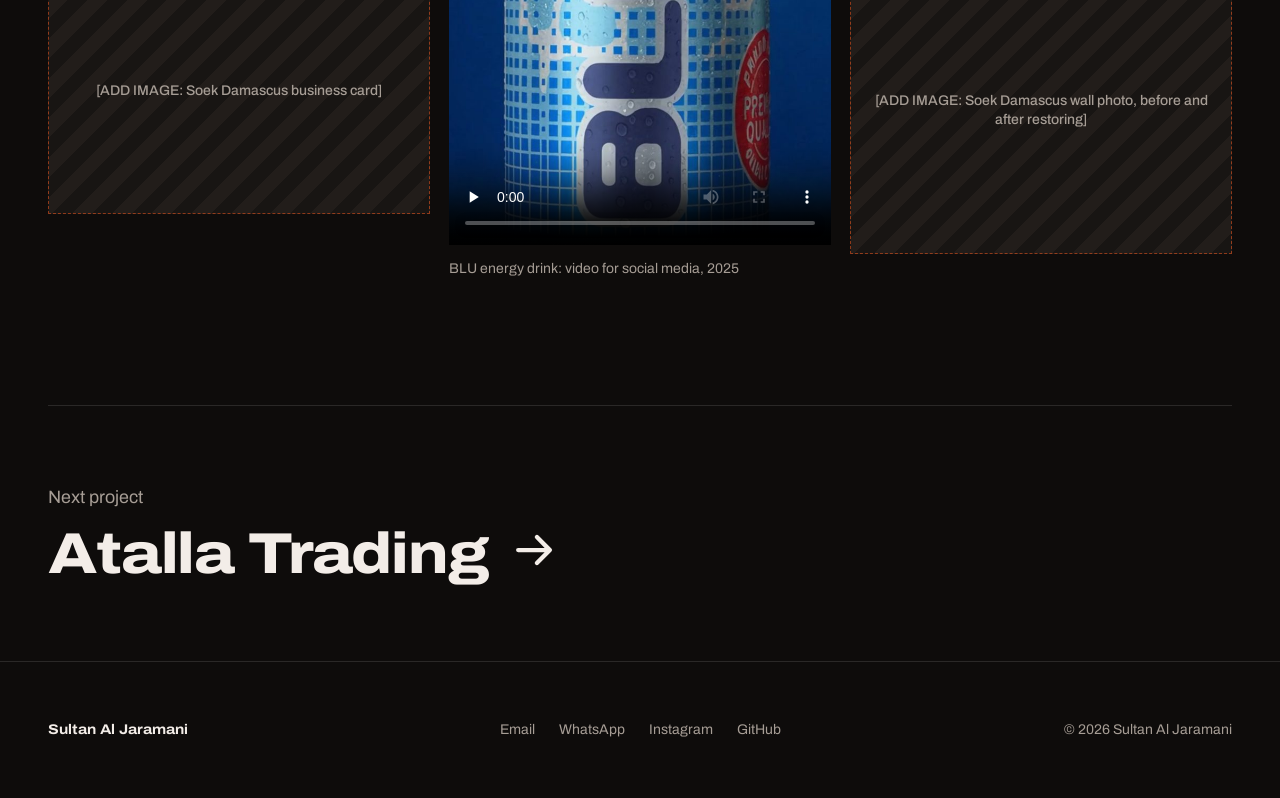
<file: projects/social-media.html>
<!DOCTYPE html>
<html lang="en">
<head>
  <meta charset="utf-8">
  <meta name="viewport" content="width=device-width, initial-scale=1">

  <title>Social Media, Print &amp; Web | Sultan Al Jaramani</title>
  <meta name="description" content="Freelance social media, print and web design by Sultan Al Jaramani, for clients including NADS Security, BLU energy drink, Soek Damascus and ARTC.">
  <link rel="canonical" href="https://sultan200355.github.io/projects/social-media.html">

  <meta property="og:type" content="article">
  <meta property="og:site_name" content="Sultan Al Jaramani">
  <meta property="og:title" content="Social Media, Print &amp; Web | Sultan Al Jaramani">
  <meta property="og:description" content="Freelance social media, print and web design.">
  <meta property="og:url" content="https://sultan200355.github.io/projects/social-media.html">
  <meta property="og:image" content="https://sultan200355.github.io/images/og-image.jpg">
  <meta property="og:image:width" content="1200">
  <meta property="og:image:height" content="630">
  <meta name="twitter:card" content="summary_large_image">

  <meta name="theme-color" content="#0e0c0b">
  <link rel="icon" href="../favicon.svg" type="image/svg+xml">
  <link rel="preload" href="../fonts/archivo-latin.woff2" as="font" type="font/woff2" crossorigin>
  <link rel="stylesheet" href="../css/style.css">
  <script>document.documentElement.classList.add("js");</script>
  <script src="../js/main.js" defer></script>
</head>

<body>
  <a class="skip-link" href="#main">Skip to content</a>

  <!-- HEADER (same on every page) -->
  <header class="site-header">
    <div class="container site-header__inner">
      <a class="site-logo" href="../index.html" aria-label="Sultan Al Jaramani, home">Sultan<span class="site-logo__last"> Al Jaramani</span></a>
      <nav class="site-nav" aria-label="Main">
        <ul class="site-nav__list">
          <li><a href="../index.html#work" aria-current="page">Work</a></li>
          <li><a href="../about.html">About</a></li>
          <li><a href="../contact.html">Contact</a></li>
        </ul>
      </nav>
    </div>
  </header>

  <main id="main">

    <!-- 1. HERO -->
    <header class="p-hero">
      <div class="container">
        <a class="back-link" href="../index.html#work"><span aria-hidden="true">&larr;</span> All work</a>
        <h1 class="p-hero__title">Social Media, Print &amp; Web</h1>
        <p class="p-hero__sub">Freelance work</p>
        <figure class="p-hero__media">
          <img src="../images/social-media/blu-energy-drink-endcard.jpg"
               width="1080" height="685"
               fetchpriority="high"
               alt="The glowing BLU energy drink logo from the end of a video for social media">
        </figure>
      </div>
    </header>

    <!-- 2. QUICK FACTS -->
    <section class="facts" aria-label="Project facts">
      <dl class="container facts__list">
        <div>
          <dt>Clients</dt>
          <dd>NADS Security, BLU energy drink, Soek Damascus, ARTC</dd>
        </div>
        <div>
          <dt>Years</dt>
          <dd>2023 to now</dd>
        </div>
        <div>
          <dt>My role</dt>
          <dd>Freelance designer: social media, print and websites</dd>
        </div>
        <div>
          <dt>Tools</dt>
          <dd>Adobe Illustrator, Photoshop, Canva, Figma, WordPress, Elementor</dd>
        </div>
      </dl>
    </section>

    <!-- 3. OVERVIEW -->
    <section class="cs reveal" aria-labelledby="overview-title">
      <div class="container cs__grid">
        <h2 id="overview-title" class="cs__title">Overview</h2>
        <div class="cs__body">
          <p>I work as a freelancer for businesses in the UAE and the Netherlands: social media, print and websites.</p>
          <p>I&rsquo;m good with people. I listen, understand their ideas and make them real, at a fair price, so clients feel comfortable working with me. I also still work with Julia, the web company I met through ARTC, whenever they need me.</p>
        </div>
      </div>
    </section>

    <!-- 4. CLIENTS: newest first. To add a client, copy one <li> block. -->
    <section class="cs reveal" aria-labelledby="clients-title">
      <div class="container cs__grid">
        <h2 id="clients-title" class="cs__title">Clients</h2>
        <div class="cs__body">
          <ul class="client-list">
            <li>
              <span class="client-list__year">2026</span>
              <div>
                <h3 class="client-list__name">NADS Security</h3>
                <p>A security company in the Netherlands. I&rsquo;m building their new website, launching on 13 October 2026.</p>
              </div>
            </li>
            <li>
              <span class="client-list__year">2025</span>
              <div>
                <h3 class="client-list__name">BLU energy drink</h3>
                <p>Social media content for an importer bringing BLU to the Netherlands. The launch stopped early because another brand already used the same name.</p>
              </div>
            </li>
            <li>
              <span class="client-list__year">2023</span>
              <div>
                <h3 class="client-list__name">Soek Damascus</h3>
                <p>A Syrian restaurant in Wageningen. I designed their business card and restored a large photo so it could be printed on their wall.</p>
              </div>
            </li>
            <li>
              <span class="client-list__year">2018</span>
              <div>
                <h3 class="client-list__name">ARTC</h3>
                <p>Social media posts, marketing, events and website. <a href="artc.html">See the full project</a>.</p>
              </div>
            </li>
          </ul>
        </div>
      </div>
    </section>

    <!-- 5. THE CHALLENGE -->
    <section class="cs reveal" aria-labelledby="challenge-title">
      <div class="container cs__grid">
        <h2 id="challenge-title" class="cs__title">The challenge</h2>
        <div class="cs__body">
          <p>Freelance work comes and goes: sometimes you are busy, sometimes it is quiet. Projects can also stop for reasons outside your control, as happened with BLU.</p>
        </div>
      </div>
    </section>

    <!-- 6. PROCESS -->
    <section class="cs reveal" aria-labelledby="process-title">
      <div class="container cs__grid">
        <h2 id="process-title" class="cs__title">Process</h2>
        <div class="cs__body">
          <p>I started studying digital marketing and graphic design in 2017. ARTC was my first company, and through them I met Julia, the web company I still work with today.</p>
          <p>Now I work as a freelancer, so I can take on any kind of project. Next to that, I&rsquo;m studying technical design to grow further into the technical side.</p>
        </div>
      </div>
    </section>

    <!-- ====================================================
         7. GALLERY (masonry)
         Images keep their own height and flow into columns.
         For each image, use this pattern:

         <a class="gallery__item" href="../images/social-media/FILE.jpg" data-lightbox="social">
           <img src="../images/social-media/FILE.jpg" width="1080" height="1350" loading="lazy" decoding="async"
                alt="Describe the design">
         </a>
         ==================================================== -->
    <section class="media-section" aria-labelledby="gallery-title">
      <div class="container">
        <div class="media-section__head reveal">
          <h2 id="gallery-title">Gallery</h2>
        </div>
        <div class="masonry reveal">
          <a class="gallery__item" href="../images/artc/post-english-course.jpg" data-lightbox="social">
            <img src="../images/artc/post-english-course.jpg" width="1080" height="1080" loading="lazy" decoding="async"
                 alt="ARTC social media post in Arabic inviting people to start learning English, with a 3D map of the UK and a British flag">
          </a>

          <div class="ph-img ratio-card">[ADD IMAGE: Soek Damascus business card]</div>

          <!-- VIDEO: preload="none" means the video only downloads when someone presses play.
               The poster is the still picture shown before that. -->
          <figure class="video-item">
            <video controls playsinline preload="none"
                   width="720" height="1280"
                   poster="../images/social-media/blu-energy-drink-poster.jpg"
                   aria-label="BLU energy drink video for social media, 15 seconds">
              <source src="../images/social-media/blu-energy-drink.mp4" type="video/mp4">
            </video>
            <figcaption>BLU energy drink: video for social media, 2025</figcaption>
          </figure>

          <a class="gallery__item" href="../images/artc/post-turkish-course.jpg" data-lightbox="social">
            <img src="../images/artc/post-turkish-course.jpg" width="1080" height="1080" loading="lazy" decoding="async"
                 alt="ARTC social media post in Arabic inviting people to start learning Turkish, with a 3D map of Turkey and a Turkish flag">
          </a>

          <div class="ph-img ratio-4x3">[ADD IMAGE: Soek Damascus wall photo, before and after restoring]</div>
        </div>
      </div>
    </section>

    <!-- 8. NEXT PROJECT -->
    <nav class="next container" aria-label="Next project">
      <a class="next__link" href="atalla-trading.html">
        <span class="next__label">Next project</span>
        <span class="next__title">Atalla Trading
          <svg class="icon-arrow" viewBox="0 0 256 256" aria-hidden="true"><path d="M224.49,136.49l-72,72a12,12,0,0,1-17-17L187,140H40a12,12,0,0,1,0-24H187L135.51,64.48a12,12,0,0,1,17-17l72,72A12,12,0,0,1,224.49,136.49Z"/></svg>
        </span>
      </a>
    </nav>

  </main>

  <!-- FOOTER (same on every page) -->
  <footer class="site-footer">
    <div class="container site-footer__inner">
      <p class="site-footer__name">Sultan Al Jaramani</p>
      <ul class="site-footer__links">
        <li><a href="mailto:sultanaljaramani@gmail.com">Email</a></li>
        <li><a href="https://wa.me/31627978590">WhatsApp</a></li>
        <li><a href="https://www.instagram.com/jaramani1/">Instagram</a></li>
        <li><a href="https://github.com/sultan200355">GitHub</a></li>
        <!-- LinkedIn hidden until you have your profile link:
        <li><a href="https://www.linkedin.com/in/YOUR-PROFILE/">LinkedIn</a></li> -->
      </ul>
      <p class="site-footer__copy">&copy; <span data-year>2026</span> Sultan Al Jaramani</p>
    </div>
  </footer>
</body>
</html>
</file>
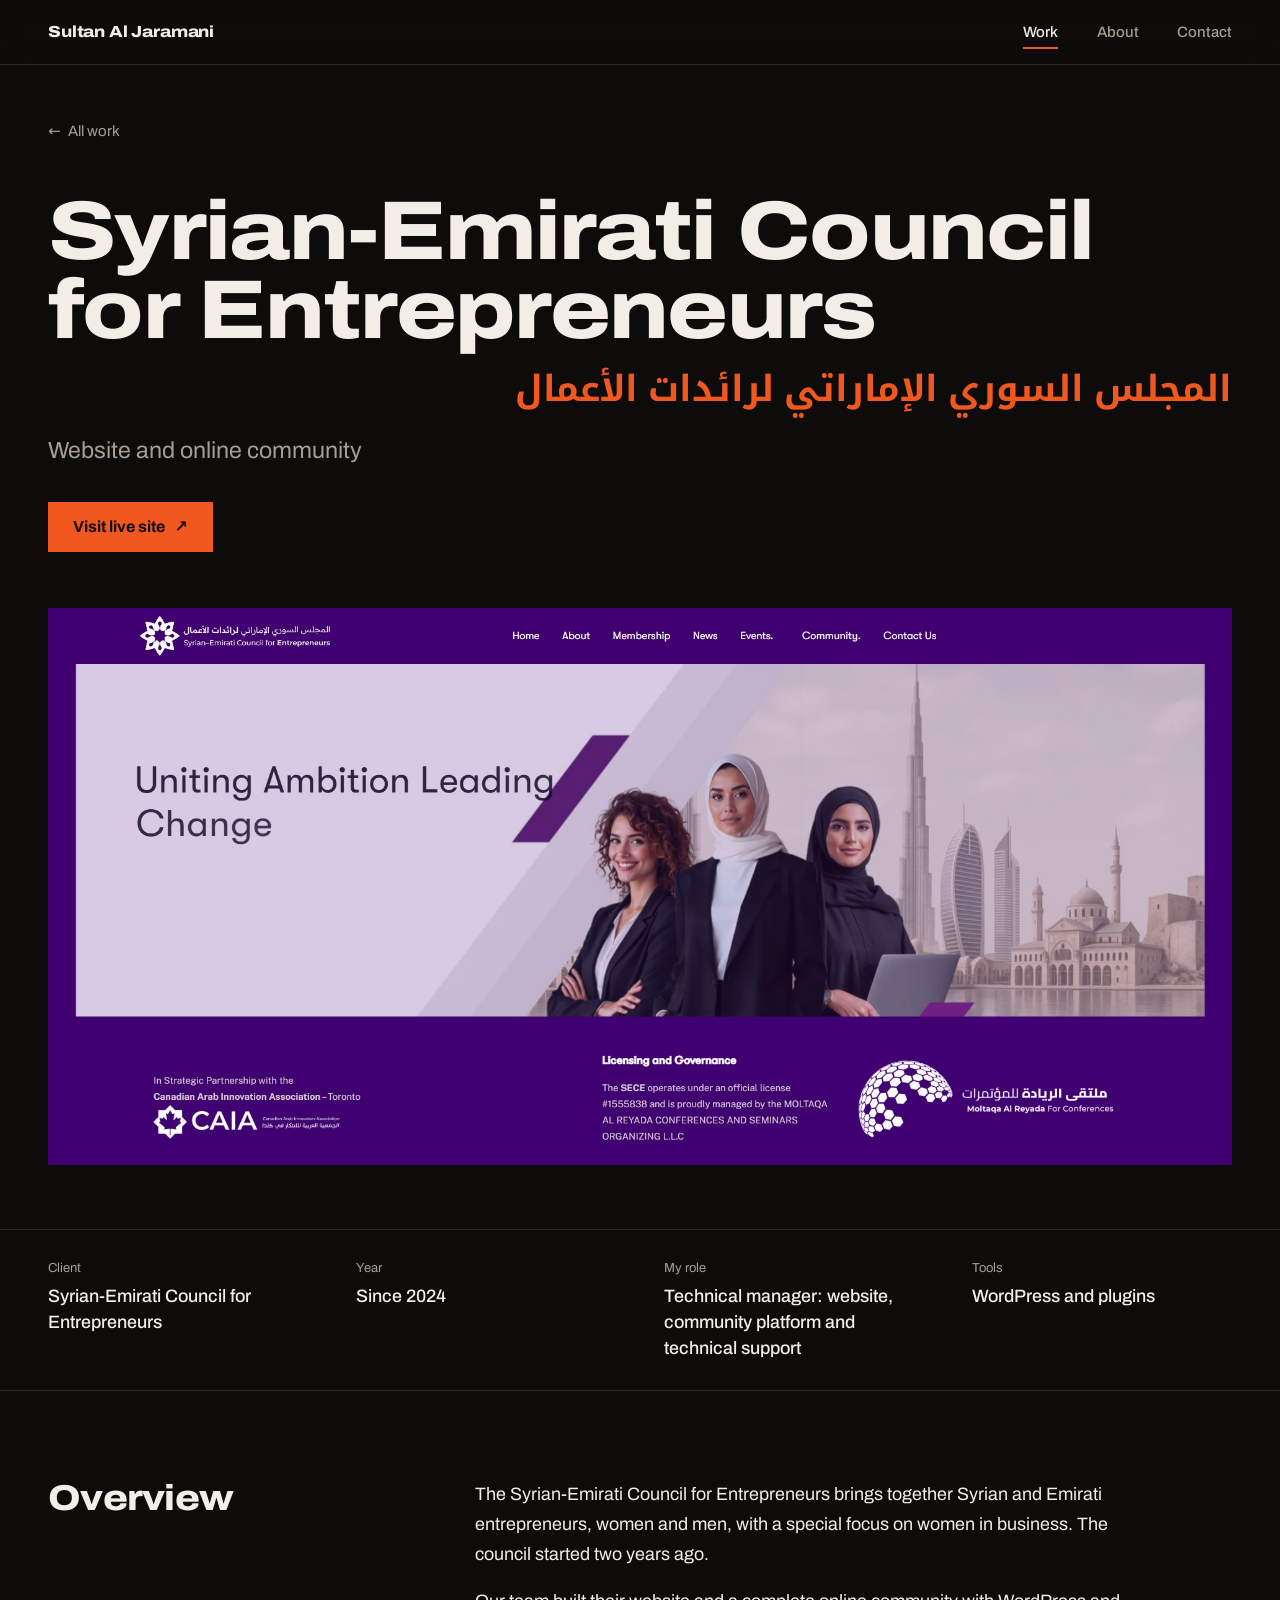
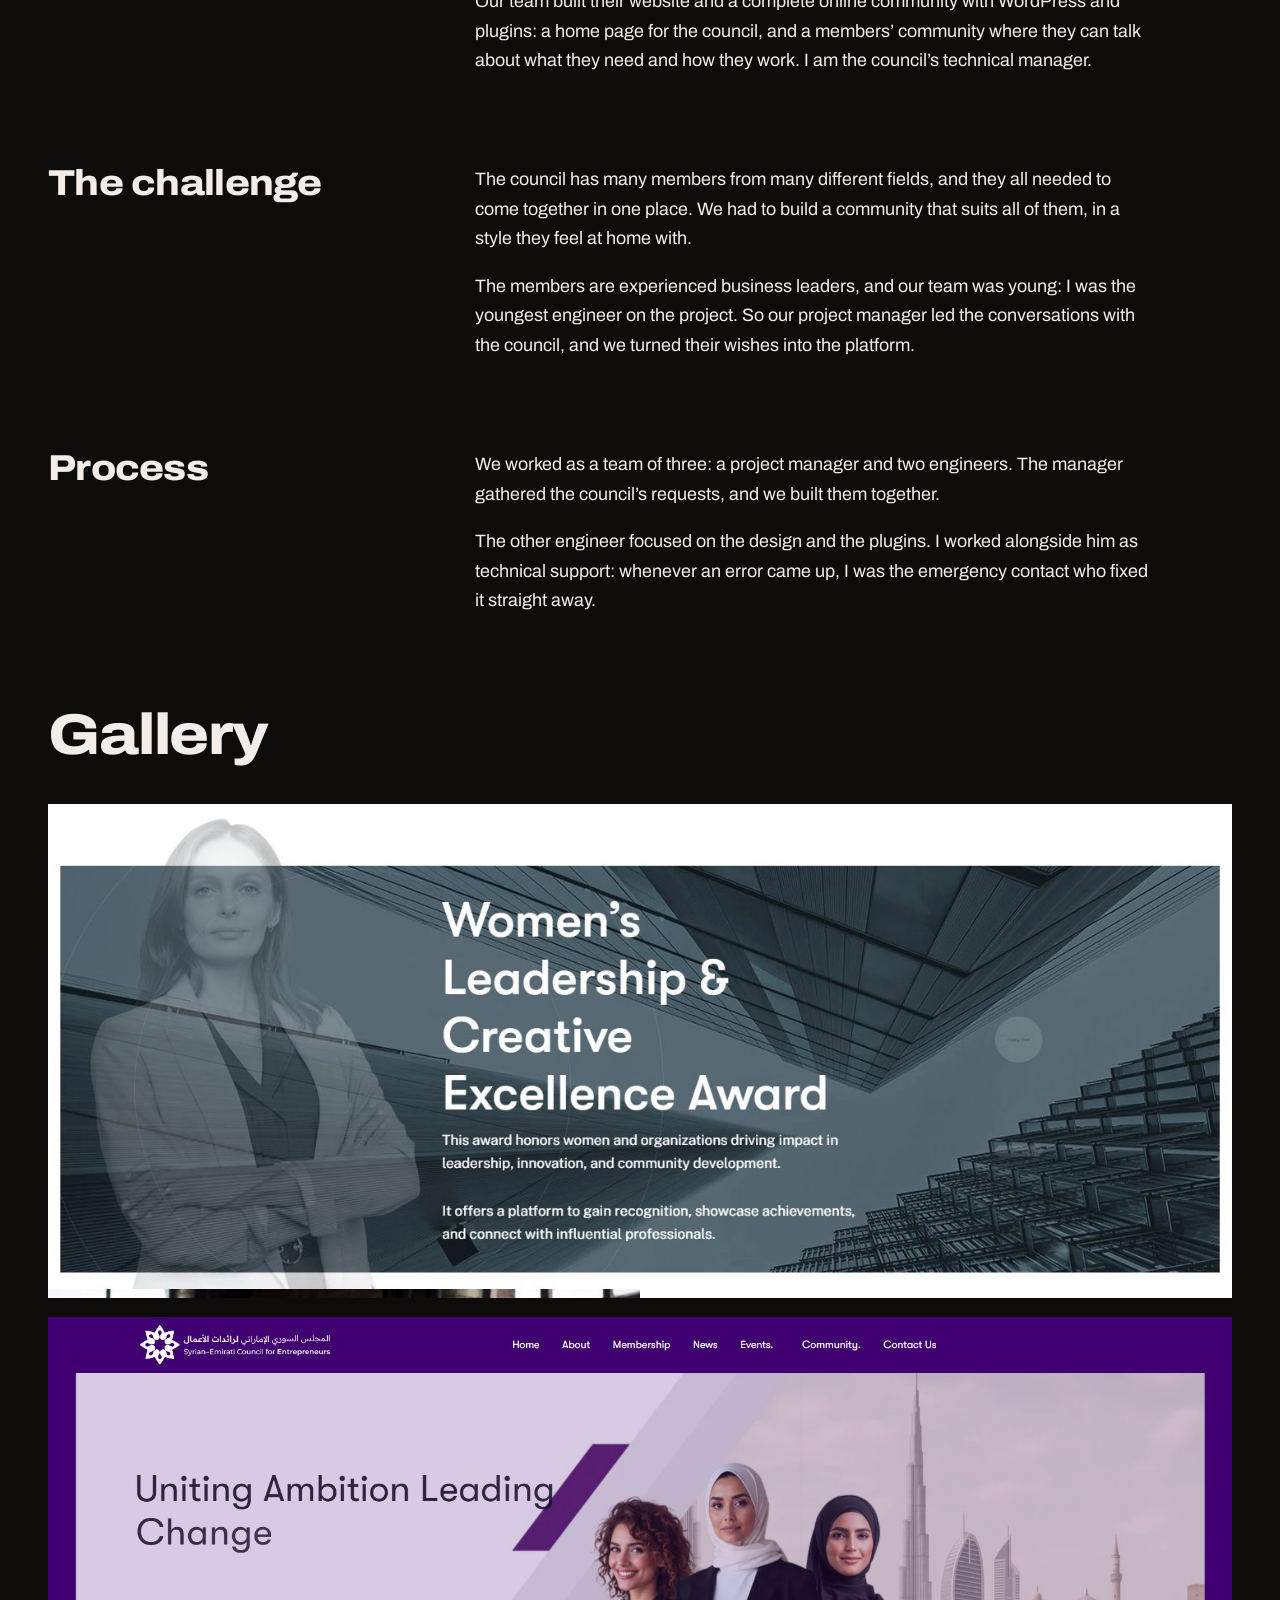
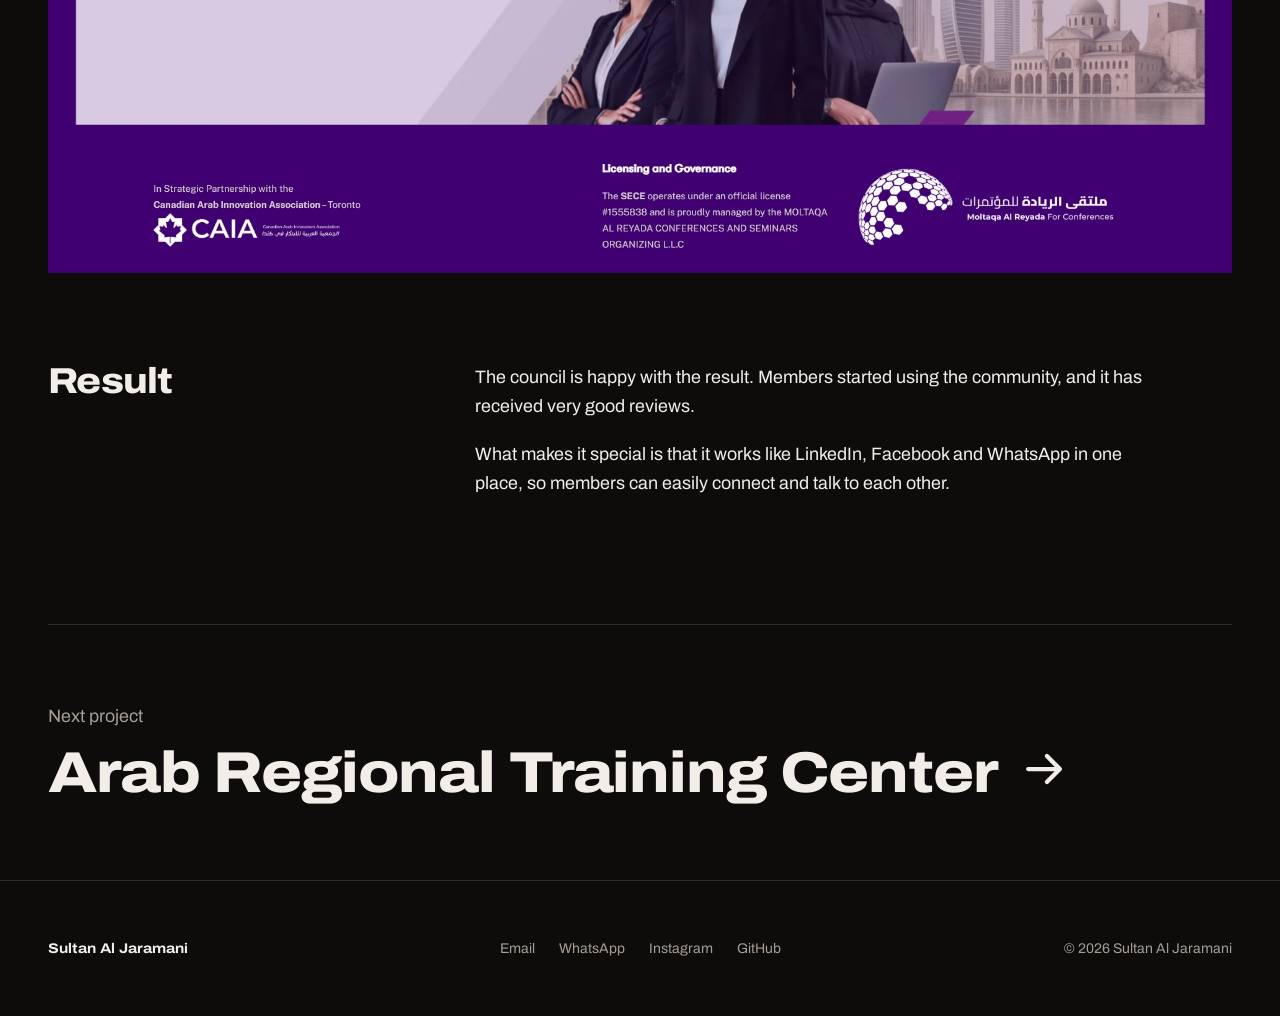
<file: projects/syrian-emirati-council.html>
<!DOCTYPE html>
<html lang="en">
<head>
  <meta charset="utf-8">
  <meta name="viewport" content="width=device-width, initial-scale=1">

  <title>Syrian-Emirati Council for Entrepreneurs website | Sultan Al Jaramani</title>
  <meta name="description" content="WordPress website and online community for the Syrian-Emirati Council for Entrepreneurs. Sultan Al Jaramani is the council's technical manager.">
  <link rel="canonical" href="https://sultan200355.github.io/projects/syrian-emirati-council.html">

  <meta property="og:type" content="article">
  <meta property="og:site_name" content="Sultan Al Jaramani">
  <meta property="og:title" content="Syrian-Emirati Council for Entrepreneurs website | Sultan Al Jaramani">
  <meta property="og:description" content="A WordPress website and online community for Syrian and Emirati entrepreneurs.">
  <meta property="og:url" content="https://sultan200355.github.io/projects/syrian-emirati-council.html">
  <meta property="og:image" content="https://sultan200355.github.io/images/syrian-emirati-council/home-desktop.jpg">
  <meta property="og:image:alt" content="Home page of the Syrian-Emirati Council for Entrepreneurs website">
  <meta name="twitter:card" content="summary_large_image">

  <meta name="theme-color" content="#0e0c0b">
  <link rel="icon" href="../favicon.svg" type="image/svg+xml">
  <link rel="preload" href="../fonts/archivo-latin.woff2" as="font" type="font/woff2" crossorigin>
  <link rel="stylesheet" href="../css/style.css">
  <script>document.documentElement.classList.add("js");</script>
  <script src="../js/main.js" defer></script>
</head>

<body>
  <a class="skip-link" href="#main">Skip to content</a>

  <!-- HEADER (same on every page) -->
  <header class="site-header">
    <div class="container site-header__inner">
      <a class="site-logo" href="../index.html" aria-label="Sultan Al Jaramani, home">Sultan<span class="site-logo__last"> Al Jaramani</span></a>
      <nav class="site-nav" aria-label="Main">
        <ul class="site-nav__list">
          <li><a href="../index.html#work" aria-current="page">Work</a></li>
          <li><a href="../about.html">About</a></li>
          <li><a href="../contact.html">Contact</a></li>
        </ul>
      </nav>
    </div>
  </header>

  <main id="main">

    <!-- 1. HERO: title, live-site button and main screenshot -->
    <header class="p-hero">
      <div class="container">
        <a class="back-link" href="../index.html#work"><span aria-hidden="true">&larr;</span> All work</a>
        <h1 class="p-hero__title">Syrian-Emirati Council for Entrepreneurs</h1>
        <p class="p-hero__ar" lang="ar" dir="rtl">المجلس السوري الإماراتي لرائدات الأعمال</p>
        <p class="p-hero__sub">Website and online community</p>
        <div class="p-hero__actions">
          <!-- target="_blank" opens the site in a new tab; rel="noopener" is a safety setting for that -->
          <a class="btn btn--primary" href="https://syrianemiraticouncil.com" target="_blank" rel="noopener">
            Visit live site <span class="btn__arrow btn__arrow--out" aria-hidden="true">&nearr;</span><span class="sr-only"> (opens in a new tab)</span>
          </a>
        </div>
        <figure class="p-hero__media">
          <img src="../images/syrian-emirati-council/home-desktop.jpg"
               width="1909" height="897"
               fetchpriority="high"
               alt="Home page of the Syrian-Emirati Council for Entrepreneurs website on desktop, with the headline Uniting Ambition Leading Change">
        </figure>
      </div>
    </header>

    <!-- 2. QUICK FACTS -->
    <section class="facts" aria-label="Project facts">
      <dl class="container facts__list">
        <div>
          <dt>Client</dt>
          <dd>Syrian-Emirati Council for Entrepreneurs</dd>
        </div>
        <div>
          <dt>Year</dt>
          <dd>Since 2024</dd>
        </div>
        <div>
          <dt>My role</dt>
          <dd>Technical manager: website, community platform and technical support</dd>
        </div>
        <div>
          <dt>Tools</dt>
          <dd>WordPress and plugins</dd>
        </div>
      </dl>
    </section>

    <!-- 3. OVERVIEW -->
    <section class="cs reveal" aria-labelledby="overview-title">
      <div class="container cs__grid">
        <h2 id="overview-title" class="cs__title">Overview</h2>
        <div class="cs__body">
          <p>The Syrian-Emirati Council for Entrepreneurs brings together Syrian and Emirati entrepreneurs, women and men, with a special focus on women in business. The council started two years ago.</p>
          <p>Our team built their website and a complete online community with WordPress and plugins: a home page for the council, and a members&rsquo; community where they can talk about what they need and how they work. I am the council&rsquo;s technical manager.</p>
        </div>
      </div>
    </section>

    <!-- 4. THE CHALLENGE -->
    <section class="cs reveal" aria-labelledby="challenge-title">
      <div class="container cs__grid">
        <h2 id="challenge-title" class="cs__title">The challenge</h2>
        <div class="cs__body">
          <p>The council has many members from many different fields, and they all needed to come together in one place. We had to build a community that suits all of them, in a style they feel at home with.</p>
          <p>The members are experienced business leaders, and our team was young: I was the youngest engineer on the project. So our project manager led the conversations with the council, and we turned their wishes into the platform.</p>
        </div>
      </div>
    </section>

    <!-- 5. PROCESS -->
    <section class="cs reveal" aria-labelledby="process-title">
      <div class="container cs__grid">
        <h2 id="process-title" class="cs__title">Process</h2>
        <div class="cs__body">
          <p>We worked as a team of three: a project manager and two engineers. The manager gathered the council&rsquo;s requests, and we built them together.</p>
          <p>The other engineer focused on the design and the plugins. I worked alongside him as technical support: whenever an error came up, I was the emergency contact who fixed it straight away.</p>
        </div>
      </div>
    </section>

    <!-- 6. GALLERY: click an image to see it bigger -->
    <section class="media-section" aria-labelledby="gallery-title">
      <div class="container">
        <div class="media-section__head reveal">
          <h2 id="gallery-title">Gallery</h2>
        </div>
        <div class="gallery gallery--two reveal">
          <a class="gallery__item gallery__item--full" href="../images/syrian-emirati-council/award-section.jpg" data-lightbox="sec">
            <img src="../images/syrian-emirati-council/award-section.jpg" width="1440" height="600" loading="lazy" decoding="async"
                 alt="The Women's Leadership and Creative Excellence Award section on the council's home page">
          </a>
          <a class="gallery__item gallery__item--full" href="../images/syrian-emirati-council/home-desktop.jpg" data-lightbox="sec">
            <img src="../images/syrian-emirati-council/home-desktop.jpg" width="1909" height="897" loading="lazy" decoding="async"
                 alt="Home page of the Syrian-Emirati Council for Entrepreneurs website on desktop">
          </a>
          <!-- To add more screenshots, copy one <a class="gallery__item"> block above
               and change the file name (twice) and the alt text. -->
        </div>
      </div>
    </section>

    <!-- 7. THE RESULT -->
    <section class="cs reveal" aria-labelledby="result-title">
      <div class="container cs__grid">
        <h2 id="result-title" class="cs__title">Result</h2>
        <div class="cs__body">
          <p>The council is happy with the result. Members started using the community, and it has received very good reviews.</p>
          <p>What makes it special is that it works like LinkedIn, Facebook and WhatsApp in one place, so members can easily connect and talk to each other.</p>
        </div>
      </div>
    </section>

    <!-- 8. NEXT PROJECT -->
    <nav class="next container" aria-label="Next project">
      <a class="next__link" href="artc.html">
        <span class="next__label">Next project</span>
        <span class="next__title">Arab Regional Training Center
          <svg class="icon-arrow" viewBox="0 0 256 256" aria-hidden="true"><path d="M224.49,136.49l-72,72a12,12,0,0,1-17-17L187,140H40a12,12,0,0,1,0-24H187L135.51,64.48a12,12,0,0,1,17-17l72,72A12,12,0,0,1,224.49,136.49Z"/></svg>
        </span>
      </a>
    </nav>

  </main>

  <!-- FOOTER (same on every page) -->
  <footer class="site-footer">
    <div class="container site-footer__inner">
      <p class="site-footer__name">Sultan Al Jaramani</p>
      <ul class="site-footer__links">
        <li><a href="mailto:sultanaljaramani@gmail.com">Email</a></li>
        <li><a href="https://wa.me/31627978590">WhatsApp</a></li>
        <li><a href="https://www.instagram.com/jaramani1/">Instagram</a></li>
        <li><a href="https://github.com/sultan200355">GitHub</a></li>
        <!-- LinkedIn hidden until you have your profile link:
        <li><a href="https://www.linkedin.com/in/YOUR-PROFILE/">LinkedIn</a></li> -->
      </ul>
      <p class="site-footer__copy">&copy; <span data-year>2026</span> Sultan Al Jaramani</p>
    </div>
  </footer>
</body>
</html>
</file>
<file: css/style.css>
/* =========================================================
   SULTAN AL JARAMANI - PORTFOLIO STYLES
   ---------------------------------------------------------
   One stylesheet for the whole site. Every page loads it.

   Contents
   1.  Fonts
   2.  Design tokens   <- change colours, fonts and sizes here
   3.  Base styles
   4.  Layout helpers
   5.  Header and navigation
   6.  Buttons and links
   7.  Placeholders (boxes you still need to fill in)
   8.  Home page
   9.  Project pages
   10. Before/after slider
   11. Galleries
   12. About page
   13. Contact page
   14. Call-to-action band and footer
   15. Lightbox (the big image viewer)
   16. Animations
   ========================================================= */


/* 1. FONTS ------------------------------------------------
   The font files live in /fonts, so the site never asks
   Google (or anyone else) for them. That is faster, and
   better for visitors' privacy (important in the EU).
   "font-display: swap" shows text right away in a backup
   font while the real font is still loading. */

@font-face {
  font-family: "Archivo";
  src: url("../fonts/archivo-latin.woff2") format("woff2");
  font-weight: 100 900;   /* one file holds every weight... */
  font-stretch: 62% 125%; /* ...and every width, from narrow to extra wide */
  font-style: normal;
  font-display: swap;
}

/* The Arabic font is only downloaded on pages that actually
   contain Arabic letters. That is what unicode-range does. */
@font-face {
  font-family: "Noto Kufi Arabic";
  src: url("../fonts/noto-kufi-arabic.woff2") format("woff2");
  font-weight: 100 900;
  font-style: normal;
  font-display: swap;
  unicode-range: U+0600-06FF, U+0750-077F, U+0870-08FF, U+200C-200E, U+FB50-FDFF, U+FE70-FEFC;
}


/* 2. DESIGN TOKENS ----------------------------------------
   "Tokens" are named values. Instead of typing #f0581f in
   twenty places, we type var(--color-accent). Change it
   here once and the whole site updates. */

:root {
  /* Colours */
  --color-bg: #0e0c0b;          /* page background: warm near-black */
  --color-surface: #181513;     /* panels that sit on the background */
  --color-surface-2: #221d1a;   /* a step lighter (used in placeholder stripes) */
  --color-line: rgb(243 237 232 / 0.12);   /* thin divider lines */
  --color-line-strong: rgb(243 237 232 / 0.35);
  --color-text: #f3ede8;        /* main text: warm off-white */
  --color-muted: #a69d95;       /* secondary text */
  --color-accent: #f0581f;      /* flame orange, from the Beit Al Mukhtar brand */
  --color-accent-hover: #ff7038;
  --color-on-accent: #170a04;   /* dark text that sits on orange */
  --color-paper: #f3ede8;       /* light panel for showing logos (dark logos vanish on the dark page) */

  /* Fonts. If a letter is missing in Archivo (like Arabic),
     the browser moves on to the next font in the list. */
  --font-sans: "Archivo", "Noto Kufi Arabic", system-ui, -apple-system, "Segoe UI", Roboto, sans-serif;
  --font-arabic: "Noto Kufi Arabic", "Segoe UI", Tahoma, sans-serif;

  /* Font sizes. clamp(smallest, ideal, largest) makes text
     grow smoothly with the screen width, no jumps. */
  --step--1: 0.875rem;
  --step-0: clamp(1rem, 0.96rem + 0.2vw, 1.125rem);
  --step-1: clamp(1.15rem, 1.05rem + 0.5vw, 1.5rem);
  --step-2: clamp(1.45rem, 1.15rem + 1.4vw, 2.25rem);
  --step-3: clamp(1.9rem, 1.2rem + 3vw, 3.75rem);
  --step-4: clamp(2.4rem, 1.2rem + 5vw, 6rem);
  --step-5: clamp(2.5rem, 0.5rem + 8.5vw, 8.75rem);

  /* Spacing */
  --gutter: clamp(1rem, 4vw, 3rem);              /* space at the screen edges and between columns */
  --space-section: clamp(4.5rem, 3rem + 6vw, 9rem); /* space between big sections */
  --max-width: 1360px;                            /* the content never gets wider than this */
  --header-h: 4rem;

  /* Motion: a soft "ease out" curve used by every animation */
  --ease-out: cubic-bezier(0.16, 1, 0.3, 1);
}


/* 3. BASE STYLES ------------------------------------------
   A small reset so every browser starts from the same place,
   then the default look of text, links and images. */

*,
*::before,
*::after {
  box-sizing: border-box;
}

* {
  margin: 0;
}

html {
  color-scheme: dark;
  -webkit-text-size-adjust: 100%;
  text-size-adjust: 100%;
  /* when you jump to #work, leave room for the sticky header */
  scroll-padding-top: calc(var(--header-h) + 1.5rem);
}

body {
  min-height: 100dvh;
  background: var(--color-bg);
  color: var(--color-text);
  font-family: var(--font-sans);
  font-size: var(--step-0);
  font-stretch: 100%;
  line-height: 1.65;
  -webkit-font-smoothing: antialiased;
  -moz-osx-font-smoothing: grayscale;
}

img,
svg {
  display: block;
  max-width: 100%;
  height: auto;
}

a {
  color: inherit;
  text-decoration-thickness: 1px;
  text-underline-offset: 0.2em;
}

h1,
h2,
h3 {
  font-weight: 800;
  font-stretch: 112%;
  line-height: 1.05;
  letter-spacing: -0.02em;
  text-wrap: balance;
}

p {
  text-wrap: pretty;
}

ul[class],
ol[class] {
  list-style: none;
  padding: 0;
}

/* The orange ring you see when using the Tab key. Never remove it:
   keyboard users need it to know where they are. */
:focus-visible {
  outline: 2px solid var(--color-accent);
  outline-offset: 3px;
}

::selection {
  background: var(--color-accent);
  color: var(--color-on-accent);
}

/* ARABIC TEXT. Any element with lang="ar" uses the Arabic font.
   Letter-spacing must stay 0, otherwise Arabic letters stop
   joining up. The direction (right-to-left) comes from the
   dir="rtl" attribute in the HTML. */
[lang="ar"] {
  font-family: var(--font-arabic);
  font-stretch: normal;
  letter-spacing: 0;
  line-height: 1.5;
}


/* 4. LAYOUT HELPERS --------------------------------------- */

/* .container keeps content centred, with space at the edges */
.container {
  width: min(100% - 2 * var(--gutter), var(--max-width));
  margin-inline: auto;
}

/* Hides something visually but keeps it for screen readers */
.sr-only {
  position: absolute;
  width: 1px;
  height: 1px;
  padding: 0;
  margin: -1px;
  overflow: hidden;
  clip: rect(0 0 0 0);
  white-space: nowrap;
  border: 0;
}

/* "Skip to content" link: invisible until a keyboard user presses Tab */
.skip-link {
  position: absolute;
  top: -100px;
  left: var(--gutter);
  z-index: 20;
  padding: 0.75rem 1rem;
  background: var(--color-accent);
  color: var(--color-on-accent);
  font-weight: 700;
  text-decoration: none;
}

.skip-link:focus {
  top: 0.75rem;
}

.section-title {
  font-size: var(--step-3);
  margin-bottom: clamp(1.75rem, 3vw, 3rem);
}


/* 5. HEADER AND NAVIGATION ---------------------------------
   The header "sticks" to the top while you scroll. */

.site-header {
  position: sticky;
  top: 0;
  z-index: 10;
  background: rgb(14 12 11 / 0.86);
  -webkit-backdrop-filter: blur(12px);
  backdrop-filter: blur(12px);
  border-bottom: 1px solid var(--color-line);
}

.site-header__inner {
  display: flex;
  align-items: center;
  justify-content: space-between;
  gap: 1rem;
  height: var(--header-h);
}

.site-logo {
  font-weight: 800;
  font-stretch: 115%;
  font-size: 1rem;
  letter-spacing: -0.01em;
  text-decoration: none;
  white-space: nowrap;
}

.site-nav__list {
  display: flex;
  gap: clamp(1.1rem, 3vw, 2.5rem);
}

.site-nav__list a {
  position: relative;
  display: block;
  padding-block: 0.5rem;
  color: var(--color-muted);
  font-size: 0.9375rem;
  font-weight: 500;
  text-decoration: none;
  transition: color 0.2s;
}

.site-nav__list a:hover,
.site-nav__list a[aria-current="page"] {
  color: var(--color-text);
}

/* the orange line under the page you are on */
.site-nav__list a[aria-current="page"]::after {
  content: "";
  position: absolute;
  left: 0;
  right: 0;
  bottom: 0.2rem;
  height: 2px;
  background: var(--color-accent);
}

/* On very small phones, show only "Sultan" so the menu fits on one line */
@media (max-width: 26rem) {
  .site-logo__last {
    display: none;
  }
}


/* 6. BUTTONS AND LINKS ------------------------------------ */

.btn {
  display: inline-flex;
  align-items: center;
  gap: 0.6em;
  padding: 1em 1.5em;
  border: 1px solid transparent;
  font-size: 1rem;
  font-weight: 700;
  line-height: 1;
  text-decoration: none;
  white-space: nowrap;
  transition: background-color 0.25s, border-color 0.25s, color 0.25s, transform 0.15s;
}

.btn:active {
  transform: translateY(1px); /* a tiny "press" feeling */
}

/* Orange button with dark text (dark on orange is easy to read; white on orange is not) */
.btn--primary {
  background: var(--color-accent);
  color: var(--color-on-accent);
}

.btn--primary:hover {
  background: var(--color-accent-hover);
}

/* Outline button */
.btn--ghost {
  border-color: var(--color-line-strong);
  color: var(--color-text);
}

.btn--ghost:hover {
  border-color: var(--color-text);
}

/* A button for something that is not ready yet (GitHub, itch.io) */
.btn--disabled {
  border-color: var(--color-line);
  color: var(--color-muted);
  cursor: not-allowed;
}

.btn__arrow {
  transition: transform 0.3s var(--ease-out);
}

.btn:hover .btn__arrow,
.link-arrow:hover .btn__arrow {
  transform: translateX(4px);
}

.btn:hover .btn__arrow--out,
.link-arrow:hover .btn__arrow--out {
  transform: translate(3px, -3px);
}

/* A text link with an orange underline and an arrow */
.link-arrow {
  display: inline-flex;
  align-items: center;
  gap: 0.5em;
  padding-bottom: 0.3em;
  border-bottom: 2px solid var(--color-accent);
  font-weight: 700;
  text-decoration: none;
}

.link-arrow:hover {
  color: var(--color-accent);
}


/* 7. PLACEHOLDERS -----------------------------------------
   These dashed orange boxes mark every spot where YOU still
   need to add your own text or images. When you replace one,
   delete the whole placeholder element. */

.placeholder {
  padding: 1.25rem 1.5rem;
  border: 1px dashed var(--color-accent);
  background: rgb(240 88 31 / 0.07);
  color: var(--color-text);
}

.placeholder::before {
  content: "Placeholder";
  display: block;
  margin-bottom: 0.4rem;
  color: var(--color-accent);
  font-size: 0.75rem;
  font-weight: 700;
  letter-spacing: 0.06em;
  text-transform: uppercase;
}

.placeholder + .placeholder {
  margin-top: 1rem;
}

/* An empty image slot, with stripes so it clearly looks "unfinished" */
.ph-img {
  display: grid;
  place-items: center;
  width: 100%;
  aspect-ratio: var(--ratio, 16 / 10);
  padding: 1rem;
  border: 1px dashed rgb(240 88 31 / 0.55);
  background: repeating-linear-gradient(
    -45deg,
    var(--color-surface) 0 14px,
    var(--color-surface-2) 14px 28px
  );
  color: var(--color-muted);
  font-size: var(--step--1);
  font-weight: 500;
  line-height: 1.4;
  text-align: center;
}

/* Aspect-ratio helpers for placeholders (width / height) */
.ratio-16x10 { --ratio: 16 / 10; }
.ratio-16x9  { --ratio: 16 / 9; }
.ratio-4x3   { --ratio: 4 / 3; }
.ratio-4x5   { --ratio: 4 / 5; }
.ratio-1x1   { --ratio: 1 / 1; }
.ratio-9x16  { --ratio: 9 / 16; }
.ratio-card  { --ratio: 85 / 55; } /* business card */


/* 8. HOME PAGE -------------------------------------------- */

/* 8a. Hero: your name, title and tagline */
.hero {
  padding-block: clamp(3rem, 1.5rem + 6vw, 6rem) clamp(2.5rem, 1.5rem + 4vw, 4.5rem);
}

.hero__role {
  margin-bottom: clamp(1rem, 2vw, 1.75rem);
  color: var(--color-muted);
  font-size: var(--step-1);
  font-weight: 500;
}

.hero__name {
  font-size: var(--step-5);
  font-stretch: 125%; /* extra wide letters, like a shop sign */
  line-height: 0.9;
  letter-spacing: -0.04em;
}

.hero__name span {
  display: block; /* "Sultan" on line 1, "Al Jaramani" on line 2 */
}

.hero__footer {
  display: grid;
  gap: 1.75rem;
  align-items: end;
  margin-top: clamp(2rem, 1rem + 4vw, 4rem);
  padding-top: clamp(1.25rem, 2vw, 2rem);
  border-top: 1px solid var(--color-line);
}

.hero__tagline {
  max-width: 38ch;
  font-size: var(--step-1);
  line-height: 1.45;
}

@media (min-width: 48rem) {
  .hero__footer {
    grid-template-columns: minmax(0, 1fr) auto;
  }
}

/* On small phones the extra-wide letters would not fit, so we narrow them a bit */
@media (max-width: 30rem) {
  .hero__name {
    font-stretch: 108%;
  }
}

/* 8b. Images that zoom in a little on hover */
.media {
  display: block;
  overflow: hidden;
  background: var(--color-surface);
}

.media img {
  width: 100%;
  transition: transform 0.9s var(--ease-out);
}

a.media:hover img,
.card:hover .media img {
  transform: scale(1.035);
}

/* 8c. Featured project (Beit Al Mukhtar), shown big */
.featured {
  padding-bottom: var(--space-section);
}

.featured__grid {
  display: grid;
  gap: 1.75rem;
}

.featured__main img {
  aspect-ratio: 4 / 5;
  object-fit: cover;
  object-position: 50% 20%;
}

.featured__title {
  font-size: var(--step-4);
  font-stretch: 118%;
  line-height: 0.95;
}

.featured__ar {
  margin-top: 0.75rem;
  color: var(--color-accent);
  font-size: var(--step-2);
  font-weight: 700;
}

/* The English meaning of the name, under the Arabic */
.featured__meaning,
.p-hero__meaning {
  margin-top: 0.5rem;
  color: var(--color-text);
  font-size: var(--step-1);
  line-height: 1.4;
}

.featured__meta {
  margin-top: 1.25rem;
  color: var(--color-muted);
}

.featured__role {
  max-width: 40ch;
  margin-top: 0.35rem;
}

.featured__link {
  margin-top: 1.75rem;
}

/* On wide screens: big photo on the left, text and a second image on the right.
   On phones everything simply stacks: text, photo, second image. */
@media (min-width: 56rem) {
  .featured__grid {
    grid-template-columns: repeat(12, minmax(0, 1fr));
    grid-template-rows: auto 1fr;
    column-gap: var(--gutter);
    row-gap: 2.5rem;
  }

  .featured__main {
    grid-column: 1 / 7;
    grid-row: 1 / 3;
  }

  .featured__body {
    grid-column: 8 / 13;
    grid-row: 1;
    padding-top: 1rem;
  }

  .featured__second {
    grid-column: 7 / 13;
    grid-row: 2;
    align-self: end;
  }
}

@media (max-width: 55.99rem) {
  .featured__body {
    order: -1; /* text first on phones */
  }
}

/* 8d. Grid of the other projects */
.work-grid {
  display: grid;
  gap: clamp(3rem, 6vw, 4.5rem) var(--gutter);
}

.card {
  position: relative; /* lets the title link cover the whole card */
}

.card__media img {
  aspect-ratio: var(--ratio, 16 / 10);
  object-fit: cover;
  object-position: top;
}

.card--wide .card__media img {
  aspect-ratio: auto; /* wide screenshots keep their own shape */
}

.card__body {
  padding-top: 1.25rem;
}

.card__title {
  font-size: var(--step-2);
  transition: color 0.25s;
}

.card__title a {
  text-decoration: none;
}

/* This invisible layer stretches the link over the whole card,
   so clicking the image works too. */
.card__title a::after {
  content: "";
  position: absolute;
  inset: 0;
}

.card__title a:focus-visible {
  outline: none;
}

.card:has(a:focus-visible) {
  outline: 2px solid var(--color-accent);
  outline-offset: 8px;
}

.card:hover .card__title {
  color: var(--color-accent);
}

.card__meta {
  margin-top: 0.5rem;
  color: var(--color-muted);
}

@media (min-width: 48rem) {
  .work-grid {
    grid-template-columns: repeat(12, minmax(0, 1fr));
  }

  .card--wide {
    grid-column: 1 / -1;
  }

  .card--left {
    grid-column: 1 / 6;
  }

  /* pushed down a little so the two cards don't line up like a template */
  .card--right {
    grid-column: 7 / 13;
    margin-top: clamp(3rem, 8vw, 7rem);
  }
}

@media (min-width: 64rem) {
  .card--wide {
    display: grid;
    grid-template-columns: 2fr 1fr;
    gap: var(--gutter);
    align-items: end;
  }

  .card--wide .card__body {
    padding-top: 0;
  }

  /* Flipped version: text on the left, image on the right */
  .card--flip {
    grid-template-columns: 1fr 2fr;
  }

  .card--flip .card__media {
    order: 2;
  }
}

/* 8f. Logo panel: shows a logo centred on a light background */
.logo-panel {
  position: relative;
  aspect-ratio: var(--ratio, 16 / 9);
  background: var(--color-paper);
}

.logo-panel .logo-panel__img {
  position: absolute;
  inset: 10%;
  width: 80%;
  height: 80%;
  aspect-ratio: auto;
  object-fit: contain; /* never crop a logo */
}

/* 8e. Game projects teaser */
.games {
  padding-top: var(--space-section); /* no bottom padding: the orange band below adds its own space */
}

.games__grid {
  display: grid;
  gap: 2.5rem;
  padding-top: clamp(2.5rem, 5vw, 4rem);
  border-top: 1px solid var(--color-line);
}

.games__intro p {
  max-width: 36ch;
  margin-top: 1.25rem;
  color: var(--color-muted);
  font-size: var(--step-1);
  line-height: 1.5;
}

.games__list {
  display: grid;
  gap: var(--gutter);
}

.game-card {
  padding: clamp(0.75rem, 1.5vw, 1.25rem);
  background: var(--color-surface);
}

/* An honest "nothing to show yet" panel (not a placeholder you must fill in) */
.soon {
  display: grid;
  place-items: center;
  aspect-ratio: 16 / 9;
  border: 1px solid var(--color-line);
  background: var(--color-bg);
  color: var(--color-muted);
  font-size: var(--step--1);
}

.game-card__title {
  margin-top: 1.25rem;
  font-size: var(--step-2);
}

.game-card__meta {
  margin-top: 0.35rem;
  color: var(--color-muted);
  font-size: var(--step--1);
}

.game-card .placeholder {
  margin-top: 1rem;
  font-size: var(--step--1);
}

/* A small label for "In development" (a real status, so it earns its place) */
.status {
  display: inline-block;
  margin-top: 1.5rem;
  padding: 0.35em 0.75em;
  border: 1px solid var(--color-accent);
  color: var(--color-accent);
  font-size: 0.8125rem;
  font-weight: 600;
}

@media (min-width: 40rem) {
  .games__list {
    grid-template-columns: 1fr 1fr;
  }
}

@media (min-width: 64rem) {
  .games__grid {
    grid-template-columns: 4fr 8fr;
    gap: var(--gutter);
  }
}


/* 9. PROJECT PAGES ---------------------------------------- */

/* 9a. Project hero */
.p-hero {
  padding-block: clamp(2rem, 4vw, 3.5rem) clamp(2.5rem, 5vw, 4.5rem);
}

.back-link {
  display: inline-flex;
  gap: 0.5em;
  margin-bottom: clamp(1.75rem, 4vw, 3rem);
  color: var(--color-muted);
  font-size: 0.9375rem;
  text-decoration: none;
}

.back-link:hover {
  color: var(--color-text);
}

.p-hero__title {
  font-size: var(--step-4);
  font-stretch: 118%;
  line-height: 0.95;
}

.p-hero__ar {
  margin-top: 0.75rem;
  color: var(--color-accent);
  font-size: var(--step-2);
  font-weight: 700;
}

.p-hero__sub {
  margin-top: 1rem;
  color: var(--color-muted);
  font-size: var(--step-1);
}

.p-hero__actions {
  display: flex;
  flex-wrap: wrap;
  gap: 0.75rem;
  margin-top: 2rem;
}

.p-hero__media {
  margin-top: clamp(2rem, 5vw, 3.5rem);
}

.p-hero__media img {
  width: 100%;
  max-height: 78svh; /* very tall images get trimmed so the hero fits the screen */
  object-fit: cover;
}

/* Split version: text left, tall photo right (used for Beit Al Mukhtar) */
.p-hero--split .p-hero__media img {
  aspect-ratio: 4 / 5;
  object-fit: cover;
  object-position: 50% 20%;
}

/* ...or a square image, like a social media post (used for ARTC) */
.p-hero--split .p-hero__media--square img {
  aspect-ratio: 1 / 1;
}

/* ...or a logo panel (used for Atalla Trading): the logo must never be cropped */
.p-hero__media .logo-panel .logo-panel__img {
  width: 80%;
  max-height: none;
  aspect-ratio: auto;
  object-fit: contain;
}

@media (min-width: 56rem) {
  .p-hero--split .p-hero__grid {
    display: grid;
    grid-template-columns: repeat(12, minmax(0, 1fr));
    column-gap: var(--gutter);
    align-items: end;
  }

  .p-hero--split .p-hero__text {
    grid-column: 1 / 7;
  }

  .p-hero--split .p-hero__media {
    grid-column: 8 / 13;
    margin-top: 0;
  }
}

/* 9b. Quick facts: client, year, role, tools */
.facts {
  border-block: 1px solid var(--color-line);
}

.facts__list {
  display: grid;
  grid-template-columns: repeat(2, minmax(0, 1fr));
  gap: 1.5rem var(--gutter);
  padding-block: 1.75rem;
}

.facts__list dt {
  margin-bottom: 0.3rem;
  color: var(--color-muted);
  font-size: 0.8125rem;
}

.facts__list dd {
  margin: 0;
  font-weight: 500;
  line-height: 1.45;
}

@media (min-width: 48rem) {
  .facts__list {
    grid-template-columns: repeat(4, minmax(0, 1fr));
  }
}

/* 9c. Text blocks: heading on the left, your text on the right */
.cs {
  padding-top: clamp(3.5rem, 7vw, 7rem);
}

.cs__grid {
  display: grid;
  gap: 1.25rem;
}

.cs__title {
  font-size: var(--step-2);
}

.cs__body {
  max-width: 68ch;
}

.cs__body p + p {
  margin-top: 1em;
}

@media (min-width: 56rem) {
  .cs__grid {
    grid-template-columns: 4fr 8fr;
    gap: var(--gutter);
  }
}

/* A section that is mostly images (slider, production, gallery) */
.media-section {
  padding-top: clamp(3.5rem, 7vw, 7rem);
}

.media-section__head {
  max-width: 68ch;
  margin-bottom: clamp(1.75rem, 3vw, 2.5rem);
}

.media-section__head h2 {
  font-size: var(--step-3);
}

.media-section__head h3 {
  font-size: var(--step-2);
}

.media-section__head .placeholder {
  margin-top: 1.25rem;
}

.subhead {
  margin: clamp(2.5rem, 5vw, 4rem) 0 1.25rem;
  font-size: var(--step-1);
  font-stretch: 105%;
}

.media-section__head + .subhead {
  margin-top: 0;
}

/* Desktop screenshot next to a phone screenshot, both the same height.
   The column sizes come from the image shapes: a 1440x900 desktop shot
   and a 780x1688 phone shot are equally tall at widths 1440 : 416. */
.device-pair {
  display: grid;
  gap: clamp(0.75rem, 1.5vw, 1.25rem);
  align-items: end;
}

@media (min-width: 48rem) {
  .device-pair {
    grid-template-columns: 1440fr 416fr;
  }
}

/* Colour palette swatches */
.swatches {
  display: grid;
  grid-template-columns: repeat(auto-fill, minmax(10rem, 1fr));
  gap: clamp(0.75rem, 1.5vw, 1.25rem);
}

.swatch__chip {
  display: block;
  aspect-ratio: 3 / 2;
  border: 1px solid var(--color-line);
}

.swatch__name {
  display: block;
  margin-top: 0.75rem;
  font-weight: 600;
}

.swatch__hex {
  color: var(--color-muted);
  font-size: var(--step--1);
}

/* Figures and their captions */
.figure figcaption {
  margin-top: 0.75rem;
  color: var(--color-muted);
  font-size: var(--step--1);
  line-height: 1.5;
}

.figure figcaption strong {
  color: var(--color-text);
  font-weight: 600;
}

/* 9d. "Designed for production": flat print files next to 3D views */
.pair {
  display: grid;
  gap: clamp(1rem, 2vw, 1.5rem);
}

.pair .media img {
  aspect-ratio: 1754 / 1241;
  object-fit: cover;
}

.production-stack {
  display: grid;
  gap: clamp(2rem, 4vw, 3rem);
}

@media (min-width: 48rem) {
  .pair {
    grid-template-columns: 1fr 1fr;
  }
}

/* One image with its caption beside it (on wide screens) */
@media (min-width: 56rem) {
  .figure--side {
    display: grid;
    grid-template-columns: 8fr 4fr;
    gap: var(--gutter);
    align-items: end;
  }

  .figure--side figcaption {
    margin-top: 0;
    max-width: 28ch;
  }
}

/* 9d-2. Client list: year on the left, client and work on the right */
.client-list li {
  display: grid;
  grid-template-columns: 4.5rem minmax(0, 1fr);
  gap: 1rem;
  padding-block: 1.25rem;
  border-top: 1px solid var(--color-line);
}

.client-list li:first-child {
  padding-top: 0;
  border-top: 0;
}

.client-list__year {
  color: var(--color-muted);
  font-variant-numeric: tabular-nums;
  line-height: 1.9;
}

.client-list__name {
  font-size: var(--step-1);
  font-stretch: 105%;
}

.client-list p {
  margin-top: 0.35rem;
  color: var(--color-muted);
}

.client-list a {
  color: var(--color-text);
}

.client-list a:hover {
  color: var(--color-accent);
}

/* 9e. Link to the next project */
.next {
  margin-top: var(--space-section);
  border-top: 1px solid var(--color-line);
}

.next__link {
  display: block;
  padding-block: clamp(2.5rem, 6vw, 5rem);
  text-decoration: none;
}

.next__label {
  display: block;
  margin-bottom: 0.75rem;
  color: var(--color-muted);
}

.next__title {
  display: inline-flex;
  flex-wrap: wrap;
  align-items: baseline;
  gap: 0 0.4em;
  font-size: var(--step-3);
  font-weight: 800;
  font-stretch: 115%;
  line-height: 1.05;
  letter-spacing: -0.02em;
  transition: color 0.25s;
}

.next__link:hover .next__title {
  color: var(--color-accent);
}


/* 10. BEFORE/AFTER SLIDER ----------------------------------
   Two photos are stacked on top of each other. The top one
   (the concept) is cut off at the handle position, which is
   stored in the --pos variable. JavaScript changes --pos
   when you drag. */

.compare {
  /* never taller than the screen, so you can always see the whole thing */
  width: min(100%, (100svh - 9rem) * 4 / 3);
  margin-inline: auto;
}

.compare__frame {
  --pos: 50%;
  position: relative;
  overflow: hidden;
  aspect-ratio: 4 / 3;
  background: var(--color-surface);
  cursor: ew-resize;
  touch-action: pan-y; /* phones: up/down still scrolls the page, left/right moves the slider */
  user-select: none;
  -webkit-user-select: none;
}

.compare__img {
  position: absolute;
  inset: 0;
  width: 100%;
  height: 100%;
  object-fit: cover;
  pointer-events: none;
}

.compare__img--before {
  clip-path: inset(0 calc(100% - var(--pos)) 0 0);
}

.compare__line {
  position: absolute;
  top: 0;
  bottom: 0;
  left: var(--pos);
  width: 2px;
  background: var(--color-text);
  transform: translateX(-50%);
  pointer-events: none;
}

.compare__knob {
  position: absolute;
  top: 50%;
  left: 50%;
  display: grid;
  place-items: center;
  width: 3rem;
  height: 3rem;
  background: var(--color-accent);
  color: var(--color-on-accent);
  font-size: 1.5rem;
  font-weight: 800;
  line-height: 1;
  letter-spacing: 0.15em;
  transform: translate(-50%, -50%);
}

/* Show the focus ring on the knob when the slider is used with the keyboard */
.compare__frame:has(.compare__range:focus-visible) .compare__knob {
  outline: 2px solid var(--color-text);
  outline-offset: 3px;
}

.compare__label {
  position: absolute;
  bottom: 1rem;
  padding: 0.35em 0.75em;
  background: rgb(14 12 11 / 0.8);
  font-size: 0.8125rem;
  font-weight: 600;
  pointer-events: none;
}

.compare__label--before { left: 1rem; }
.compare__label--after  { right: 1rem; }

/* The real (invisible) slider control, for keyboard and screen readers */
.compare__range {
  position: absolute;
  inset: auto 0 0 0;
  width: 100%;
  opacity: 0;
  pointer-events: none;
}


/* 11. GALLERIES ------------------------------------------- */

/* 11a. Standard grid gallery */
.gallery {
  display: grid;
  grid-template-columns: repeat(2, minmax(0, 1fr));
  gap: clamp(0.75rem, 1.5vw, 1.25rem);
}

.gallery__item {
  display: block;
  overflow: hidden;
  background: var(--color-surface);
  cursor: zoom-in;
}

.gallery__item img {
  width: 100%;
  height: 100%;
  object-fit: cover;
  transition: transform 0.9s var(--ease-out);
}

.gallery__item:hover img {
  transform: scale(1.035);
}

/* Two-column gallery for website screenshots: the first one spans the full row */
.gallery--two {
  grid-template-columns: minmax(0, 1fr);
}

.gallery__item--full {
  grid-column: 1 / -1;
}

@media (min-width: 48rem) {
  .gallery.gallery--two {
    grid-template-columns: repeat(2, minmax(0, 1fr));
  }
}

/* Landscape packaging images all share the same shape */
.gallery--landscape .gallery__item img {
  aspect-ratio: 1754 / 1241;
}

@media (min-width: 48rem) {
  .gallery {
    grid-template-columns: repeat(3, minmax(0, 1fr));
  }

  /* one bigger image at the start of a group, for rhythm */
  .gallery__item--large {
    grid-column: span 2;
    grid-row: span 2;
  }

  .gallery--landscape .gallery__item--large img {
    aspect-ratio: auto;
  }
}

/* 11b. Brand gallery (Beit Al Mukhtar): menus big, then three smaller pieces */
.gallery--brand {
  grid-template-columns: repeat(2, minmax(0, 1fr));
}

.gallery--brand .gallery__item img {
  aspect-ratio: 5 / 7;
}

.gallery--brand .gallery__item:last-child {
  grid-column: 1 / -1; /* on phones the 5th image takes the full row */
}

.gallery--brand .gallery__item:last-child img {
  aspect-ratio: 4 / 3;
}

@media (min-width: 48rem) {
  .gallery--brand {
    grid-template-columns: repeat(6, minmax(0, 1fr));
  }

  .gallery--brand .gallery__item {
    grid-column: span 2;
  }

  .gallery--brand .gallery__item:nth-child(-n + 2) {
    grid-column: span 3;
  }

  .gallery--brand .gallery__item:last-child {
    grid-column: span 2;
  }

  .gallery--brand .gallery__item:last-child img {
    aspect-ratio: 5 / 7;
  }
}

/* 11c. Masonry gallery: images keep their own height and
   flow into columns, like Pinterest. Pure CSS, no JavaScript. */
.masonry {
  columns: 3 260px;
  column-gap: clamp(0.75rem, 1.5vw, 1.25rem);
}

.masonry > * {
  margin-bottom: clamp(0.75rem, 1.5vw, 1.25rem);
  break-inside: avoid;
}

.masonry .gallery__item img {
  height: auto;
}

/* A video inside a gallery */
.video-item video {
  display: block;
  width: 100%;
  height: auto;
  background: var(--color-surface);
}

.video-item figcaption {
  margin-top: 0.75rem;
  color: var(--color-muted);
  font-size: var(--step--1);
}

.video-item .placeholder {
  margin-top: 0.75rem;
  font-size: var(--step--1);
}


/* 12. ABOUT PAGE ------------------------------------------ */

.about-hero {
  padding-block: clamp(2rem, 4vw, 3.5rem) 0;
}

.about-hero__grid {
  display: grid;
  gap: clamp(2rem, 4vw, 3rem);
}

.about-hero__photo img {
  width: 100%;
  aspect-ratio: 4 / 5;
  object-fit: cover;
}

.about-hero__title {
  font-size: var(--step-4);
  font-stretch: 118%;
  line-height: 0.95;
  margin-bottom: clamp(1.5rem, 3vw, 2.5rem);
}

@media (min-width: 56rem) {
  .about-hero__grid {
    grid-template-columns: repeat(12, minmax(0, 1fr));
    column-gap: var(--gutter);
    align-items: start;
  }

  .about-hero__photo {
    grid-column: 1 / 6;
  }

  .about-hero__text {
    grid-column: 7 / 13;
    padding-top: 1rem;
  }
}

.about-section {
  padding-top: var(--space-section);
}

/* Skills and tools in three groups */
.skills {
  display: grid;
  gap: clamp(2rem, 4vw, 3rem) var(--gutter);
}

.skills__group h3 {
  padding-bottom: 0.9rem;
  margin-bottom: 1rem;
  border-bottom: 1px solid var(--color-line);
  font-size: var(--step-1);
  font-stretch: 105%;
}

.skills__group li {
  padding-block: 0.3rem;
}

.skills__note {
  color: var(--color-muted);
}

@media (min-width: 48rem) {
  .skills {
    /* as many columns as fit, each at least 12rem wide (5 on a laptop) */
    grid-template-columns: repeat(auto-fit, minmax(12rem, 1fr));
  }
}

.about-hero__body p + p {
  margin-top: 1em;
}

.goal__text {
  max-width: 68ch;
  margin-top: clamp(1.5rem, 3vw, 2.5rem);
  color: var(--color-muted);
  font-size: var(--step-1);
  line-height: 1.55;
}

/* "My goal" statement */
.goal {
  padding-top: var(--space-section);
}

.goal__statement {
  max-width: 22ch;
  font-size: var(--step-3);
  font-stretch: 112%;
  line-height: 1.1;
}

.goal__statement em {
  color: var(--color-accent);
  font-style: normal;
}

.goal .placeholder {
  max-width: 68ch;
  margin-top: clamp(1.5rem, 3vw, 2.5rem);
}


/* 13. CONTACT PAGE ---------------------------------------- */

.contact {
  padding-block: clamp(2.5rem, 5vw, 4.5rem) var(--space-section);
}

.contact__title {
  font-size: var(--step-4);
  font-stretch: 118%;
  line-height: 0.95;
}

.contact__intro {
  max-width: 40ch;
  margin-top: 1.25rem;
  color: var(--color-muted);
  font-size: var(--step-1);
  line-height: 1.5;
}

.contact__email {
  display: inline-block;
  margin-top: clamp(2.5rem, 6vw, 4.5rem);
  padding-bottom: 0.15em;
  border-bottom: 3px solid var(--color-accent);
  font-size: var(--step-3);
  font-weight: 800;
  font-stretch: 110%;
  line-height: 1.15;
  letter-spacing: -0.02em;
  text-decoration: none;
  overflow-wrap: anywhere; /* long email addresses can break on phones */
  transition: color 0.25s;
}

.contact__email:hover {
  color: var(--color-accent);
}

.contact__label {
  margin-top: clamp(3rem, 6vw, 4.5rem);
  margin-bottom: 1rem;
  color: var(--color-muted);
  font-size: var(--step--1);
}

.contact__buttons {
  display: flex;
  flex-wrap: wrap;
  gap: 0.75rem;
}


/* 14. CALL-TO-ACTION BAND AND FOOTER ----------------------- */

/* The one big orange block near the end of a page */
.cta {
  margin-top: var(--space-section);
  background: var(--color-accent);
  color: var(--color-on-accent);
}

.cta__link {
  display: flex;
  align-items: center;
  justify-content: space-between;
  gap: 1rem;
  padding-block: clamp(3rem, 8vw, 6.5rem);
  text-decoration: none;
}

.cta__title {
  font-size: var(--step-4);
  font-stretch: 120%;
  line-height: 0.95;
  letter-spacing: -0.03em;
}

/* Big arrow icon (from the free Phosphor icon set, "ArrowRight" bold) */
.icon-arrow {
  flex: none;
  width: 0.8em;
  height: 0.8em;
  fill: currentColor;
}

.cta__arrow {
  font-size: var(--step-4);
  transition: transform 0.4s var(--ease-out);
}

.cta__link:hover .cta__arrow {
  transform: translateX(0.12em);
}

.cta__link:focus-visible {
  outline-color: var(--color-on-accent);
  outline-offset: -6px;
}

.site-footer {
  padding-block: clamp(2.5rem, 5vw, 3.5rem);
  border-top: 1px solid var(--color-line);
  color: var(--color-muted);
  font-size: var(--step--1);
}

.cta + .site-footer {
  border-top: 0;
}

.site-footer__inner {
  display: grid;
  gap: 1.25rem;
}

.site-footer__name {
  color: var(--color-text);
  font-weight: 700;
  font-stretch: 112%;
}

.site-footer__links {
  display: flex;
  flex-wrap: wrap;
  gap: 0.5rem 1.5rem;
}

.site-footer__links a {
  text-decoration: none;
}

.site-footer__links a:hover {
  color: var(--color-text);
  text-decoration: underline;
}

@media (min-width: 48rem) {
  .site-footer__inner {
    grid-template-columns: 1fr auto 1fr;
    align-items: center;
  }

  .site-footer__copy {
    text-align: right;
  }
}

/* Spacing for pages without the orange band */
main > :last-child:not(.cta):not(.next):not(.contact) {
  margin-bottom: var(--space-section);
}


/* 15. LIGHTBOX ---------------------------------------------
   Built with the browser's own <dialog> element, which
   already handles the Esc key and keeps keyboard focus
   inside the viewer. The HTML for it is created by main.js. */

.lightbox {
  width: 100vw;
  max-width: 100vw;
  height: 100dvh;
  max-height: 100dvh;
  padding: 0;
  border: 0;
  background: transparent;
  color: var(--color-text);
}

.lightbox::backdrop {
  background: rgb(8 7 6 / 0.95);
}

.lightbox__figure {
  display: grid;
  place-items: center;
  align-content: center;
  gap: 1rem;
  width: 100%;
  height: 100%;
  padding: 4.5rem 1rem 5.5rem;
  pointer-events: none; /* clicks pass through to the dialog, which closes it */
}

.lightbox__img {
  max-width: min(100%, 1600px);
  max-height: calc(100dvh - 12rem);
  width: auto;
  height: auto;
  object-fit: contain;
  pointer-events: auto;
}

.lightbox__caption {
  max-width: 60ch;
  color: var(--color-muted);
  font-size: var(--step--1);
  text-align: center;
}

.lightbox__btn {
  position: absolute;
  display: grid;
  place-items: center;
  width: 3rem;
  height: 3rem;
  border: 1px solid var(--color-line-strong);
  background: rgb(14 12 11 / 0.7);
  color: var(--color-text);
  font: inherit;
  font-size: 1.25rem;
  font-weight: 700;
  cursor: pointer;
  transition: background-color 0.2s, border-color 0.2s, color 0.2s;
}

.lightbox__btn:hover {
  border-color: var(--color-accent);
  background: var(--color-accent);
  color: var(--color-on-accent);
}

.lightbox__close {
  top: 1rem;
  right: 1rem;
}

.lightbox__prev,
.lightbox__next {
  bottom: 1.25rem;
}

.lightbox__prev { left: calc(50% - 3.5rem); }
.lightbox__next { right: calc(50% - 3.5rem); }

@media (min-width: 48rem) {
  .lightbox__prev,
  .lightbox__next {
    top: 50%;
    bottom: auto;
    transform: translateY(-50%);
  }

  .lightbox__prev { left: 1.5rem; }
  .lightbox__next { right: 1.5rem; }
}

/* stop the page behind from scrolling while the viewer is open */
html:has(.lightbox[open]) {
  overflow: hidden;
}


/* 16. ANIMATIONS -------------------------------------------
   Only for people who have NOT asked their device to reduce
   motion. Everything else on the site works without them. */

@media (prefers-reduced-motion: no-preference) {
  html {
    scroll-behavior: smooth;
  }

  /* Home hero rises in when the page loads */
  .hero__role,
  .hero__name,
  .hero__footer {
    animation: rise 0.8s var(--ease-out) both;
  }

  .hero__name   { animation-delay: 0.06s; }
  .hero__footer { animation-delay: 0.16s; }

  /* Fade-in on scroll. main.js adds "is-visible" when an
     element scrolls into view. The ".js" check means: if
     JavaScript is off, nothing is hidden. */
  .js .reveal {
    opacity: 0;
    transform: translateY(1.5rem);
    transition: opacity 0.8s var(--ease-out), transform 0.8s var(--ease-out);
  }

  .js .reveal.is-visible {
    opacity: 1;
    transform: none;
  }

  .lightbox[open] {
    animation: fade 0.25s ease-out;
  }
}

@media (prefers-reduced-motion: reduce) {
  .media img,
  .gallery__item img {
    transition: none;
  }

  a.media:hover img,
  .card:hover .media img,
  .gallery__item:hover img {
    transform: none;
  }
}

@keyframes rise {
  from {
    opacity: 0;
    transform: translateY(1.25rem);
  }
}

@keyframes fade {
  from {
    opacity: 0;
  }
}
</file>
